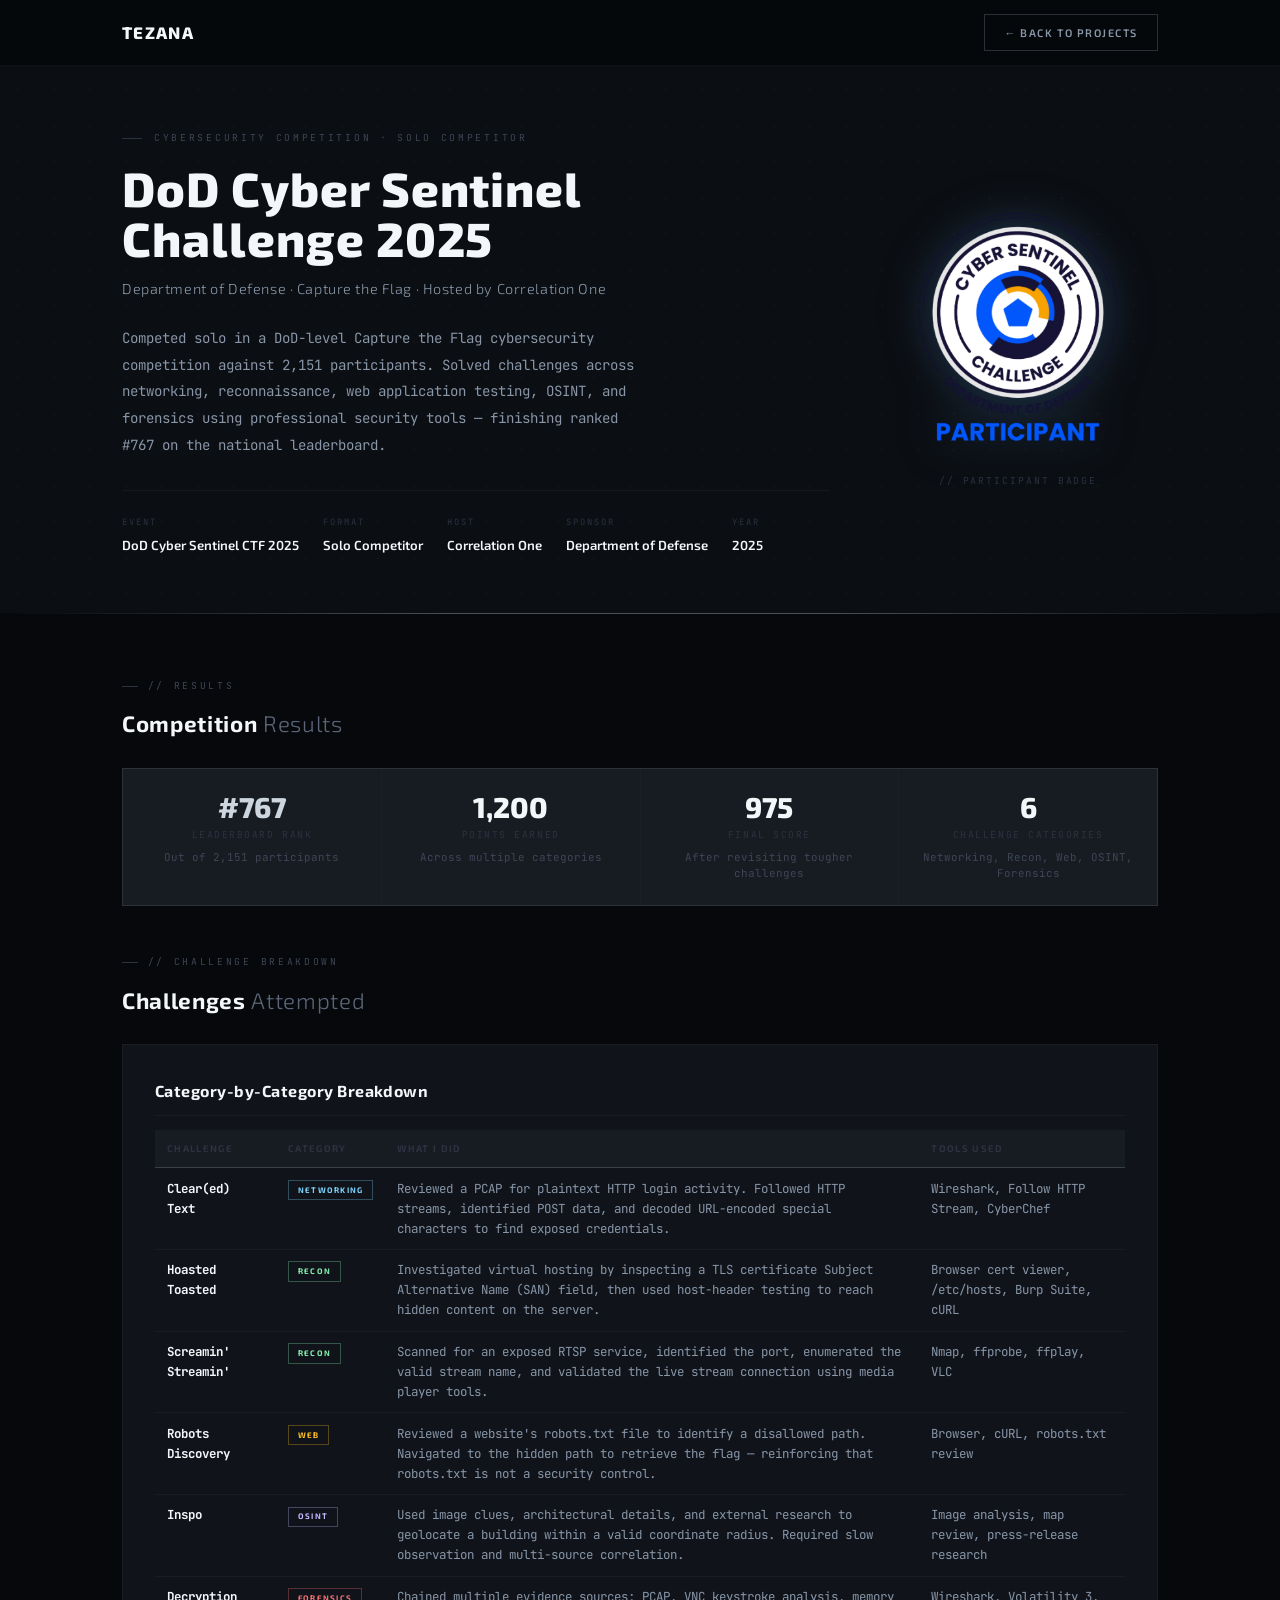
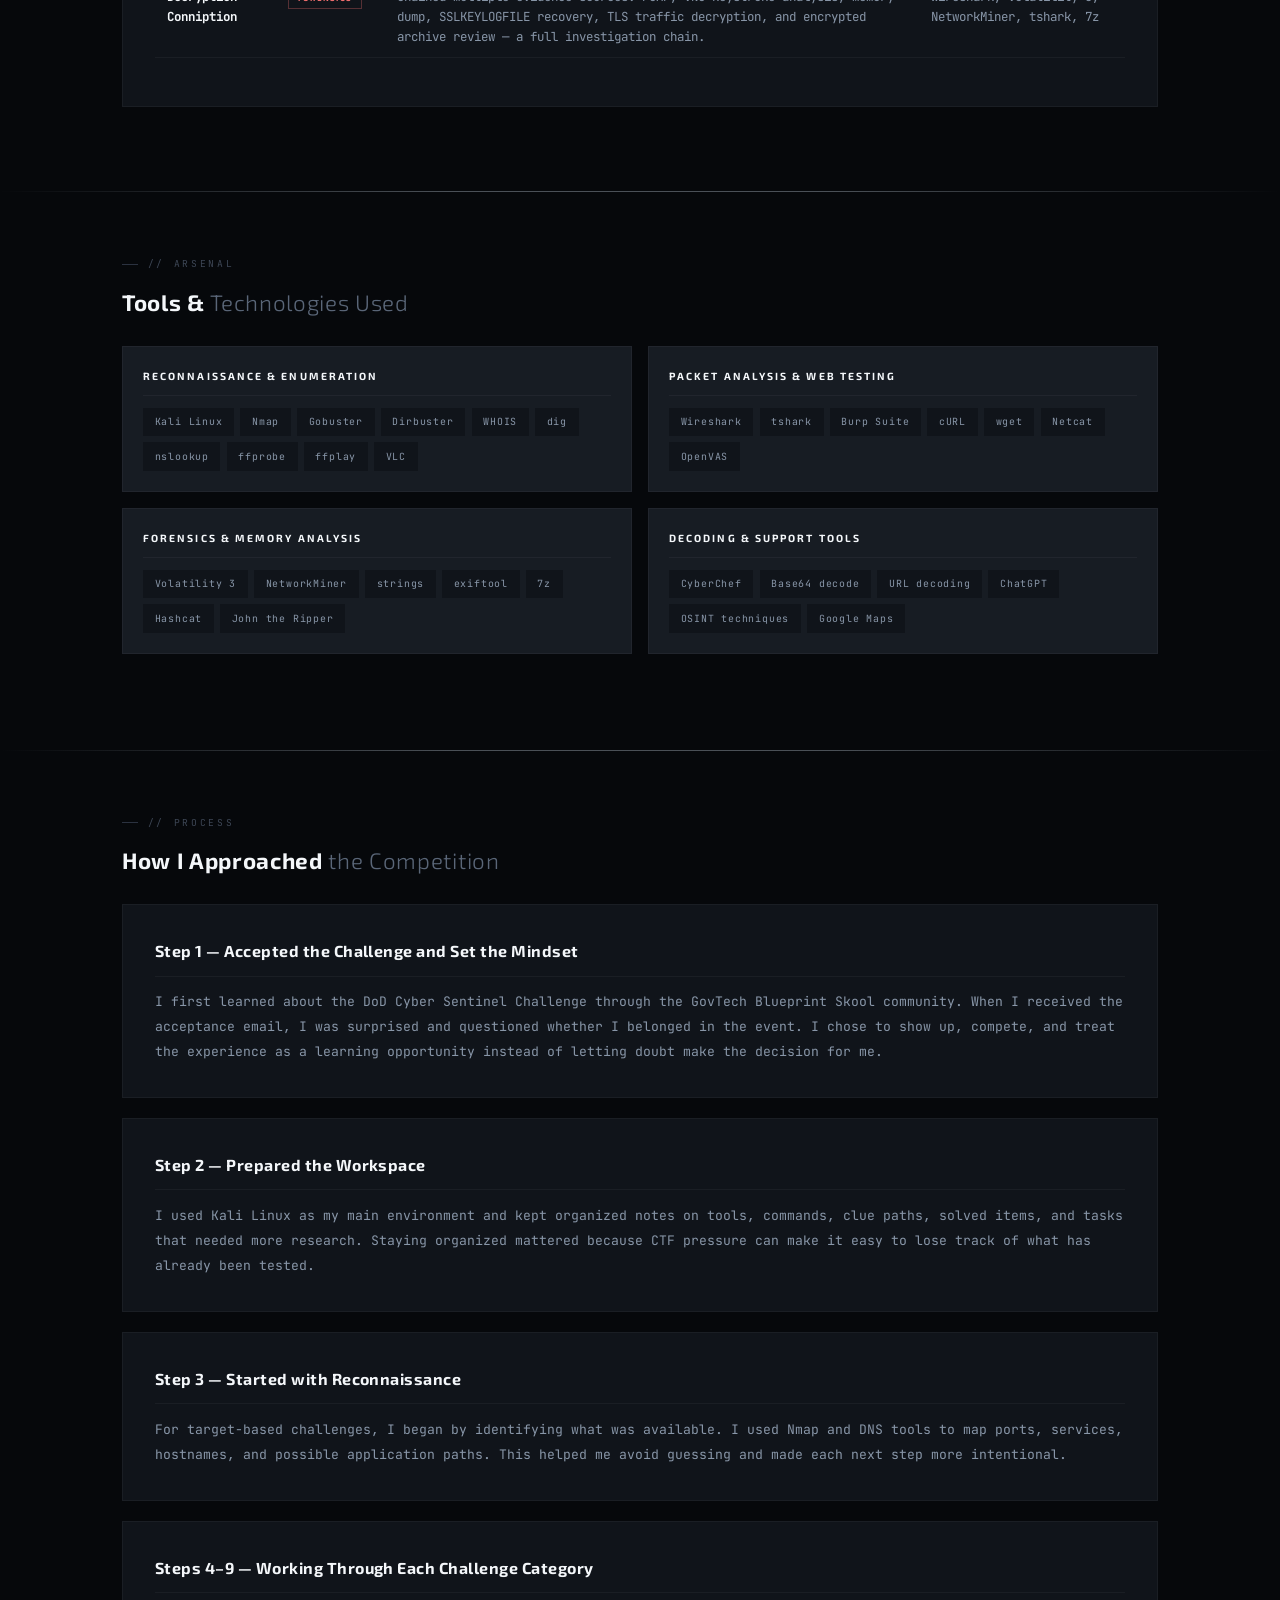
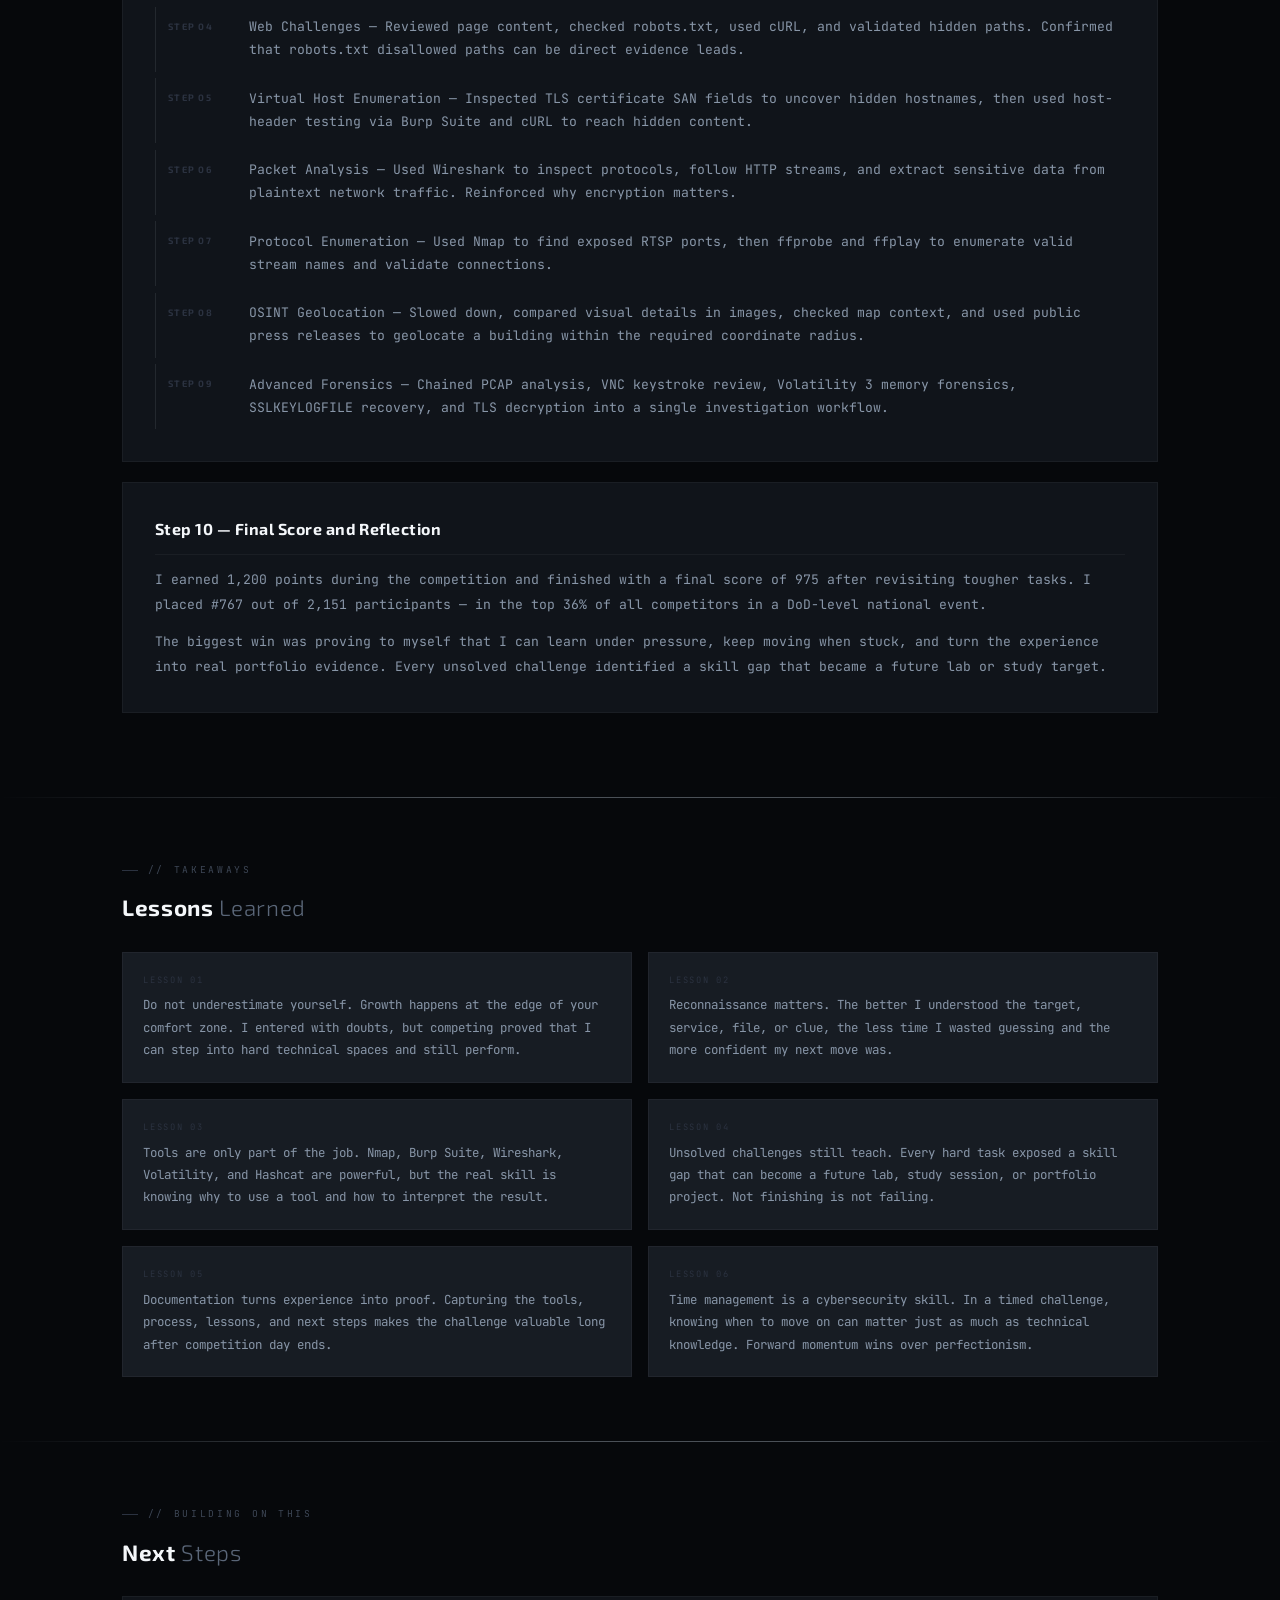
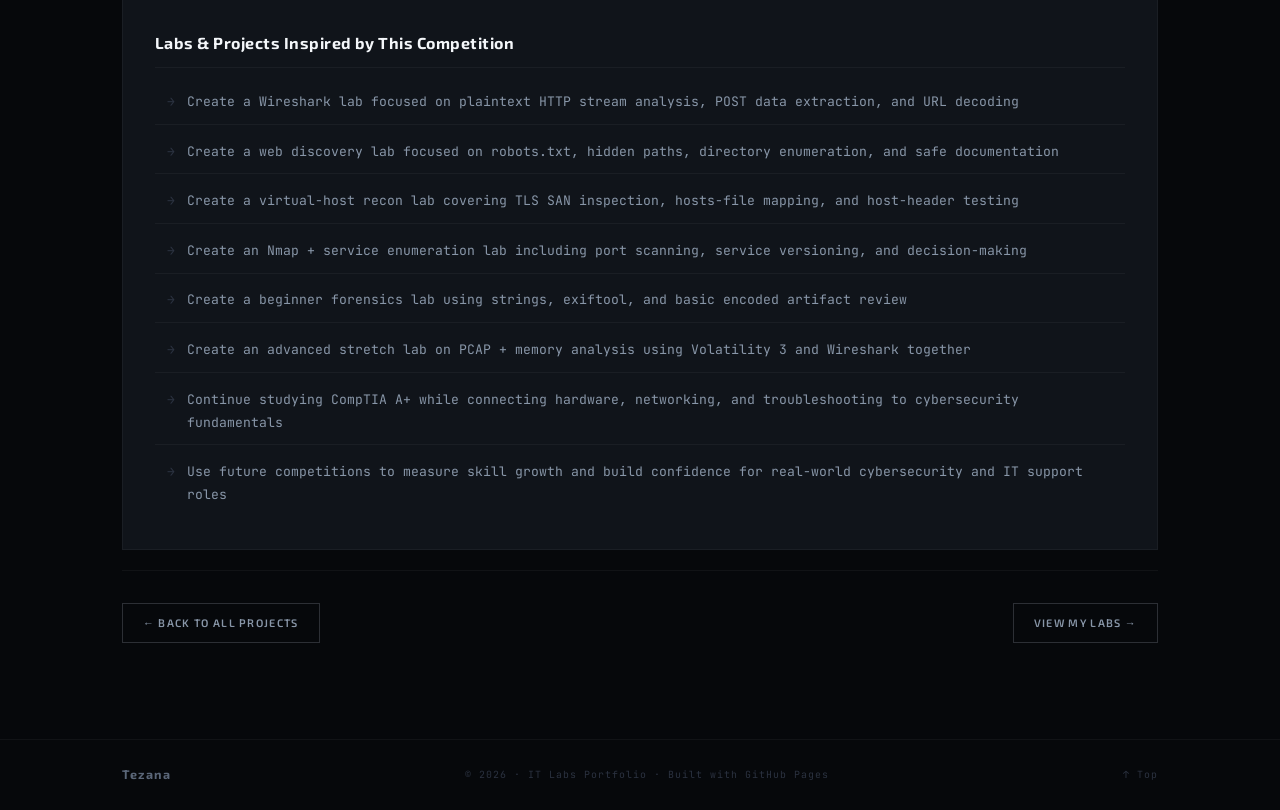
<file: dod-cyber-sentinel.html>
<!DOCTYPE html>
<html lang="en">
<head>
  <meta charset="UTF-8"/>
  <meta name="viewport" content="width=device-width, initial-scale=1.0"/>
  <title>DoD Cyber Sentinel Challenge 2025 | Tezana</title>
  <link rel="preconnect" href="https://fonts.googleapis.com">
  <link href="https://fonts.googleapis.com/css2?family=Exo+2:wght@300;400;600;700;800&family=JetBrains+Mono:wght@300;400;500&display=swap" rel="stylesheet">
<style>
*,*::before,*::after{box-sizing:border-box;margin:0;padding:0}
html{scroll-behavior:smooth}
:root{
  --void:#06080b;--abyss:#0b0e12;--deep:#10141a;--coal:#171c23;
  --gun:#1f252e;--steel:#2b3240;--dim:#3d4655;--mid:#5a6678;
  --silver:#8896a8;--mist:#b0bcc8;--fog:#cdd5de;--white:#f4f7fa;
  --b0:rgba(176,188,200,.06);--b1:rgba(176,188,200,.12);
  --b2:rgba(176,188,200,.22);--b3:rgba(176,188,200,.40);
  --glow-sm:0 0 16px rgba(176,188,200,.12);
  --glow-md:0 0 30px rgba(176,188,200,.18);
  --fh:'Exo 2',sans-serif;--fm:'JetBrains Mono',monospace;
  --nav:66px;--max:1100px;
}
body{background:var(--void);color:var(--mist);font-family:var(--fm);font-size:.875rem;line-height:1.75;overflow-x:hidden}
a{color:inherit;text-decoration:none}
img{display:block;max-width:100%}
::-webkit-scrollbar{width:4px}
::-webkit-scrollbar-track{background:var(--abyss)}
::-webkit-scrollbar-thumb{background:var(--steel);border-radius:2px}
.wrap{max-width:var(--max);margin:0 auto;padding:0 2rem}
.sec{padding:4rem 0}
.ruled{height:1px;background:linear-gradient(90deg,transparent,var(--b3) 35%,var(--b3) 65%,transparent)}

/* NAV */
#nav{position:fixed;top:0;left:0;right:0;z-index:600;height:var(--nav);background:rgba(6,8,11,.92);backdrop-filter:blur(24px);border-bottom:1px solid var(--b0);display:flex;align-items:center;transition:border-color .3s,box-shadow .3s}
#nav.scrolled{border-bottom-color:var(--b2);box-shadow:0 4px 32px rgba(0,0,0,.55)}
#nav .wrap{display:flex;align-items:center;justify-content:space-between;width:100%}
.nav-logo{font-family:var(--fh);font-size:1.05rem;font-weight:800;letter-spacing:.08em;color:var(--white)}
.back-btn{display:inline-flex;align-items:center;gap:.5rem;font-family:var(--fh);font-size:.68rem;font-weight:600;letter-spacing:.14em;text-transform:uppercase;padding:.5rem 1.2rem;border:1px solid var(--b2);color:var(--silver);background:transparent;transition:all .2s}
.back-btn:hover{border-color:var(--b3);color:var(--white);background:var(--gun)}

/* HERO */
#hero{padding-top:calc(var(--nav) + 4rem);padding-bottom:3.5rem;background:var(--abyss);position:relative;overflow:hidden}
#hero::before{content:'';position:absolute;inset:0;background-image:radial-gradient(circle,rgba(176,188,200,.04) 1px,transparent 1px);background-size:36px 36px;pointer-events:none}
.proj-eyebrow{display:flex;align-items:center;gap:.75rem;font-family:var(--fm);font-size:.6rem;letter-spacing:.28em;text-transform:uppercase;color:var(--dim);margin-bottom:1rem}
.proj-eyebrow::before{content:'';width:20px;height:1px;background:var(--steel)}
h1.proj-title{font-family:var(--fh);font-size:clamp(1.8rem,4vw,3rem);font-weight:800;color:var(--white);line-height:1.05;letter-spacing:.02em;margin-bottom:.75rem}
.proj-sub{font-family:var(--fh);font-size:.9rem;font-weight:300;color:var(--silver);margin-bottom:1.5rem;letter-spacing:.04em}
.proj-desc{font-size:.88rem;line-height:1.9;color:var(--silver);max-width:65ch;margin-bottom:2rem}
.meta-row{display:flex;flex-wrap:wrap;gap:1.5rem;padding-top:1.5rem;border-top:1px solid var(--b0)}
.meta-item{display:flex;flex-direction:column;gap:.2rem}
.meta-label{font-size:.55rem;letter-spacing:.22em;text-transform:uppercase;color:var(--steel)}
.meta-value{font-family:var(--fh);font-size:.82rem;font-weight:600;color:var(--white)}

/* SCORE CARDS */
.score-grid{display:grid;grid-template-columns:repeat(4,1fr);gap:1px;background:var(--b1);border:1px solid var(--b1);margin-bottom:3rem}
.score-card{background:var(--coal);padding:1.5rem 1.25rem;text-align:center;transition:background .2s}
.score-card:hover{background:var(--gun)}
.score-num{font-family:var(--fh);font-size:1.8rem;font-weight:800;color:var(--white);line-height:1;margin-bottom:.35rem}
.score-num.highlight{color:var(--fog)}
.score-label{font-size:.6rem;letter-spacing:.16em;text-transform:uppercase;color:var(--steel)}
.score-note{font-size:.68rem;color:var(--dim);margin-top:.3rem;line-height:1.5}

/* EYEBROW + TITLE */
.eyebrow{font-family:var(--fm);font-size:.6rem;letter-spacing:.28em;text-transform:uppercase;color:var(--dim);display:flex;align-items:center;gap:.6rem;margin-bottom:.6rem}
.eyebrow::before{content:'';width:16px;height:1px;background:var(--steel)}
.sec-title{font-family:var(--fh);font-size:1.4rem;font-weight:700;color:var(--white);letter-spacing:.03em;margin-bottom:1.5rem}
.sec-title span{color:var(--mid);font-weight:300}

/* CHALLENGE BREAKDOWN TABLE */
.challenge-table{width:100%;border-collapse:collapse;font-size:.78rem;margin-bottom:1rem}
.challenge-table th{font-family:var(--fh);font-size:.6rem;letter-spacing:.14em;text-transform:uppercase;color:var(--steel);padding:.65rem .75rem;border-bottom:1px solid var(--b2);text-align:left;background:var(--coal)}
.challenge-table td{padding:.65rem .75rem;border-bottom:1px solid var(--b0);color:var(--silver);vertical-align:top;line-height:1.6}
.challenge-table tr:hover td{background:var(--coal)}
.cat-badge{display:inline-block;font-family:var(--fh);font-size:.5rem;font-weight:700;letter-spacing:.16em;text-transform:uppercase;padding:.18rem .55rem;border:1px solid currentColor;white-space:nowrap}
.cat-net{color:#7dd3fc;border-color:rgba(125,211,252,.3)}
.cat-recon{color:#86efac;border-color:rgba(134,239,172,.3)}
.cat-web{color:#fbbf24;border-color:rgba(251,191,36,.3)}
.cat-osint{color:#c4b5fd;border-color:rgba(196,181,253,.3)}
.cat-forensics{color:#f87171;border-color:rgba(248,113,113,.3)}

/* TOOLS GRID */
.tools-grid{display:grid;grid-template-columns:repeat(2,1fr);gap:1rem;margin-bottom:2rem}
.tool-group{background:var(--coal);border:1px solid var(--b0);padding:1.25rem;transition:border-color .2s}
.tool-group:hover{border-color:var(--b1)}
.tool-group-title{font-family:var(--fh);font-size:.65rem;font-weight:700;letter-spacing:.2em;text-transform:uppercase;color:var(--white);padding-bottom:.6rem;margin-bottom:.75rem;border-bottom:1px solid var(--b0)}
.tool-tags{display:flex;flex-wrap:wrap;gap:.4rem}
.tool-tag{font-size:.62rem;letter-spacing:.08em;padding:.28rem .66rem;background:var(--deep);color:var(--silver);border:1px solid transparent;transition:all .2s}
.tool-tag:hover{border-color:var(--b2);background:var(--gun);color:var(--white)}

/* WRITE-UP BLOCKS */
.writeup-block{background:var(--deep);border:1px solid var(--b0);padding:2rem;margin-bottom:1.25rem;transition:border-color .2s}
.writeup-block:hover{border-color:var(--b1)}
.writeup-block h3{font-family:var(--fh);font-size:1rem;font-weight:700;color:var(--white);margin-bottom:.85rem;letter-spacing:.03em;padding-bottom:.65rem;border-bottom:1px solid var(--b0)}
.writeup-block p{font-size:.82rem;line-height:1.9;color:var(--silver);margin-bottom:.75rem}
.writeup-block p:last-child{margin-bottom:0}

/* STEP LIST */
.step-list{list-style:none;display:flex;flex-direction:column;gap:.4rem}
.step-list li{display:flex;gap:1rem;align-items:flex-start;font-size:.82rem;color:var(--silver);padding:.6rem .75rem;border-left:1px solid var(--b1);transition:background .2s,border-color .2s}
.step-list li:hover{background:var(--coal);border-color:var(--b2)}
.step-num{font-family:var(--fh);font-size:.58rem;font-weight:700;letter-spacing:.14em;color:var(--steel);white-space:nowrap;padding-top:.15rem;min-width:65px}

/* LESSONS */
.lessons-grid{display:grid;grid-template-columns:repeat(2,1fr);gap:1rem}
.lesson-card{background:var(--coal);border:1px solid var(--b0);padding:1.25rem;transition:border-color .2s}
.lesson-card:hover{border-color:var(--b1)}
.lesson-num{font-family:var(--fm);font-size:.55rem;letter-spacing:.2em;color:var(--steel);margin-bottom:.4rem}
.lesson-text{font-size:.78rem;line-height:1.8;color:var(--silver)}

/* NEXT STEPS */
.next-list{list-style:none;display:flex;flex-direction:column;gap:.4rem}
.next-list li{font-size:.82rem;color:var(--silver);padding:.6rem .75rem .6rem 2rem;border-bottom:1px solid var(--b0);position:relative;transition:background .2s}
.next-list li:last-child{border-bottom:none}
.next-list li:hover{background:var(--coal)}
.next-list li::before{content:'→';position:absolute;left:.75rem;color:var(--steel)}

/* PROJ NAV */
.proj-nav{display:flex;justify-content:space-between;align-items:center;padding:2rem 0;border-top:1px solid var(--b0)}
.proj-nav a{display:inline-flex;align-items:center;gap:.5rem;font-family:var(--fh);font-size:.68rem;font-weight:600;letter-spacing:.12em;text-transform:uppercase;padding:.6rem 1.25rem;border:1px solid var(--b2);color:var(--silver);transition:all .2s}
.proj-nav a:hover{border-color:var(--b3);color:var(--white);background:var(--gun)}

/* FOOTER */
footer{border-top:1px solid var(--b0);padding:1.5rem 0}
footer .wrap{display:flex;justify-content:space-between;align-items:center;font-size:.62rem;letter-spacing:.1em;color:var(--steel)}
footer a{transition:color .2s}
footer a:hover{color:var(--white)}
.f-brand{font-family:var(--fh);font-size:.78rem;font-weight:700;color:var(--mid)}

/* REVEAL */
.reveal{opacity:0;transform:translateY(20px);transition:opacity .65s ease,transform .65s ease}
.reveal.on{opacity:1;transform:none}

/* RESPONSIVE */
@media(max-width:900px){
  .score-grid{grid-template-columns:repeat(2,1fr)}
  .tools-grid{grid-template-columns:1fr}
  .lessons-grid{grid-template-columns:1fr}
  .proj-nav{flex-direction:column;gap:1rem;text-align:center}
}
@media(max-width:540px){
  .wrap{padding:0 1.2rem}
  .sec{padding:3rem 0}
  .challenge-table{font-size:.7rem}
}
</style>
</head>
<body>

<!-- NAV -->
<nav id="nav">
  <div class="wrap">
    <a href="index.html" class="nav-logo">TEZANA</a>
    <a href="index.html#projects" class="back-btn">← Back to Projects</a>
  </div>
</nav>

<!-- HERO -->
<section id="hero">
  <div class="wrap">
    <div style="display:grid;grid-template-columns:1fr 280px;gap:3rem;align-items:center">
      <div>
        <div class="proj-eyebrow">Cybersecurity Competition · Solo Competitor</div>
        <h1 class="proj-title">DoD Cyber Sentinel<br>Challenge 2025</h1>
        <p class="proj-sub">Department of Defense · Capture the Flag · Hosted by Correlation One</p>
        <p class="proj-desc">
          Competed solo in a DoD-level Capture the Flag cybersecurity competition against
          2,151 participants. Solved challenges across networking, reconnaissance, web application
          testing, OSINT, and forensics using professional security tools — finishing ranked
          #767 on the national leaderboard.
        </p>
        <div class="meta-row">
          <div class="meta-item">
            <span class="meta-label">Event</span>
            <span class="meta-value">DoD Cyber Sentinel CTF 2025</span>
          </div>
          <div class="meta-item">
            <span class="meta-label">Format</span>
            <span class="meta-value">Solo Competitor</span>
          </div>
          <div class="meta-item">
            <span class="meta-label">Host</span>
            <span class="meta-value">Correlation One</span>
          </div>
          <div class="meta-item">
            <span class="meta-label">Sponsor</span>
            <span class="meta-value">Department of Defense</span>
          </div>
          <div class="meta-item">
            <span class="meta-label">Year</span>
            <span class="meta-value">2025</span>
          </div>
        </div>
      </div>
      <div style="display:flex;flex-direction:column;align-items:center;gap:1rem">
        <img
          src="assets/images/dod-badge.png"
          alt="DoD Cyber Sentinel Challenge 2025 Participant Badge"
          style="width:100%;max-width:260px;filter:drop-shadow(0 0 24px rgba(88,166,255,.25))"
        />
        <div style="font-family:var(--fm);font-size:.6rem;letter-spacing:.2em;text-transform:uppercase;color:var(--steel);text-align:center">// Participant Badge</div>
      </div>
    </div>
  </div>
</section>

<div class="ruled"></div>

<!-- SCORE CARDS -->
<section class="sec">
  <div class="wrap">
    <div class="eyebrow">// Results</div>
    <h2 class="sec-title">Competition <span>Results</span></h2>

    <div class="score-grid reveal">
      <div class="score-card">
        <div class="score-num highlight">#767</div>
        <div class="score-label">Leaderboard Rank</div>
        <div class="score-note">Out of 2,151 participants</div>
      </div>
      <div class="score-card">
        <div class="score-num">1,200</div>
        <div class="score-label">Points Earned</div>
        <div class="score-note">Across multiple categories</div>
      </div>
      <div class="score-card">
        <div class="score-num">975</div>
        <div class="score-label">Final Score</div>
        <div class="score-note">After revisiting tougher challenges</div>
      </div>
      <div class="score-card">
        <div class="score-num">6</div>
        <div class="score-label">Challenge Categories</div>
        <div class="score-note">Networking, Recon, Web, OSINT, Forensics</div>
      </div>
    </div>

    <!-- CHALLENGE BREAKDOWN -->
    <div class="eyebrow">// Challenge Breakdown</div>
    <h2 class="sec-title">Challenges <span>Attempted</span></h2>

    <div class="writeup-block reveal">
      <h3>Category-by-Category Breakdown</h3>
      <table class="challenge-table">
        <thead>
          <tr>
            <th>Challenge</th>
            <th>Category</th>
            <th>What I Did</th>
            <th>Tools Used</th>
          </tr>
        </thead>
        <tbody>
          <tr>
            <td><strong style="color:var(--white)">Clear(ed) Text</strong></td>
            <td><span class="cat-badge cat-net">Networking</span></td>
            <td>Reviewed a PCAP for plaintext HTTP login activity. Followed HTTP streams, identified POST data, and decoded URL-encoded special characters to find exposed credentials.</td>
            <td>Wireshark, Follow HTTP Stream, CyberChef</td>
          </tr>
          <tr>
            <td><strong style="color:var(--white)">Hoasted Toasted</strong></td>
            <td><span class="cat-badge cat-recon">Recon</span></td>
            <td>Investigated virtual hosting by inspecting a TLS certificate Subject Alternative Name (SAN) field, then used host-header testing to reach hidden content on the server.</td>
            <td>Browser cert viewer, /etc/hosts, Burp Suite, cURL</td>
          </tr>
          <tr>
            <td><strong style="color:var(--white)">Screamin' Streamin'</strong></td>
            <td><span class="cat-badge cat-recon">Recon</span></td>
            <td>Scanned for an exposed RTSP service, identified the port, enumerated the valid stream name, and validated the live stream connection using media player tools.</td>
            <td>Nmap, ffprobe, ffplay, VLC</td>
          </tr>
          <tr>
            <td><strong style="color:var(--white)">Robots Discovery</strong></td>
            <td><span class="cat-badge cat-web">Web</span></td>
            <td>Reviewed a website's robots.txt file to identify a disallowed path. Navigated to the hidden path to retrieve the flag — reinforcing that robots.txt is not a security control.</td>
            <td>Browser, cURL, robots.txt review</td>
          </tr>
          <tr>
            <td><strong style="color:var(--white)">Inspo</strong></td>
            <td><span class="cat-badge cat-osint">OSINT</span></td>
            <td>Used image clues, architectural details, and external research to geolocate a building within a valid coordinate radius. Required slow observation and multi-source correlation.</td>
            <td>Image analysis, map review, press-release research</td>
          </tr>
          <tr>
            <td><strong style="color:var(--white)">Decryption Conniption</strong></td>
            <td><span class="cat-badge cat-forensics">Forensics</span></td>
            <td>Chained multiple evidence sources: PCAP, VNC keystroke analysis, memory dump, SSLKEYLOGFILE recovery, TLS traffic decryption, and encrypted archive review — a full investigation chain.</td>
            <td>Wireshark, Volatility 3, NetworkMiner, tshark, 7z</td>
          </tr>
        </tbody>
      </table>
    </div>
  </div>
</section>

<div class="ruled"></div>

<!-- TOOLS -->
<section class="sec">
  <div class="wrap">
    <div class="eyebrow">// Arsenal</div>
    <h2 class="sec-title">Tools &amp; <span>Technologies Used</span></h2>

    <div class="tools-grid reveal">

      <div class="tool-group">
        <div class="tool-group-title">Reconnaissance &amp; Enumeration</div>
        <div class="tool-tags">
          <span class="tool-tag">Kali Linux</span>
          <span class="tool-tag">Nmap</span>
          <span class="tool-tag">Gobuster</span>
          <span class="tool-tag">Dirbuster</span>
          <span class="tool-tag">WHOIS</span>
          <span class="tool-tag">dig</span>
          <span class="tool-tag">nslookup</span>
          <span class="tool-tag">ffprobe</span>
          <span class="tool-tag">ffplay</span>
          <span class="tool-tag">VLC</span>
        </div>
      </div>

      <div class="tool-group">
        <div class="tool-group-title">Packet Analysis &amp; Web Testing</div>
        <div class="tool-tags">
          <span class="tool-tag">Wireshark</span>
          <span class="tool-tag">tshark</span>
          <span class="tool-tag">Burp Suite</span>
          <span class="tool-tag">cURL</span>
          <span class="tool-tag">wget</span>
          <span class="tool-tag">Netcat</span>
          <span class="tool-tag">OpenVAS</span>
        </div>
      </div>

      <div class="tool-group">
        <div class="tool-group-title">Forensics &amp; Memory Analysis</div>
        <div class="tool-tags">
          <span class="tool-tag">Volatility 3</span>
          <span class="tool-tag">NetworkMiner</span>
          <span class="tool-tag">strings</span>
          <span class="tool-tag">exiftool</span>
          <span class="tool-tag">7z</span>
          <span class="tool-tag">Hashcat</span>
          <span class="tool-tag">John the Ripper</span>
        </div>
      </div>

      <div class="tool-group">
        <div class="tool-group-title">Decoding &amp; Support Tools</div>
        <div class="tool-tags">
          <span class="tool-tag">CyberChef</span>
          <span class="tool-tag">Base64 decode</span>
          <span class="tool-tag">URL decoding</span>
          <span class="tool-tag">ChatGPT</span>
          <span class="tool-tag">OSINT techniques</span>
          <span class="tool-tag">Google Maps</span>
        </div>
      </div>

    </div>
  </div>
</section>

<div class="ruled"></div>

<!-- WRITE-UP -->
<section class="sec">
  <div class="wrap">
    <div class="eyebrow">// Process</div>
    <h2 class="sec-title">How I Approached <span>the Competition</span></h2>

    <div class="writeup-block reveal">
      <h3>Step 1 — Accepted the Challenge and Set the Mindset</h3>
      <p>I first learned about the DoD Cyber Sentinel Challenge through the GovTech Blueprint Skool community. When I received the acceptance email, I was surprised and questioned whether I belonged in the event. I chose to show up, compete, and treat the experience as a learning opportunity instead of letting doubt make the decision for me.</p>
    </div>

    <div class="writeup-block reveal">
      <h3>Step 2 — Prepared the Workspace</h3>
      <p>I used Kali Linux as my main environment and kept organized notes on tools, commands, clue paths, solved items, and tasks that needed more research. Staying organized mattered because CTF pressure can make it easy to lose track of what has already been tested.</p>
    </div>

    <div class="writeup-block reveal">
      <h3>Step 3 — Started with Reconnaissance</h3>
      <p>For target-based challenges, I began by identifying what was available. I used Nmap and DNS tools to map ports, services, hostnames, and possible application paths. This helped me avoid guessing and made each next step more intentional.</p>
    </div>

    <div class="writeup-block reveal">
      <h3>Steps 4–9 — Working Through Each Challenge Category</h3>
      <ul class="step-list">
        <li><span class="step-num">STEP 04</span>Web Challenges — Reviewed page content, checked robots.txt, used cURL, and validated hidden paths. Confirmed that robots.txt disallowed paths can be direct evidence leads.</li>
        <li><span class="step-num">STEP 05</span>Virtual Host Enumeration — Inspected TLS certificate SAN fields to uncover hidden hostnames, then used host-header testing via Burp Suite and cURL to reach hidden content.</li>
        <li><span class="step-num">STEP 06</span>Packet Analysis — Used Wireshark to inspect protocols, follow HTTP streams, and extract sensitive data from plaintext network traffic. Reinforced why encryption matters.</li>
        <li><span class="step-num">STEP 07</span>Protocol Enumeration — Used Nmap to find exposed RTSP ports, then ffprobe and ffplay to enumerate valid stream names and validate connections.</li>
        <li><span class="step-num">STEP 08</span>OSINT Geolocation — Slowed down, compared visual details in images, checked map context, and used public press releases to geolocate a building within the required coordinate radius.</li>
        <li><span class="step-num">STEP 09</span>Advanced Forensics — Chained PCAP analysis, VNC keystroke review, Volatility 3 memory forensics, SSLKEYLOGFILE recovery, and TLS decryption into a single investigation workflow.</li>
      </ul>
    </div>

    <div class="writeup-block reveal">
      <h3>Step 10 — Final Score and Reflection</h3>
      <p>I earned 1,200 points during the competition and finished with a final score of 975 after revisiting tougher tasks. I placed #767 out of 2,151 participants — in the top 36% of all competitors in a DoD-level national event.</p>
      <p>The biggest win was proving to myself that I can learn under pressure, keep moving when stuck, and turn the experience into real portfolio evidence. Every unsolved challenge identified a skill gap that became a future lab or study target.</p>
    </div>

  </div>
</section>

<div class="ruled"></div>

<!-- LESSONS LEARNED -->
<section class="sec">
  <div class="wrap">
    <div class="eyebrow">// Takeaways</div>
    <h2 class="sec-title">Lessons <span>Learned</span></h2>

    <div class="lessons-grid reveal">

      <div class="lesson-card">
        <div class="lesson-num">LESSON 01</div>
        <div class="lesson-text">Do not underestimate yourself. Growth happens at the edge of your comfort zone. I entered with doubts, but competing proved that I can step into hard technical spaces and still perform.</div>
      </div>

      <div class="lesson-card">
        <div class="lesson-num">LESSON 02</div>
        <div class="lesson-text">Reconnaissance matters. The better I understood the target, service, file, or clue, the less time I wasted guessing and the more confident my next move was.</div>
      </div>

      <div class="lesson-card">
        <div class="lesson-num">LESSON 03</div>
        <div class="lesson-text">Tools are only part of the job. Nmap, Burp Suite, Wireshark, Volatility, and Hashcat are powerful, but the real skill is knowing why to use a tool and how to interpret the result.</div>
      </div>

      <div class="lesson-card">
        <div class="lesson-num">LESSON 04</div>
        <div class="lesson-text">Unsolved challenges still teach. Every hard task exposed a skill gap that can become a future lab, study session, or portfolio project. Not finishing is not failing.</div>
      </div>

      <div class="lesson-card">
        <div class="lesson-num">LESSON 05</div>
        <div class="lesson-text">Documentation turns experience into proof. Capturing the tools, process, lessons, and next steps makes the challenge valuable long after competition day ends.</div>
      </div>

      <div class="lesson-card">
        <div class="lesson-num">LESSON 06</div>
        <div class="lesson-text">Time management is a cybersecurity skill. In a timed challenge, knowing when to move on can matter just as much as technical knowledge. Forward momentum wins over perfectionism.</div>
      </div>

    </div>
  </div>
</section>

<div class="ruled"></div>

<!-- NEXT STEPS -->
<section class="sec">
  <div class="wrap">
    <div class="eyebrow">// Building On This</div>
    <h2 class="sec-title">Next <span>Steps</span></h2>

    <div class="writeup-block reveal">
      <h3>Labs &amp; Projects Inspired by This Competition</h3>
      <ul class="next-list">
        <li>Create a Wireshark lab focused on plaintext HTTP stream analysis, POST data extraction, and URL decoding</li>
        <li>Create a web discovery lab focused on robots.txt, hidden paths, directory enumeration, and safe documentation</li>
        <li>Create a virtual-host recon lab covering TLS SAN inspection, hosts-file mapping, and host-header testing</li>
        <li>Create an Nmap + service enumeration lab including port scanning, service versioning, and decision-making</li>
        <li>Create a beginner forensics lab using strings, exiftool, and basic encoded artifact review</li>
        <li>Create an advanced stretch lab on PCAP + memory analysis using Volatility 3 and Wireshark together</li>
        <li>Continue studying CompTIA A+ while connecting hardware, networking, and troubleshooting to cybersecurity fundamentals</li>
        <li>Use future competitions to measure skill growth and build confidence for real-world cybersecurity and IT support roles</li>
      </ul>
    </div>

    <div class="proj-nav">
      <a href="index.html#projects">← Back to All Projects</a>
      <a href="index.html#labs">View My Labs →</a>
    </div>

  </div>
</section>

<!-- FOOTER -->
<footer>
  <div class="wrap">
    <span class="f-brand">Tezana</span>
    <span>© 2026 · IT Labs Portfolio · Built with GitHub Pages</span>
    <a href="#hero">↑ Top</a>
  </div>
</footer>

<script>
const nav = document.getElementById('nav');
window.addEventListener('scroll', () => nav.classList.toggle('scrolled', scrollY > 40), {passive:true});
const ro = new IntersectionObserver(entries => {
  entries.forEach(e => {
    if (!e.isIntersecting) return;
    e.target.classList.add('on');
    ro.unobserve(e.target);
  });
}, {threshold:.08});
document.querySelectorAll('.reveal').forEach(el => ro.observe(el));
</script>
</body>
</html>
</file>
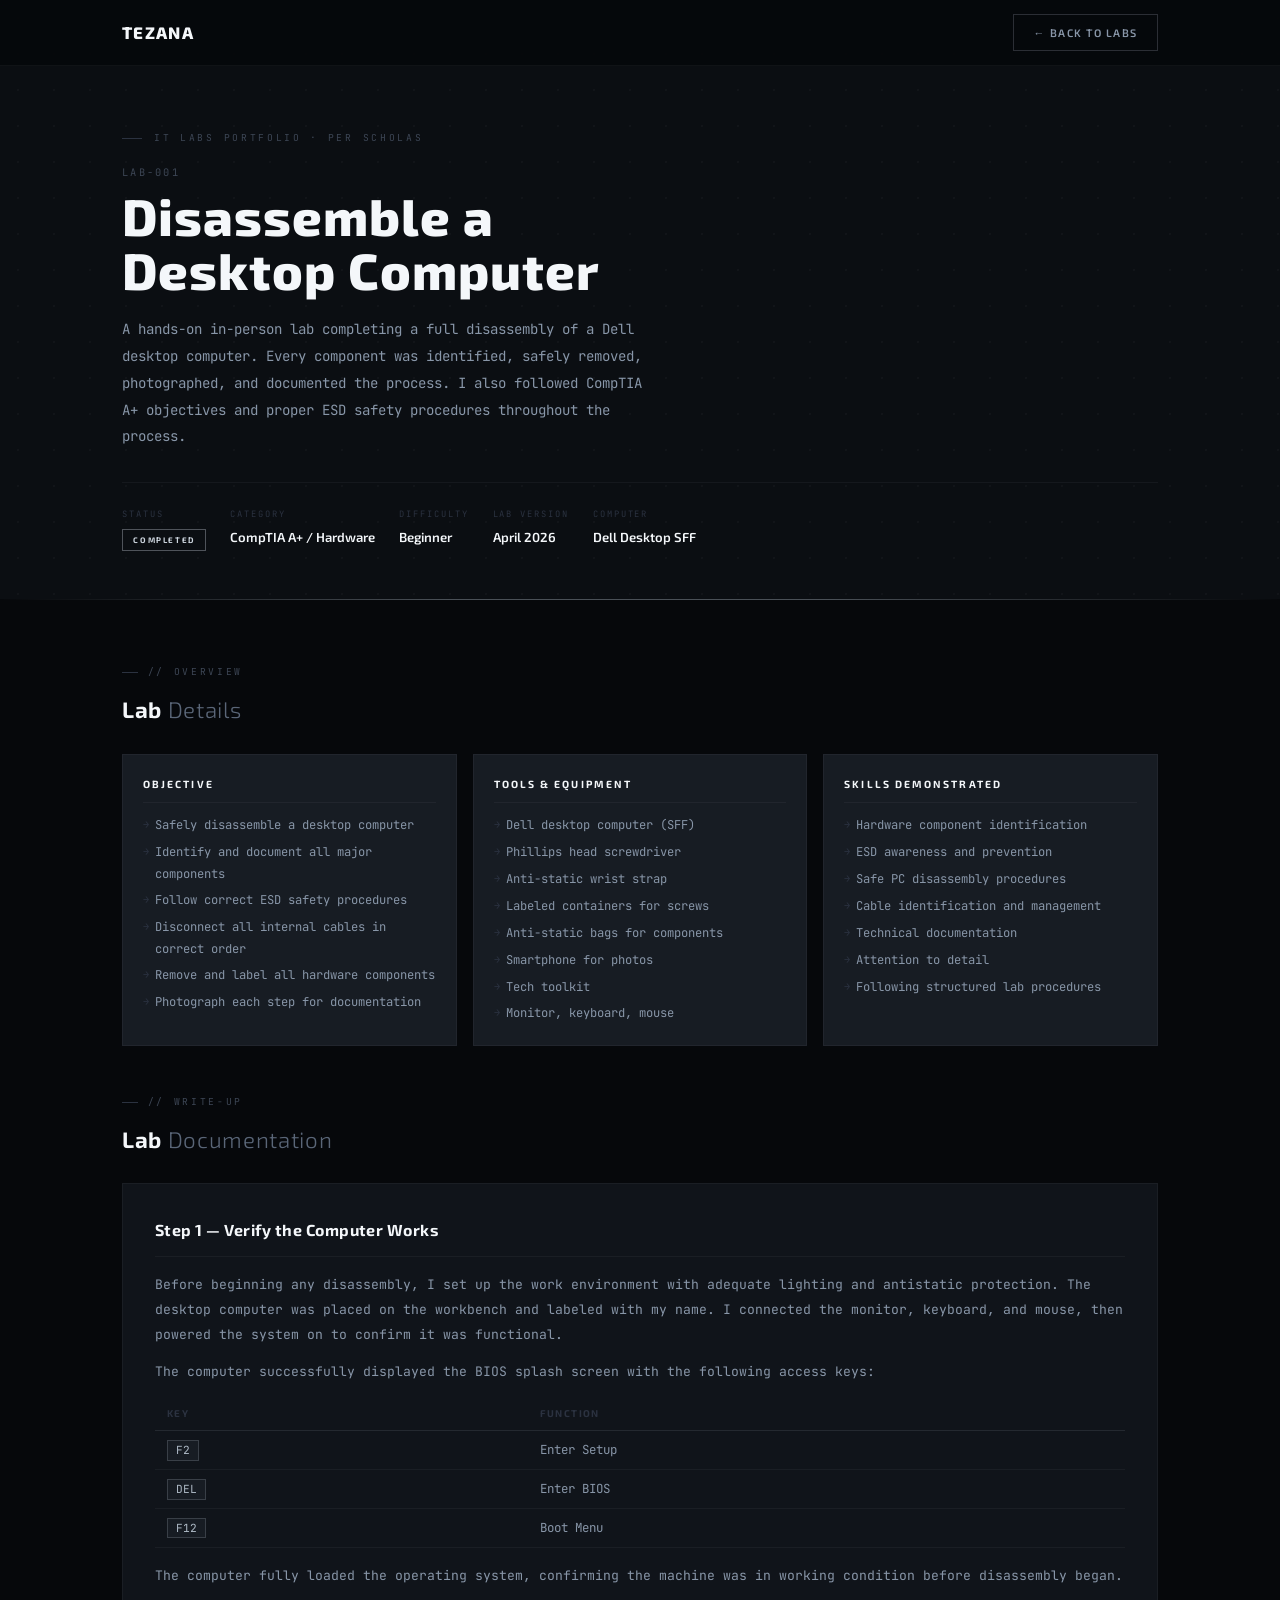
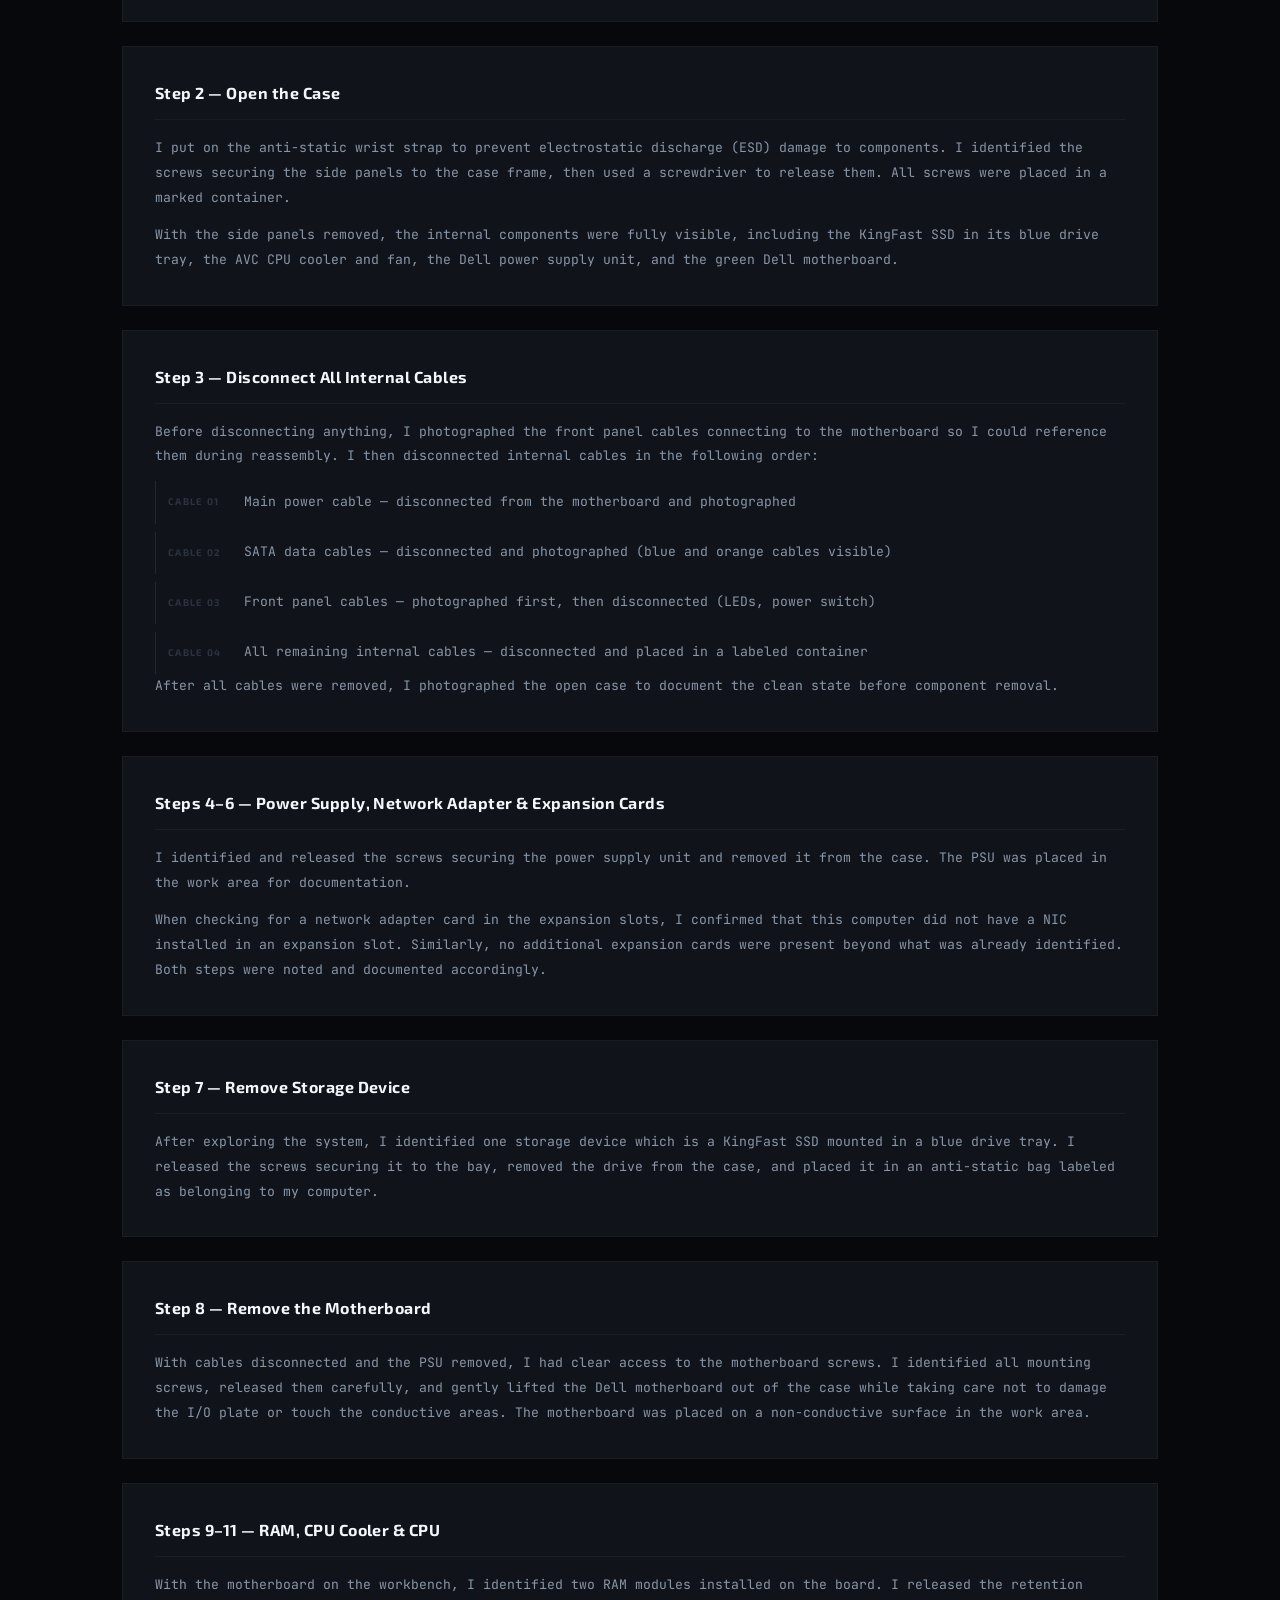
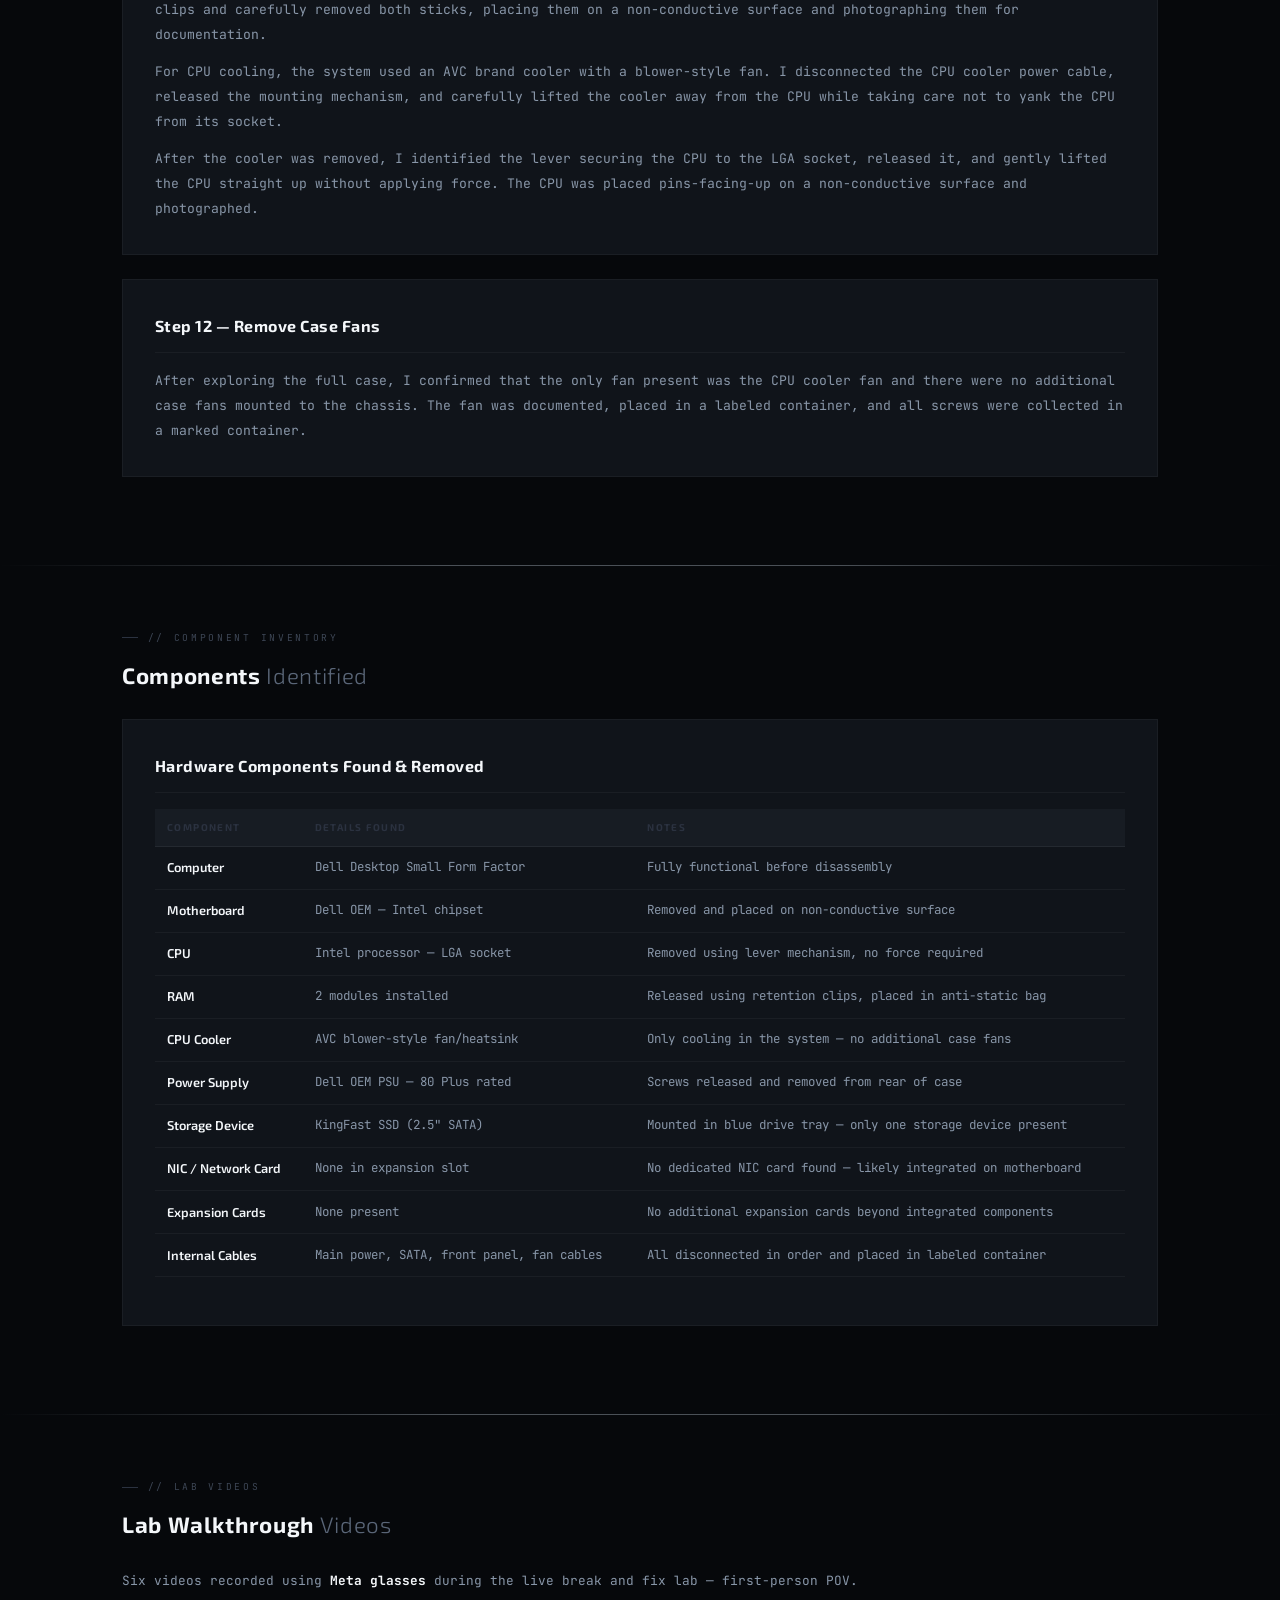
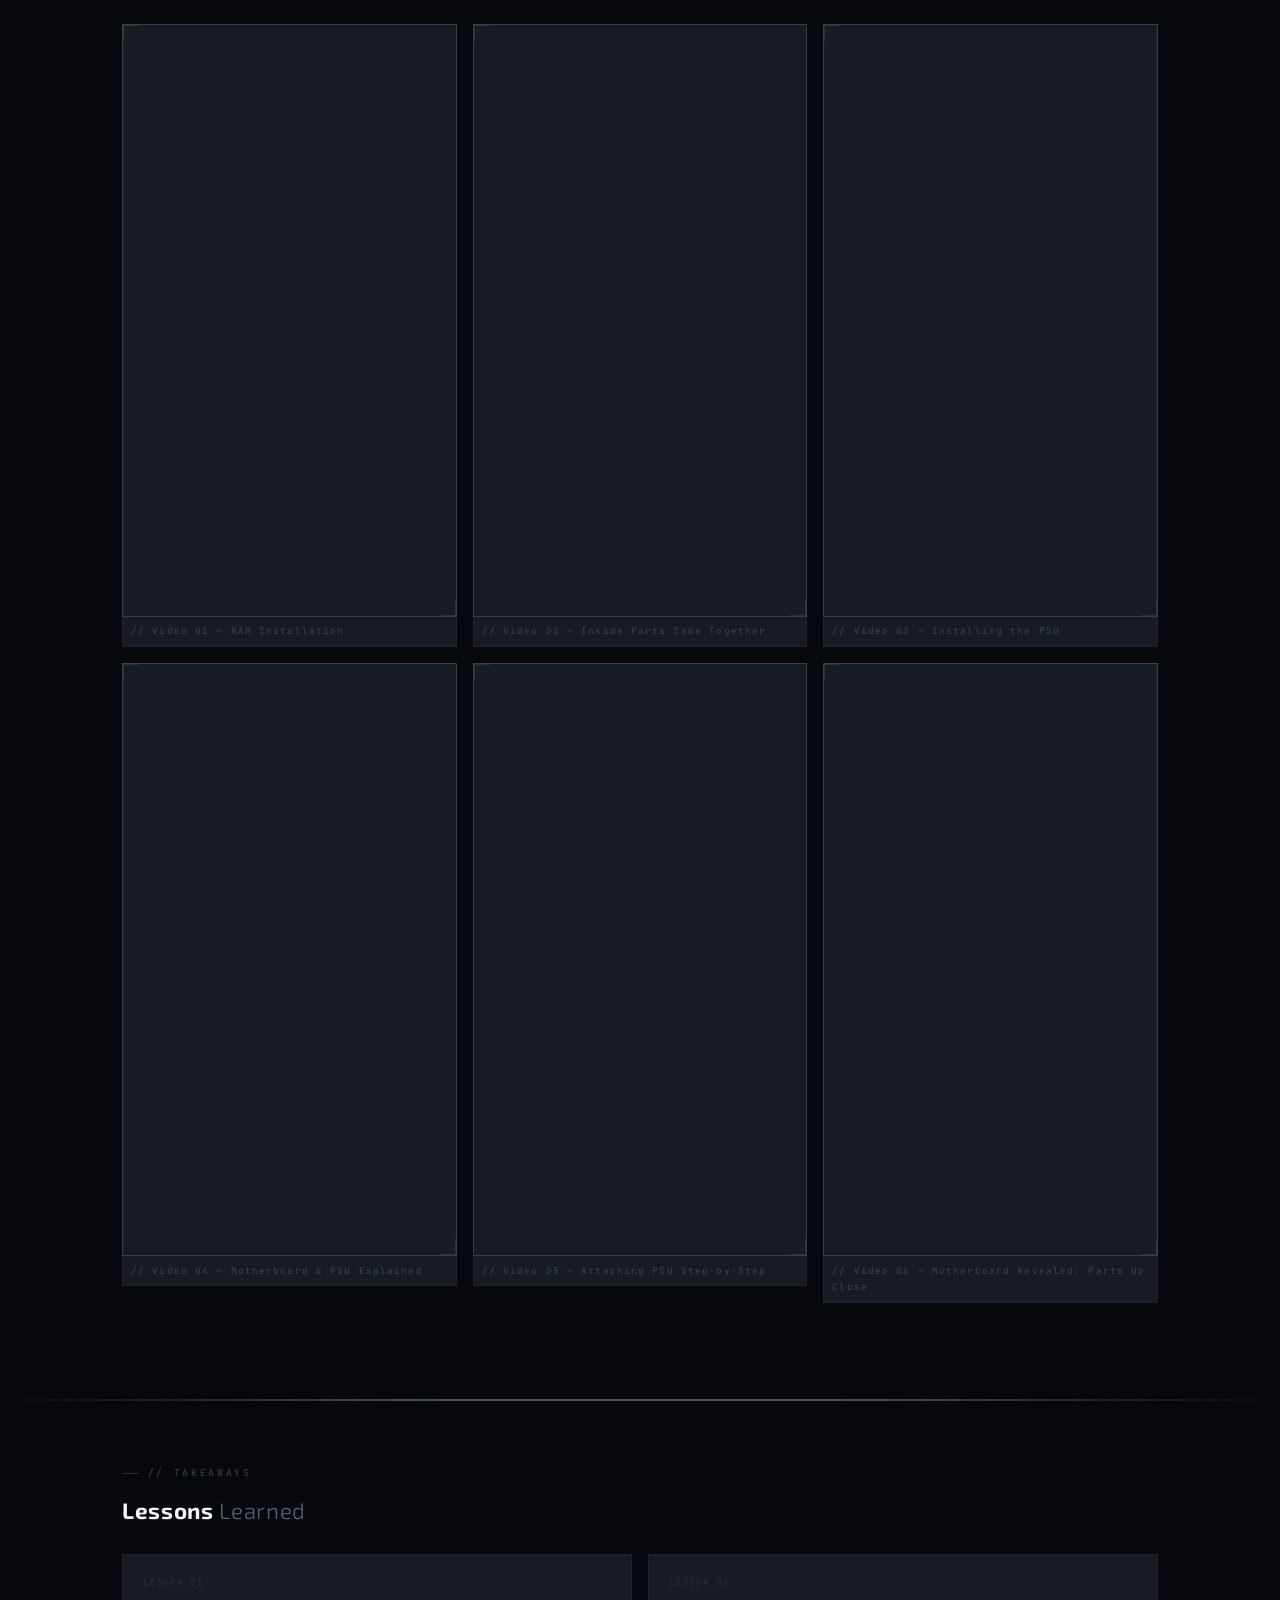
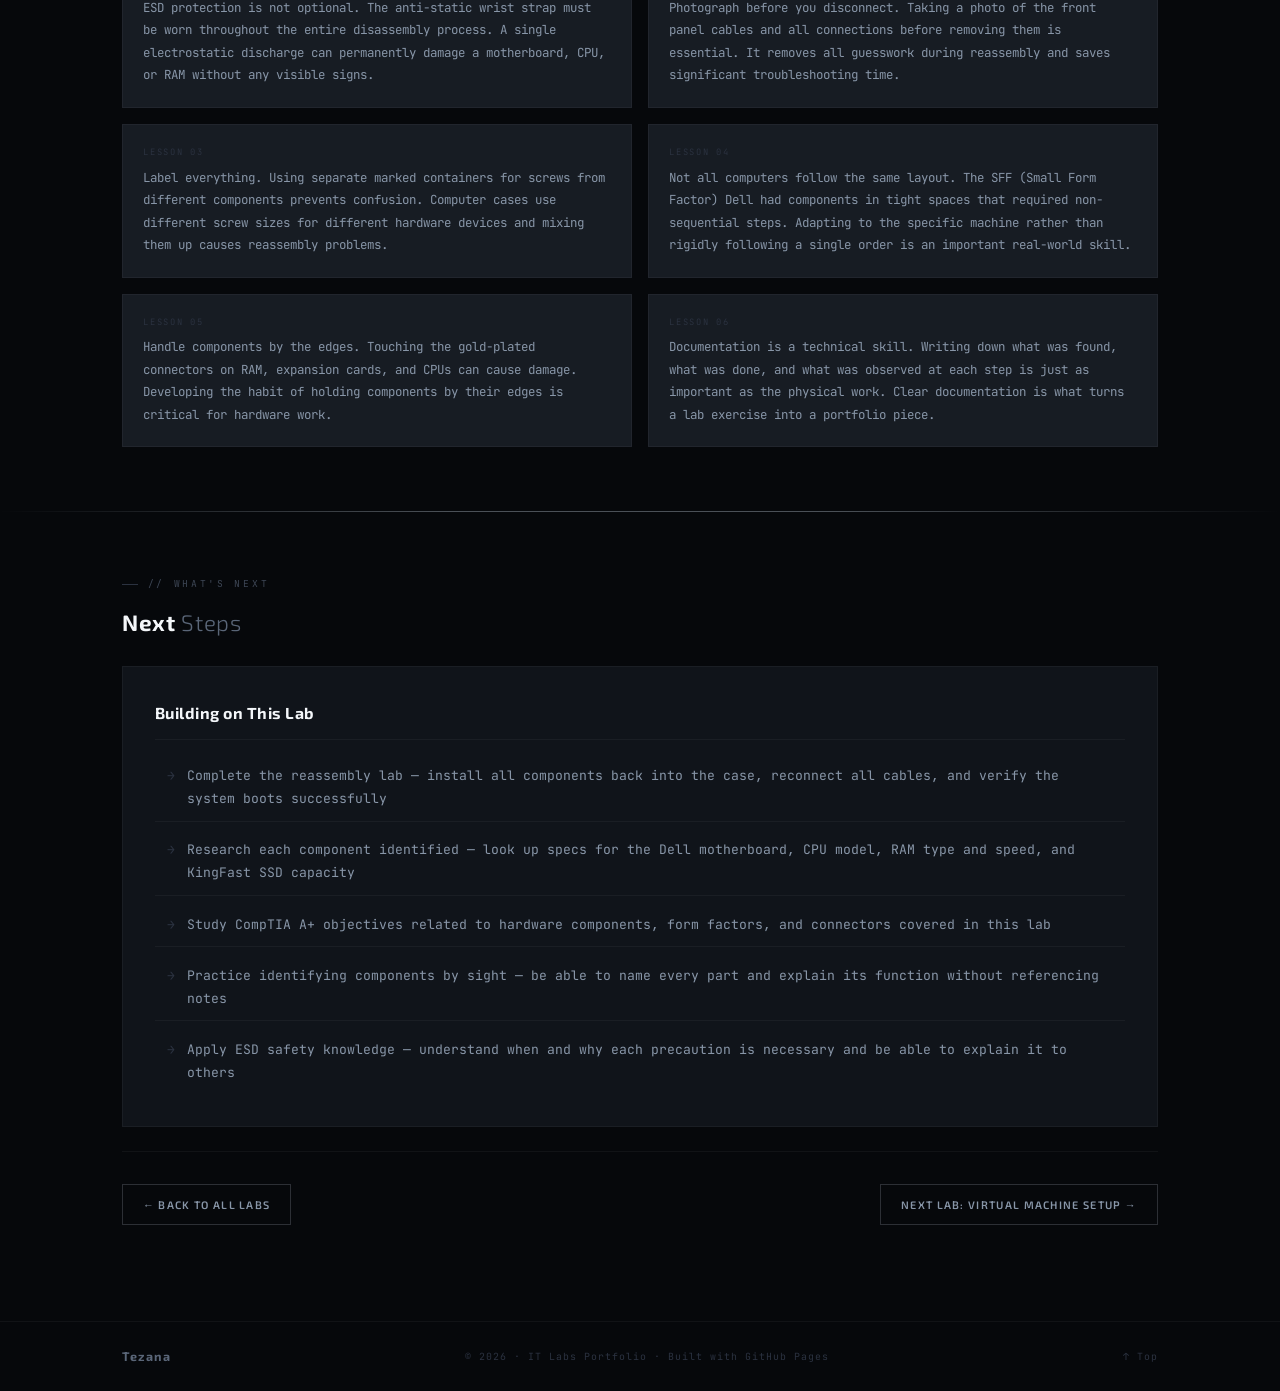
<file: lab-001.html>
<!DOCTYPE html>
<html lang="en">
<head>
  <meta charset="UTF-8"/>
  <meta name="viewport" content="width=device-width, initial-scale=1.0"/>
  <title>LAB-001 | Disassemble a Desktop Computer | Tezana</title>
  <link rel="preconnect" href="https://fonts.googleapis.com">
  <link href="https://fonts.googleapis.com/css2?family=Exo+2:wght@300;400;600;700;800&family=JetBrains+Mono:wght@300;400;500&display=swap" rel="stylesheet">
<style>
*,*::before,*::after{box-sizing:border-box;margin:0;padding:0}
html{scroll-behavior:smooth}
:root{
  --void:#06080b;--abyss:#0b0e12;--deep:#10141a;--coal:#171c23;
  --gun:#1f252e;--steel:#2b3240;--dim:#3d4655;--mid:#5a6678;
  --silver:#8896a8;--mist:#b0bcc8;--fog:#cdd5de;--white:#f4f7fa;
  --b0:rgba(176,188,200,.06);--b1:rgba(176,188,200,.12);
  --b2:rgba(176,188,200,.22);--b3:rgba(176,188,200,.40);
  --glow-sm:0 0 16px rgba(176,188,200,.12);
  --glow-md:0 0 30px rgba(176,188,200,.18);
  --fh:'Exo 2',sans-serif;--fm:'JetBrains Mono',monospace;
  --nav:66px;--max:1100px;
}
body{background:var(--void);color:var(--mist);font-family:var(--fm);font-size:.875rem;line-height:1.75;overflow-x:hidden}
a{color:inherit;text-decoration:none}
img{display:block;max-width:100%;border-radius:2px}
::-webkit-scrollbar{width:4px}
::-webkit-scrollbar-track{background:var(--abyss)}
::-webkit-scrollbar-thumb{background:var(--steel);border-radius:2px}
.wrap{max-width:var(--max);margin:0 auto;padding:0 2rem}
.sec{padding:4rem 0}
.ruled{height:1px;background:linear-gradient(90deg,transparent,var(--b3) 35%,var(--b3) 65%,transparent)}

/* NAV */
#nav{position:fixed;top:0;left:0;right:0;z-index:600;height:var(--nav);background:rgba(6,8,11,.92);backdrop-filter:blur(24px);border-bottom:1px solid var(--b0);display:flex;align-items:center;transition:border-color .3s,box-shadow .3s}
#nav.scrolled{border-bottom-color:var(--b2);box-shadow:0 4px 32px rgba(0,0,0,.55)}
#nav .wrap{display:flex;align-items:center;justify-content:space-between;width:100%}
.nav-logo{font-family:var(--fh);font-size:1.05rem;font-weight:800;letter-spacing:.08em;color:var(--white)}
.back-btn{display:inline-flex;align-items:center;gap:.5rem;font-family:var(--fh);font-size:.68rem;font-weight:600;letter-spacing:.14em;text-transform:uppercase;padding:.5rem 1.2rem;border:1px solid var(--b2);color:var(--silver);background:transparent;transition:all .2s}
.back-btn:hover{border-color:var(--b3);color:var(--white);background:var(--gun)}

/* HERO */
#hero{padding-top:calc(var(--nav) + 4rem);padding-bottom:3rem;background:var(--abyss);position:relative;overflow:hidden}
#hero::before{content:'';position:absolute;inset:0;background-image:radial-gradient(circle,rgba(176,188,200,.04) 1px,transparent 1px);background-size:36px 36px;pointer-events:none}
.lab-eyebrow{display:flex;align-items:center;gap:.75rem;font-family:var(--fm);font-size:.6rem;letter-spacing:.28em;text-transform:uppercase;color:var(--dim);margin-bottom:1rem}
.lab-eyebrow::before{content:'';width:20px;height:1px;background:var(--steel)}
.lab-num{font-family:var(--fm);font-size:.65rem;letter-spacing:.22em;color:var(--dim);margin-bottom:.5rem}
h1.lab-title{font-family:var(--fh);font-size:clamp(2rem,4vw,3.2rem);font-weight:800;color:var(--white);line-height:1.05;letter-spacing:.02em;margin-bottom:1.25rem}
.lab-desc{font-size:.88rem;line-height:1.9;color:var(--silver);max-width:65ch;margin-bottom:2rem}
.meta-row{display:flex;flex-wrap:wrap;gap:1.5rem;padding-top:1.5rem;border-top:1px solid var(--b0)}
.meta-item{display:flex;flex-direction:column;gap:.2rem}
.meta-label{font-size:.55rem;letter-spacing:.22em;text-transform:uppercase;color:var(--steel)}
.meta-value{font-family:var(--fh);font-size:.82rem;font-weight:600;color:var(--white)}
.badge{display:inline-block;font-family:var(--fh);font-size:.5rem;font-weight:700;letter-spacing:.2em;text-transform:uppercase;padding:.22rem .65rem;border:1px solid currentColor;line-height:1.6}
.b-wip{color:var(--silver);border-color:rgba(136,150,168,.28)}
.b-done{color:var(--fog);border-color:rgba(205,213,222,.35)}

/* SECTION HEADERS */
.eyebrow{font-family:var(--fm);font-size:.6rem;letter-spacing:.28em;text-transform:uppercase;color:var(--dim);display:flex;align-items:center;gap:.6rem;margin-bottom:.6rem}
.eyebrow::before{content:'';width:16px;height:1px;background:var(--steel)}
.sec-title{font-family:var(--fh);font-size:1.4rem;font-weight:700;color:var(--white);letter-spacing:.03em;margin-bottom:1.5rem}
.sec-title span{color:var(--mid);font-weight:300}

/* INFO CARDS */
.info-grid{display:grid;grid-template-columns:repeat(3,1fr);gap:1rem;margin-bottom:3rem}
.info-card{background:var(--coal);border:1px solid var(--b0);padding:1.25rem;transition:border-color .2s}
.info-card:hover{border-color:var(--b1)}
.info-card-title{font-family:var(--fh);font-size:.65rem;font-weight:700;letter-spacing:.2em;text-transform:uppercase;color:var(--white);padding-bottom:.6rem;margin-bottom:.75rem;border-bottom:1px solid var(--b0)}
.info-card ul{list-style:none;display:flex;flex-direction:column;gap:.35rem}
.info-card ul li{font-size:.76rem;color:var(--silver);padding-left:.75rem;position:relative}
.info-card ul li::before{content:'→';position:absolute;left:0;color:var(--steel);font-size:.65rem}

/* WRITE-UP */
.writeup-block{background:var(--deep);border:1px solid var(--b0);padding:2rem;margin-bottom:1.5rem;transition:border-color .2s}
.writeup-block:hover{border-color:var(--b1)}
.writeup-block h3{font-family:var(--fh);font-size:1rem;font-weight:700;color:var(--white);margin-bottom:1rem;letter-spacing:.03em;padding-bottom:.75rem;border-bottom:1px solid var(--b0)}
.writeup-block p{font-size:.82rem;line-height:1.9;color:var(--silver);margin-bottom:.75rem}
.writeup-block p:last-child{margin-bottom:0}

/* STEP LIST */
.step-list{list-style:none;display:flex;flex-direction:column;gap:.5rem}
.step-list li{display:flex;gap:1rem;align-items:flex-start;font-size:.82rem;color:var(--silver);padding:.6rem .75rem;border-left:1px solid var(--b1)}
.step-list li:hover{border-color:var(--b2);background:var(--coal)}
.step-num{font-family:var(--fh);font-size:.6rem;font-weight:700;letter-spacing:.14em;color:var(--steel);white-space:nowrap;padding-top:.15rem;min-width:60px}

/* BIOS TABLE */
.bios-table{width:100%;border-collapse:collapse;font-size:.78rem;margin-bottom:1rem}
.bios-table th{font-family:var(--fh);font-size:.62rem;letter-spacing:.14em;text-transform:uppercase;color:var(--steel);padding:.5rem .75rem;border-bottom:1px solid var(--b1);text-align:left}
.bios-table td{padding:.5rem .75rem;border-bottom:1px solid var(--b0);color:var(--silver)}
.bios-table tr:hover td{background:var(--coal)}
.key-badge{font-family:var(--fm);font-size:.7rem;background:var(--coal);border:1px solid var(--b2);padding:.15rem .5rem;color:var(--mist)}

/* VIDEO */
.video-wrap{position:relative;border:1px solid var(--b2);overflow:hidden;background:var(--coal);margin-bottom:.5rem}
.video-wrap video{width:100%;display:block}
.video-wrap::before,.video-wrap::after{content:'';position:absolute;width:20px;height:20px;z-index:3;pointer-events:none}
.video-wrap::before{top:0;left:0;border-top:1px solid var(--steel);border-left:1px solid var(--steel)}
.video-wrap::after{bottom:0;right:0;border-bottom:1px solid var(--steel);border-right:1px solid var(--steel)}
.video-label{font-family:var(--fm);font-size:.58rem;letter-spacing:.16em;text-transform:uppercase;color:var(--dim);padding:.5rem .75rem;background:var(--coal);border:1px solid var(--b0);border-top:0;margin-bottom:2rem}

/* PHOTO GRID */
.photo-section-title{font-family:var(--fh);font-size:.75rem;font-weight:700;letter-spacing:.18em;text-transform:uppercase;color:var(--white);padding:.5rem .75rem;background:var(--coal);border:1px solid var(--b1);margin-bottom:1px}
.photo-grid{display:grid;grid-template-columns:repeat(3,1fr);gap:1px;background:var(--b0);border:1px solid var(--b0);margin-bottom:2rem}
.photo-item{background:var(--deep);overflow:hidden;position:relative}
.photo-item img{width:100%;aspect-ratio:4/3;object-fit:cover;filter:grayscale(15%);transition:filter .3s,transform .3s;display:block}
.photo-item:hover img{filter:grayscale(0%);transform:scale(1.02)}
.photo-caption{padding:.5rem .65rem;font-size:.62rem;letter-spacing:.08em;color:var(--steel);border-top:1px solid var(--b0);line-height:1.5}
.photo-placeholder{width:100%;aspect-ratio:4/3;background:var(--coal);display:flex;flex-direction:column;align-items:center;justify-content:center;gap:.5rem;border:1px dashed var(--b1)}
.photo-placeholder .ph-num{font-family:var(--fh);font-size:1.5rem;font-weight:800;color:var(--steel)}
.photo-placeholder .ph-name{font-size:.6rem;letter-spacing:.14em;text-transform:uppercase;color:var(--dim)}

/* COMPONENT TABLE */
.comp-table{width:100%;border-collapse:collapse;font-size:.78rem;margin-bottom:1rem}
.comp-table th{font-family:var(--fh);font-size:.62rem;letter-spacing:.14em;text-transform:uppercase;color:var(--steel);padding:.6rem .75rem;border-bottom:1px solid var(--b1);text-align:left;background:var(--coal)}
.comp-table td{padding:.6rem .75rem;border-bottom:1px solid var(--b0);color:var(--silver);vertical-align:top}
.comp-table tr:hover td{background:var(--coal)}
.comp-name{color:var(--white);font-family:var(--fh);font-weight:600;font-size:.8rem}

/* LESSONS */
.lessons-grid{display:grid;grid-template-columns:1fr 1fr;gap:1rem}
.lesson-card{background:var(--coal);border:1px solid var(--b0);padding:1.25rem;transition:border-color .2s}
.lesson-card:hover{border-color:var(--b1)}
.lesson-num{font-family:var(--fm);font-size:.55rem;letter-spacing:.2em;color:var(--steel);margin-bottom:.4rem}
.lesson-text{font-size:.78rem;line-height:1.8;color:var(--silver)}

/* NEXT STEPS */
.next-list{list-style:none;display:flex;flex-direction:column;gap:.5rem}
.next-list li{font-size:.82rem;color:var(--silver);padding:.6rem .75rem .6rem 2rem;border-bottom:1px solid var(--b0);position:relative}
.next-list li:last-child{border-bottom:none}
.next-list li::before{content:'→';position:absolute;left:.75rem;color:var(--steel)}

/* LAB NAV */
.lab-nav{display:flex;justify-content:space-between;align-items:center;padding:2rem 0;border-top:1px solid var(--b0)}
.lab-nav a{display:inline-flex;align-items:center;gap:.5rem;font-family:var(--fh);font-size:.68rem;font-weight:600;letter-spacing:.12em;text-transform:uppercase;padding:.6rem 1.25rem;border:1px solid var(--b2);color:var(--silver);transition:all .2s}
.lab-nav a:hover{border-color:var(--b3);color:var(--white);background:var(--gun)}

/* FOOTER */
footer{border-top:1px solid var(--b0);padding:1.5rem 0}
footer .wrap{display:flex;justify-content:space-between;align-items:center;font-size:.62rem;letter-spacing:.1em;color:var(--steel)}
footer a{transition:color .2s}
footer a:hover{color:var(--white)}
.f-brand{font-family:var(--fh);font-size:.78rem;font-weight:700;color:var(--mid)}

/* REVEAL */
.reveal{opacity:0;transform:translateY(20px);transition:opacity .65s ease,transform .65s ease}
.reveal.on{opacity:1;transform:none}

/* RESPONSIVE */
@media(max-width:768px){
  .info-grid{grid-template-columns:1fr}
  .photo-grid{grid-template-columns:repeat(2,1fr)}
  .lessons-grid{grid-template-columns:1fr}
  .lab-nav{flex-direction:column;gap:1rem;text-align:center}
  footer .wrap{flex-direction:column;gap:.5rem;text-align:center}
}
@media(max-width:480px){
  .photo-grid{grid-template-columns:1fr}
  .wrap{padding:0 1.2rem}
}
</style>
</head>
<body>

<!-- NAV -->
<nav id="nav">
  <div class="wrap">
    <a href="index.html" class="nav-logo">TEZANA</a>
    <a href="index.html#labs" class="back-btn">← Back to Labs</a>
  </div>
</nav>

<!-- HERO -->
<section id="hero">
  <div class="wrap">
    <div class="lab-eyebrow">IT Labs Portfolio · Per Scholas</div>
    <div class="lab-num">LAB-001</div>
    <h1 class="lab-title">Disassemble a<br>Desktop Computer</h1>
    <p class="lab-desc">
      A hands-on in-person lab completing a full disassembly of a Dell desktop computer.
      Every component was identified, safely removed, photographed, and documented the process.
      I also followed CompTIA A+ objectives and
      proper ESD safety procedures throughout the process.
    </p>
    <div class="meta-row">
      <div class="meta-item">
        <span class="meta-label">Status</span>
        <span><span class="badge b-done">Completed</span></span>
      </div>
      <div class="meta-item">
        <span class="meta-label">Category</span>
        <span class="meta-value">CompTIA A+ / Hardware</span>
      </div>
      <div class="meta-item">
        <span class="meta-label">Difficulty</span>
        <span class="meta-value">Beginner</span>
      </div>
      <div class="meta-item">
        <span class="meta-label">Lab Version</span>
        <span class="meta-value">April 2026</span>
      </div>
      <div class="meta-item">
        <span class="meta-label">Computer</span>
        <span class="meta-value">Dell Desktop SFF</span>
      </div>
    </div>
  </div>
</section>

<div class="ruled"></div>

<!-- LAB DETAILS -->
<section class="sec">
  <div class="wrap">
    <div class="eyebrow">// Overview</div>
    <h2 class="sec-title">Lab <span>Details</span></h2>

    <div class="info-grid reveal">

      <div class="info-card">
        <div class="info-card-title">Objective</div>
        <ul>
          <li>Safely disassemble a desktop computer</li>
          <li>Identify and document all major components</li>
          <li>Follow correct ESD safety procedures</li>
          <li>Disconnect all internal cables in correct order</li>
          <li>Remove and label all hardware components</li>
          <li>Photograph each step for documentation</li>
        </ul>
      </div>

      <div class="info-card">
        <div class="info-card-title">Tools &amp; Equipment</div>
        <ul>
          <li>Dell desktop computer (SFF)</li>
          <li>Phillips head screwdriver</li>
          <li>Anti-static wrist strap</li>
          <li>Labeled containers for screws</li>
          <li>Anti-static bags for components</li>
          <li>Smartphone for photos</li>
          <li>Tech toolkit</li>
          <li>Monitor, keyboard, mouse</li>
        </ul>
      </div>

      <div class="info-card">
        <div class="info-card-title">Skills Demonstrated</div>
        <ul>
          <li>Hardware component identification</li>
          <li>ESD awareness and prevention</li>
          <li>Safe PC disassembly procedures</li>
          <li>Cable identification and management</li>
          <li>Technical documentation</li>
          <li>Attention to detail</li>
          <li>Following structured lab procedures</li>
        </ul>
      </div>

    </div>

    <!-- STEP 1: VERIFY COMPUTER WORKS -->
    <div class="eyebrow">// Write-Up</div>
    <h2 class="sec-title" style="margin-bottom:1.5rem">Lab <span>Documentation</span></h2>

    <div class="writeup-block reveal">
      <h3>Step 1 — Verify the Computer Works</h3>
      <p>Before beginning any disassembly, I set up the work environment with adequate lighting and antistatic protection. The desktop computer was placed on the workbench and labeled with my name. I connected the monitor, keyboard, and mouse, then powered the system on to confirm it was functional.</p>
      <p>The computer successfully displayed the BIOS splash screen with the following access keys:</p>
      <table class="bios-table">
        <thead>
          <tr><th>Key</th><th>Function</th></tr>
        </thead>
        <tbody>
          <tr><td><span class="key-badge">F2</span></td><td>Enter Setup</td></tr>
          <tr><td><span class="key-badge">DEL</span></td><td>Enter BIOS</td></tr>
          <tr><td><span class="key-badge">F12</span></td><td>Boot Menu</td></tr>
        </tbody>
      </table>
      <p>The computer fully loaded the operating system, confirming the machine was in working condition before disassembly began.</p>
    </div>

    <div class="writeup-block reveal">
      <h3>Step 2 — Open the Case</h3>
      <p>I put on the anti-static wrist strap to prevent electrostatic discharge (ESD) damage to components. I identified the screws securing the side panels to the case frame, then used a screwdriver to release them. All screws were placed in a marked container.</p>
      <p>With the side panels removed, the internal components were fully visible, including the KingFast SSD in its blue drive tray, the AVC CPU cooler and fan, the Dell power supply unit, and the green Dell motherboard.</p>
    </div>

    <div class="writeup-block reveal">
      <h3>Step 3 — Disconnect All Internal Cables</h3>
      <p>Before disconnecting anything, I photographed the front panel cables connecting to the motherboard so I could reference them during reassembly. I then disconnected internal cables in the following order:</p>
      <ul class="step-list">
        <li><span class="step-num">CABLE 01</span>Main power cable — disconnected from the motherboard and photographed</li>
        <li><span class="step-num">CABLE 02</span>SATA data cables — disconnected and photographed (blue and orange cables visible)</li>
        <li><span class="step-num">CABLE 03</span>Front panel cables — photographed first, then disconnected (LEDs, power switch)</li>
        <li><span class="step-num">CABLE 04</span>All remaining internal cables — disconnected and placed in a labeled container</li>
      </ul>
      <p>After all cables were removed, I photographed the open case to document the clean state before component removal.</p>
    </div>

    <div class="writeup-block reveal">
      <h3>Steps 4–6 — Power Supply, Network Adapter &amp; Expansion Cards</h3>
      <p>I identified and released the screws securing the power supply unit and removed it from the case. The PSU was placed in the work area for documentation.</p>
      <p>When checking for a network adapter card in the expansion slots, I confirmed that this computer did not have a NIC installed in an expansion slot. Similarly, no additional expansion cards were present beyond what was already identified. Both steps were noted and documented accordingly.</p>
    </div>

    <div class="writeup-block reveal">
      <h3>Step 7 — Remove Storage Device</h3>
      <p>After exploring the system, I identified one storage device which is a KingFast SSD mounted in a blue drive tray. I released the screws securing it to the bay, removed the drive from the case, and placed it in an anti-static bag labeled as belonging to my computer.</p>
    </div>

    <div class="writeup-block reveal">
      <h3>Step 8 — Remove the Motherboard</h3>
      <p>With cables disconnected and the PSU removed, I had clear access to the motherboard screws. I identified all mounting screws, released them carefully, and gently lifted the Dell motherboard out of the case while taking care not to damage the I/O plate or touch the conductive areas. The motherboard was placed on a non-conductive surface in the work area.</p>
    </div>

    <div class="writeup-block reveal">
      <h3>Steps 9–11 — RAM, CPU Cooler &amp; CPU</h3>
      <p>With the motherboard on the workbench, I identified two RAM modules installed on the board. I released the retention clips and carefully removed both sticks, placing them on a non-conductive surface and photographing them for documentation.</p>
      <p>For CPU cooling, the system used an AVC brand cooler with a blower-style fan. I disconnected the CPU cooler power cable, released the mounting mechanism, and carefully lifted the cooler away from the CPU while taking care not to yank the CPU from its socket.</p>
      <p>After the cooler was removed, I identified the lever securing the CPU to the LGA socket, released it, and gently lifted the CPU straight up without applying force. The CPU was placed pins-facing-up on a non-conductive surface and photographed.</p>
    </div>

    <div class="writeup-block reveal">
      <h3>Step 12 — Remove Case Fans</h3>
      <p>After exploring the full case, I confirmed that the only fan present was the CPU cooler fan and there were no additional case fans mounted to the chassis. The fan was documented, placed in a labeled container, and all screws were collected in a marked container.</p>
    </div>

  </div>
</section>

<div class="ruled"></div>

<!-- COMPONENT INVENTORY -->
<section class="sec">
  <div class="wrap">
    <div class="eyebrow">// Component Inventory</div>
    <h2 class="sec-title">Components <span>Identified</span></h2>

    <div class="writeup-block reveal">
      <h3>Hardware Components Found &amp; Removed</h3>
      <table class="comp-table">
        <thead>
          <tr>
            <th>Component</th>
            <th>Details Found</th>
            <th>Notes</th>
          </tr>
        </thead>
        <tbody>
          <tr>
            <td><span class="comp-name">Computer</span></td>
            <td>Dell Desktop Small Form Factor</td>
            <td>Fully functional before disassembly</td>
          </tr>
          <tr>
            <td><span class="comp-name">Motherboard</span></td>
            <td>Dell OEM — Intel chipset</td>
            <td>Removed and placed on non-conductive surface</td>
          </tr>
          <tr>
            <td><span class="comp-name">CPU</span></td>
            <td>Intel processor — LGA socket</td>
            <td>Removed using lever mechanism, no force required</td>
          </tr>
          <tr>
            <td><span class="comp-name">RAM</span></td>
            <td>2 modules installed</td>
            <td>Released using retention clips, placed in anti-static bag</td>
          </tr>
          <tr>
            <td><span class="comp-name">CPU Cooler</span></td>
            <td>AVC blower-style fan/heatsink</td>
            <td>Only cooling in the system — no additional case fans</td>
          </tr>
          <tr>
            <td><span class="comp-name">Power Supply</span></td>
            <td>Dell OEM PSU — 80 Plus rated</td>
            <td>Screws released and removed from rear of case</td>
          </tr>
          <tr>
            <td><span class="comp-name">Storage Device</span></td>
            <td>KingFast SSD (2.5" SATA)</td>
            <td>Mounted in blue drive tray — only one storage device present</td>
          </tr>
          <tr>
            <td><span class="comp-name">NIC / Network Card</span></td>
            <td>None in expansion slot</td>
            <td>No dedicated NIC card found — likely integrated on motherboard</td>
          </tr>
          <tr>
            <td><span class="comp-name">Expansion Cards</span></td>
            <td>None present</td>
            <td>No additional expansion cards beyond integrated components</td>
          </tr>
          <tr>
            <td><span class="comp-name">Internal Cables</span></td>
            <td>Main power, SATA, front panel, fan cables</td>
            <td>All disconnected in order and placed in labeled container</td>
          </tr>
        </tbody>
      </table>
    </div>
  </div>
</section>

<div class="ruled"></div>

<!-- VIDEO -->
<section class="sec">
  <div class="wrap">
    <div class="eyebrow">// Lab Videos</div>
    <h2 class="sec-title">Lab Walkthrough <span>Videos</span></h2>
    <p style="font-size:.8rem;color:var(--silver);margin-bottom:2rem;line-height:1.8">
      Six videos recorded using <strong style="color:var(--white)">Meta glasses</strong> during the live break and fix lab —
      first-person POV.
    </p>

    <div style="display:grid;grid-template-columns:repeat(3,1fr);gap:1rem;margin-bottom:2rem">

      <div>
        <div style="border:1px solid var(--b2);overflow:hidden;background:var(--coal);position:relative">
          <div style="position:absolute;top:0;left:0;width:16px;height:16px;border-top:1px solid var(--steel);border-left:1px solid var(--steel);z-index:3"></div>
          <div style="position:absolute;bottom:0;right:0;width:16px;height:16px;border-bottom:1px solid var(--steel);border-right:1px solid var(--steel);z-index:3"></div>
          <iframe src="https://www.youtube.com/embed/hBEcyN7HY7I?rel=0&modestbranding=1"
            title="Video 01" frameborder="0"
            allow="accelerometer; autoplay; clipboard-write; encrypted-media; gyroscope; picture-in-picture"
            allowfullscreen style="width:100%;aspect-ratio:9/16;display:block"></iframe>
        </div>
        <div style="font-family:var(--fm);font-size:.58rem;letter-spacing:.12em;color:var(--dim);padding:.4rem .5rem;background:var(--coal);border:1px solid var(--b0);border-top:0">// Video 01 — RAM Installation</div>
      </div>

      <div>
        <div style="border:1px solid var(--b2);overflow:hidden;background:var(--coal);position:relative">
          <div style="position:absolute;top:0;left:0;width:16px;height:16px;border-top:1px solid var(--steel);border-left:1px solid var(--steel);z-index:3"></div>
          <div style="position:absolute;bottom:0;right:0;width:16px;height:16px;border-bottom:1px solid var(--steel);border-right:1px solid var(--steel);z-index:3"></div>
          <iframe src="https://www.youtube.com/embed/rJYBstab_LI?rel=0&modestbranding=1"
            title="Video 02" frameborder="0"
            allow="accelerometer; autoplay; clipboard-write; encrypted-media; gyroscope; picture-in-picture"
            allowfullscreen style="width:100%;aspect-ratio:9/16;display:block"></iframe>
        </div>
        <div style="font-family:var(--fm);font-size:.58rem;letter-spacing:.12em;color:var(--dim);padding:.4rem .5rem;background:var(--coal);border:1px solid var(--b0);border-top:0">// Video 02 — Inside Parts Come Together</div>
      </div>

      <div>
        <div style="border:1px solid var(--b2);overflow:hidden;background:var(--coal);position:relative">
          <div style="position:absolute;top:0;left:0;width:16px;height:16px;border-top:1px solid var(--steel);border-left:1px solid var(--steel);z-index:3"></div>
          <div style="position:absolute;bottom:0;right:0;width:16px;height:16px;border-bottom:1px solid var(--steel);border-right:1px solid var(--steel);z-index:3"></div>
          <iframe src="https://www.youtube.com/embed/YXrMJ-ZekjI?rel=0&modestbranding=1"
            title="Video 03" frameborder="0"
            allow="accelerometer; autoplay; clipboard-write; encrypted-media; gyroscope; picture-in-picture"
            allowfullscreen style="width:100%;aspect-ratio:9/16;display:block"></iframe>
        </div>
        <div style="font-family:var(--fm);font-size:.58rem;letter-spacing:.12em;color:var(--dim);padding:.4rem .5rem;background:var(--coal);border:1px solid var(--b0);border-top:0">// Video 03 — Installing the PSU</div>
      </div>

      <div>
        <div style="border:1px solid var(--b2);overflow:hidden;background:var(--coal);position:relative">
          <div style="position:absolute;top:0;left:0;width:16px;height:16px;border-top:1px solid var(--steel);border-left:1px solid var(--steel);z-index:3"></div>
          <div style="position:absolute;bottom:0;right:0;width:16px;height:16px;border-bottom:1px solid var(--steel);border-right:1px solid var(--steel);z-index:3"></div>
          <iframe src="https://www.youtube.com/embed/U6XpQvFZS4g?rel=0&modestbranding=1"
            title="Video 04" frameborder="0"
            allow="accelerometer; autoplay; clipboard-write; encrypted-media; gyroscope; picture-in-picture"
            allowfullscreen style="width:100%;aspect-ratio:9/16;display:block"></iframe>
        </div>
        <div style="font-family:var(--fm);font-size:.58rem;letter-spacing:.12em;color:var(--dim);padding:.4rem .5rem;background:var(--coal);border:1px solid var(--b0);border-top:0">// Video 04 — Motherboard &amp; PSU Explained</div>
      </div>

      <div>
        <div style="border:1px solid var(--b2);overflow:hidden;background:var(--coal);position:relative">
          <div style="position:absolute;top:0;left:0;width:16px;height:16px;border-top:1px solid var(--steel);border-left:1px solid var(--steel);z-index:3"></div>
          <div style="position:absolute;bottom:0;right:0;width:16px;height:16px;border-bottom:1px solid var(--steel);border-right:1px solid var(--steel);z-index:3"></div>
          <iframe src="https://www.youtube.com/embed/aoNNHf0RRy8?rel=0&modestbranding=1"
            title="Video 05" frameborder="0"
            allow="accelerometer; autoplay; clipboard-write; encrypted-media; gyroscope; picture-in-picture"
            allowfullscreen style="width:100%;aspect-ratio:9/16;display:block"></iframe>
        </div>
        <div style="font-family:var(--fm);font-size:.58rem;letter-spacing:.12em;color:var(--dim);padding:.4rem .5rem;background:var(--coal);border:1px solid var(--b0);border-top:0">// Video 05 — Attaching PSU Step-by-Step</div>
      </div>

      <div>
        <div style="border:1px solid var(--b2);overflow:hidden;background:var(--coal);position:relative">
          <div style="position:absolute;top:0;left:0;width:16px;height:16px;border-top:1px solid var(--steel);border-left:1px solid var(--steel);z-index:3"></div>
          <div style="position:absolute;bottom:0;right:0;width:16px;height:16px;border-bottom:1px solid var(--steel);border-right:1px solid var(--steel);z-index:3"></div>
          <iframe src="https://www.youtube.com/embed/3CXTKNaOLec?rel=0&modestbranding=1"
            title="Video 06" frameborder="0"
            allow="accelerometer; autoplay; clipboard-write; encrypted-media; gyroscope; picture-in-picture"
            allowfullscreen style="width:100%;aspect-ratio:9/16;display:block"></iframe>
        </div>
        <div style="font-family:var(--fm);font-size:.58rem;letter-spacing:.12em;color:var(--dim);padding:.4rem .5rem;background:var(--coal);border:1px solid var(--b0);border-top:0">// Video 06 — Motherboard Revealed: Parts Up Close</div>
      </div>

    </div>

  </div>
</section>

<div class="ruled"></div>


<div class="ruled"></div>

<!-- LESSONS LEARNED -->
<section class="sec">
  <div class="wrap">
    <div class="eyebrow">// Takeaways</div>
    <h2 class="sec-title">Lessons <span>Learned</span></h2>

    <div class="lessons-grid reveal">

      <div class="lesson-card">
        <div class="lesson-num">LESSON 01</div>
        <div class="lesson-text">ESD protection is not optional. The anti-static wrist strap must be worn throughout the entire disassembly process. A single electrostatic discharge can permanently damage a motherboard, CPU, or RAM without any visible signs.</div>
      </div>

      <div class="lesson-card">
        <div class="lesson-num">LESSON 02</div>
        <div class="lesson-text">Photograph before you disconnect. Taking a photo of the front panel cables and all connections before removing them is essential. It removes all guesswork during reassembly and saves significant troubleshooting time.</div>
      </div>

      <div class="lesson-card">
        <div class="lesson-num">LESSON 03</div>
        <div class="lesson-text">Label everything. Using separate marked containers for screws from different components prevents confusion. Computer cases use different screw sizes for different hardware devices and mixing them up causes reassembly problems.</div>
      </div>

      <div class="lesson-card">
        <div class="lesson-num">LESSON 04</div>
        <div class="lesson-text">Not all computers follow the same layout. The SFF (Small Form Factor) Dell had components in tight spaces that required non-sequential steps. Adapting to the specific machine rather than rigidly following a single order is an important real-world skill.</div>
      </div>

      <div class="lesson-card">
        <div class="lesson-num">LESSON 05</div>
        <div class="lesson-text">Handle components by the edges. Touching the gold-plated connectors on RAM, expansion cards, and CPUs can cause damage. Developing the habit of holding components by their edges is critical for hardware work.</div>
      </div>

      <div class="lesson-card">
        <div class="lesson-num">LESSON 06</div>
        <div class="lesson-text">Documentation is a technical skill. Writing down what was found, what was done, and what was observed at each step is just as important as the physical work. Clear documentation is what turns a lab exercise into a portfolio piece.</div>
      </div>

    </div>
  </div>
</section>

<div class="ruled"></div>

<!-- NEXT STEPS -->
<section class="sec">
  <div class="wrap">
    <div class="eyebrow">// What's Next</div>
    <h2 class="sec-title">Next <span>Steps</span></h2>

    <div class="writeup-block reveal">
      <h3>Building on This Lab</h3>
      <ul class="next-list">
        <li>Complete the reassembly lab — install all components back into the case, reconnect all cables, and verify the system boots successfully</li>
        <li>Research each component identified — look up specs for the Dell motherboard, CPU model, RAM type and speed, and KingFast SSD capacity</li>
        <li>Study CompTIA A+ objectives related to hardware components, form factors, and connectors covered in this lab</li>
        <li>Practice identifying components by sight — be able to name every part and explain its function without referencing notes</li>
        <li>Apply ESD safety knowledge — understand when and why each precaution is necessary and be able to explain it to others</li>
      </ul>
    </div>

    <div class="lab-nav">
      <a href="index.html#labs">← Back to All Labs</a>
      <a href="lab-002.html">Next Lab: Virtual Machine Setup →</a>
    </div>

  </div>
</section>

<!-- FOOTER -->
<footer>
  <div class="wrap">
    <span class="f-brand">Tezana</span>
    <span>© 2026 · IT Labs Portfolio · Built with GitHub Pages</span>
    <a href="#hero">↑ Top</a>
  </div>
</footer>

<script>
const nav = document.getElementById('nav');
window.addEventListener('scroll', () => nav.classList.toggle('scrolled', scrollY > 40), {passive:true});
const ro = new IntersectionObserver(entries => {
  entries.forEach(e => {
    if (!e.isIntersecting) return;
    e.target.classList.add('on');
    ro.unobserve(e.target);
  });
}, {threshold:.08});
document.querySelectorAll('.reveal').forEach(el => ro.observe(el));
</script>
</body>
</html>
</file>
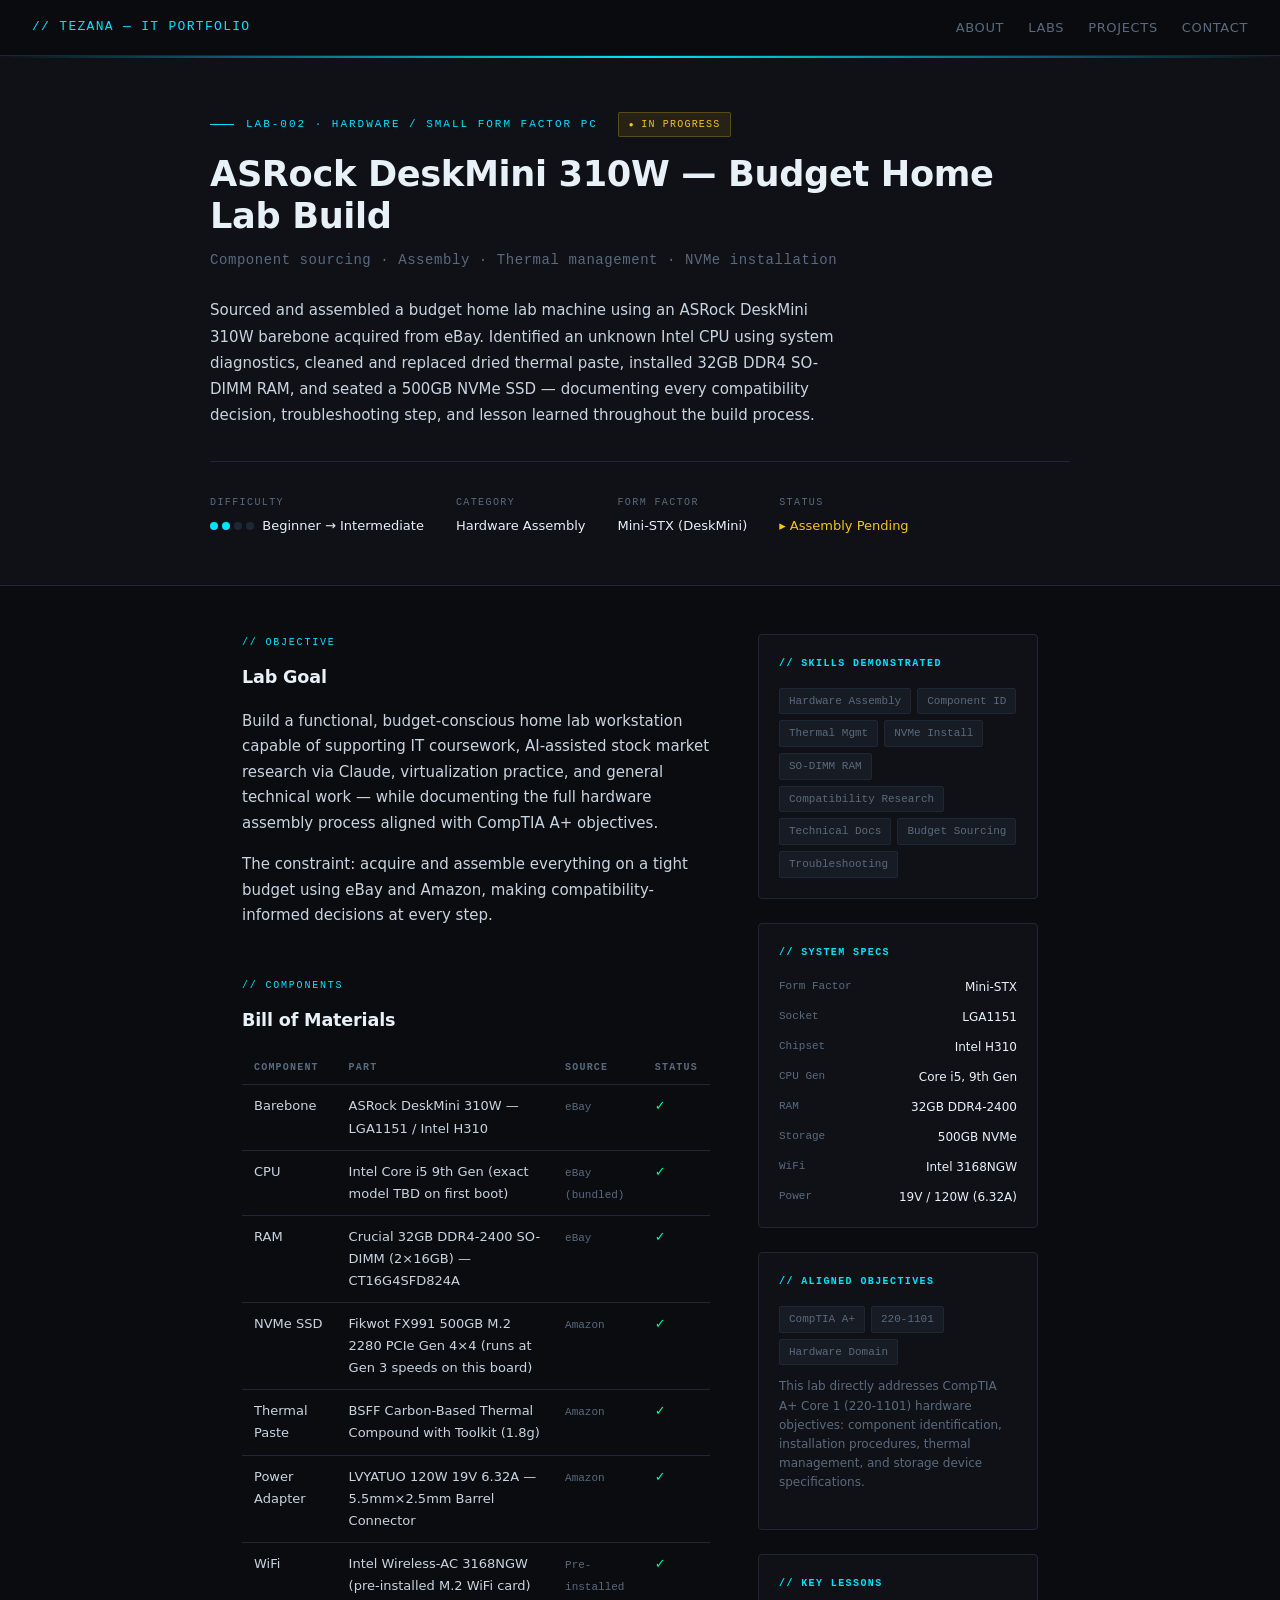
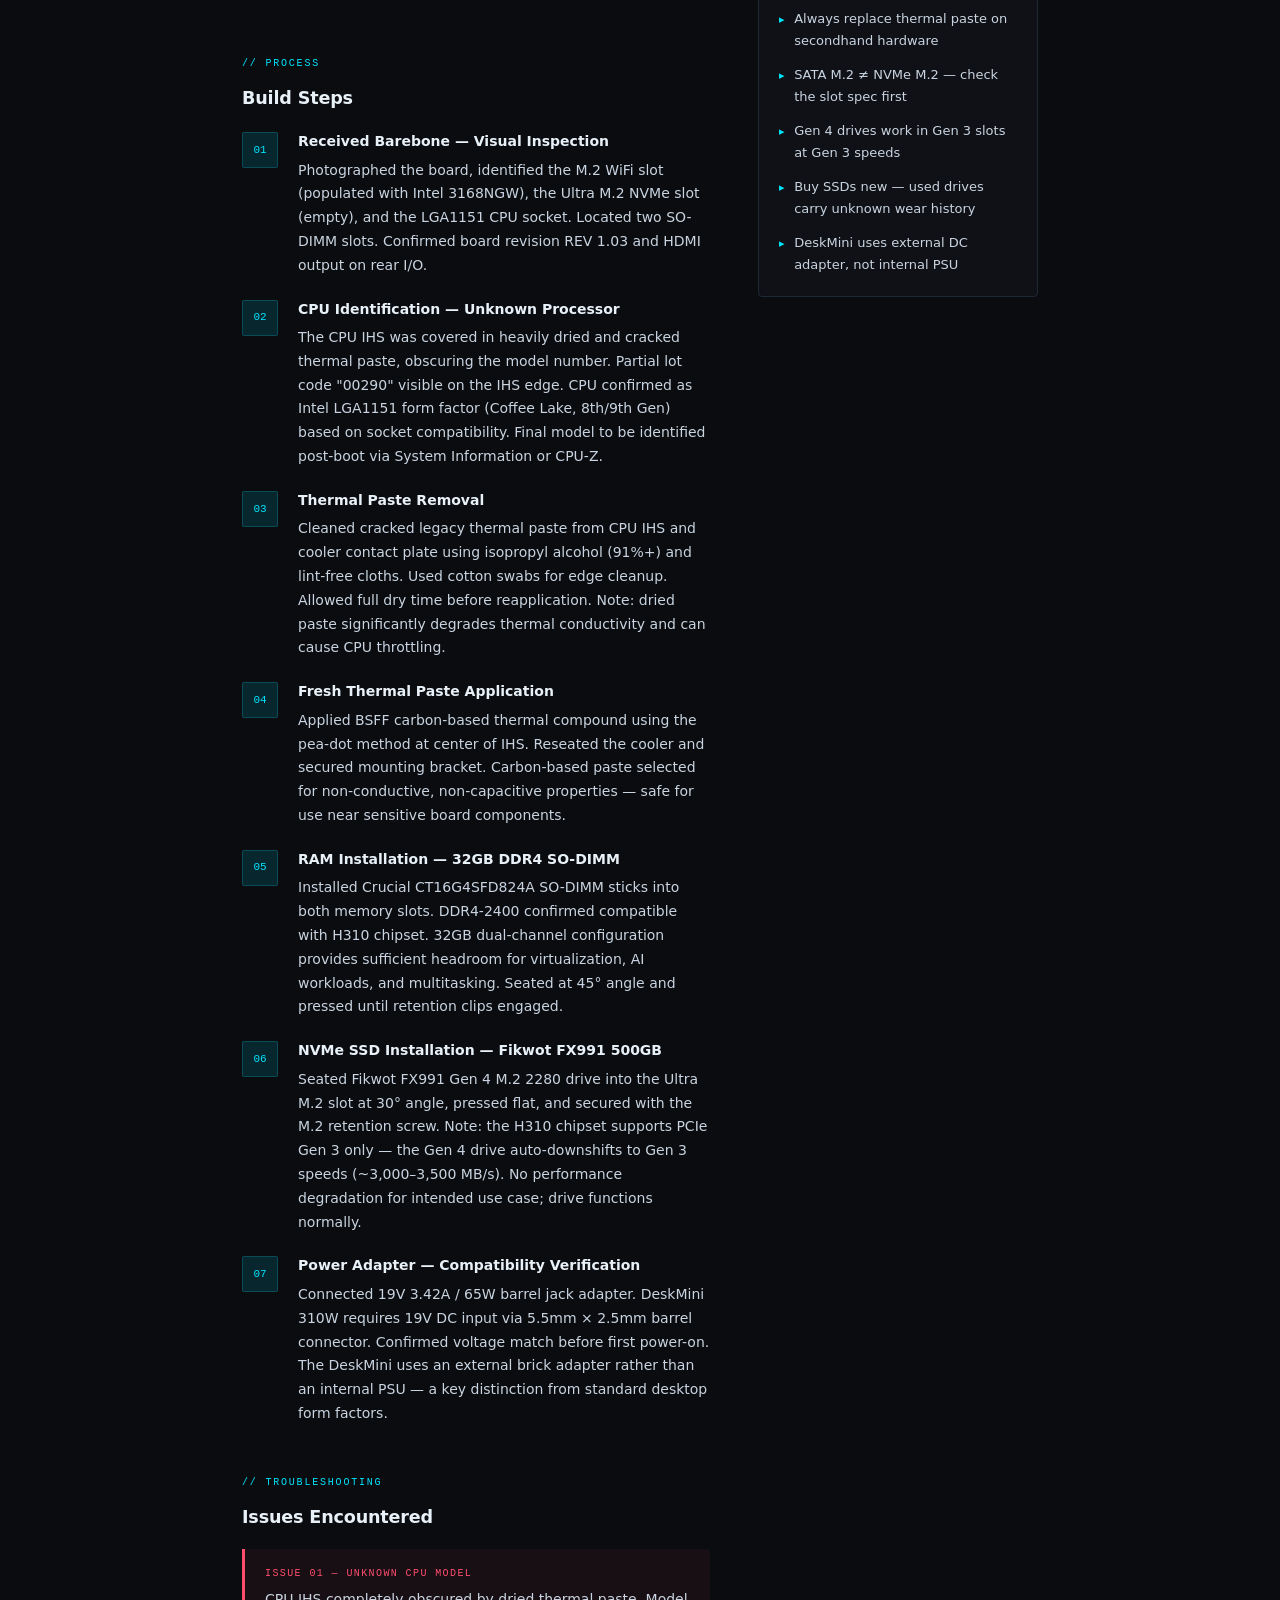
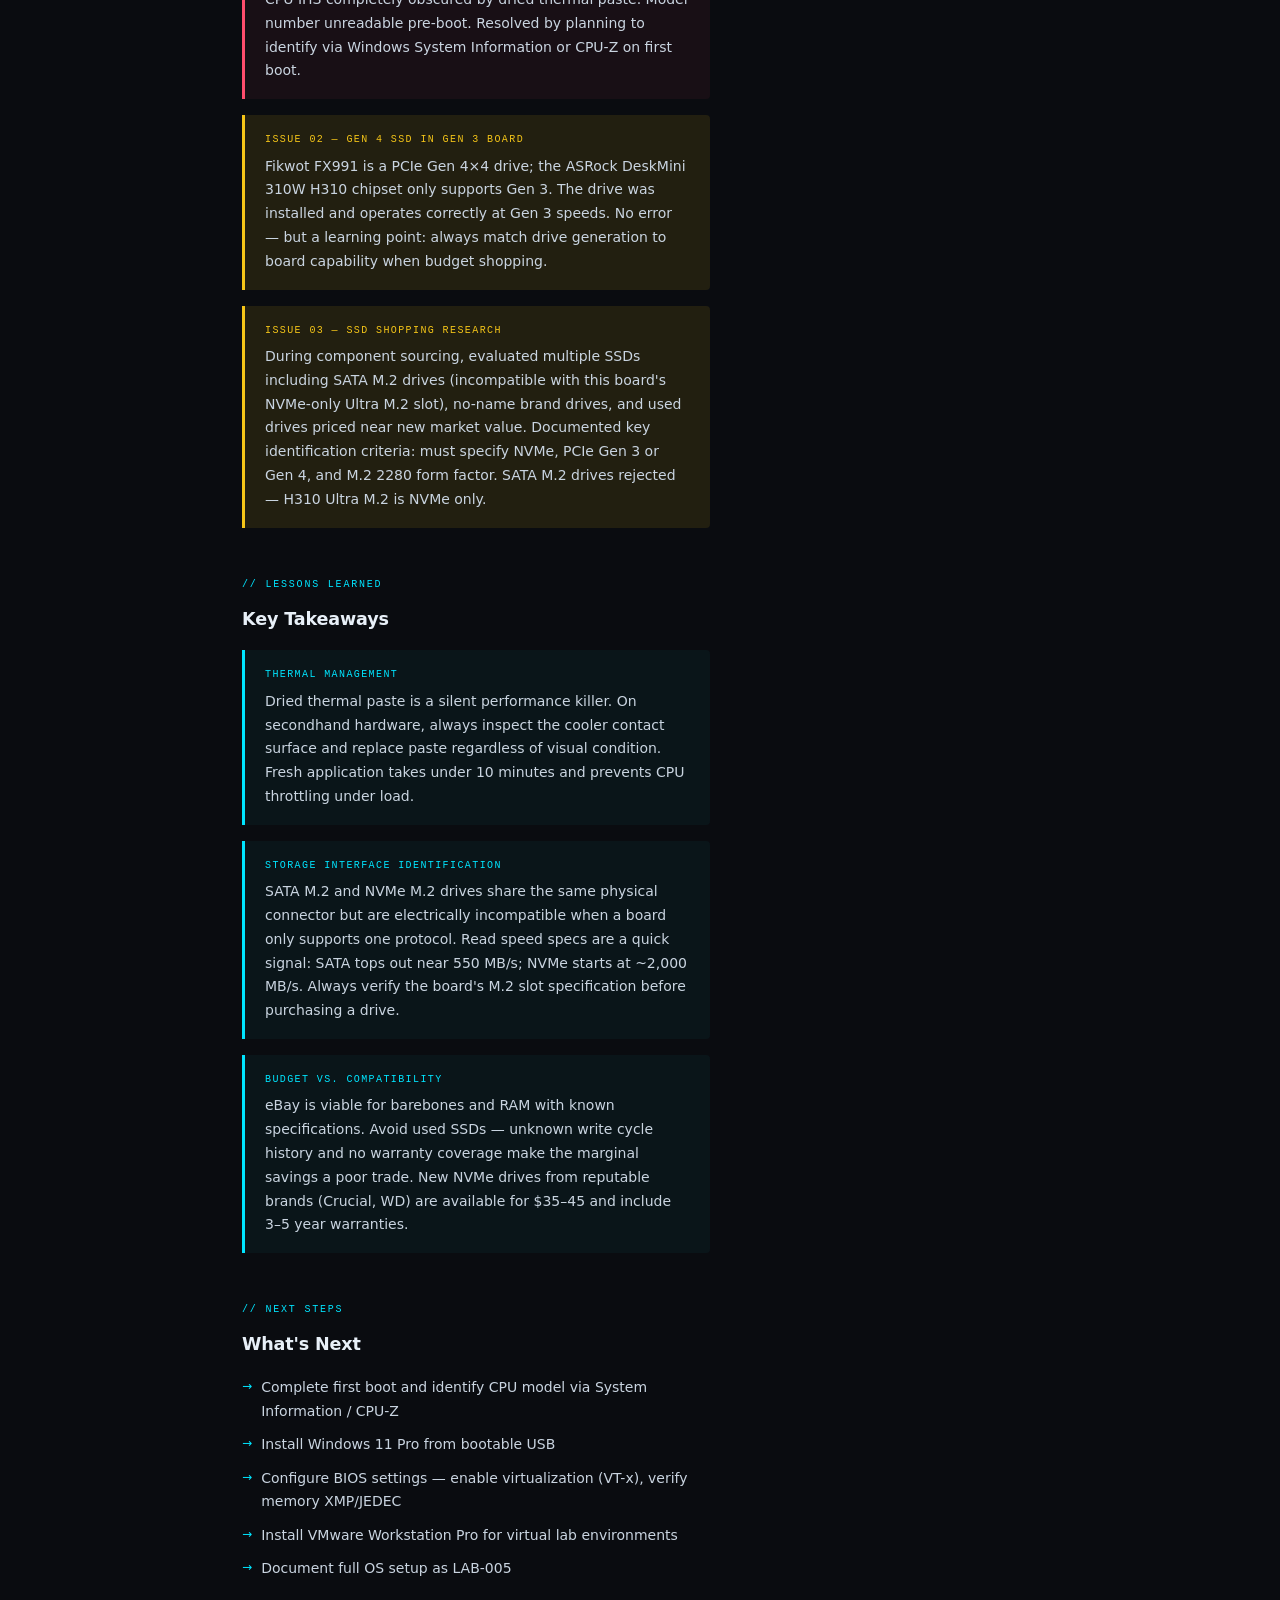
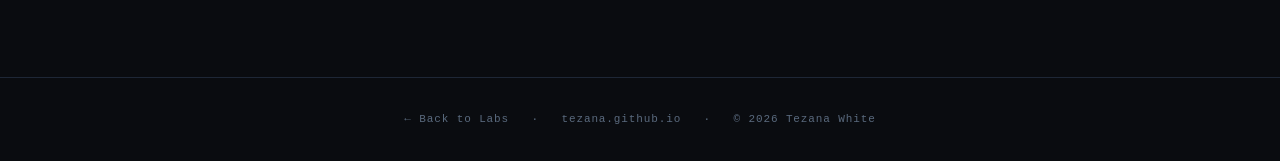
<file: lab-002.html>
<!DOCTYPE html>
<html lang="en">
<head>
  <meta charset="UTF-8" />
  <meta name="viewport" content="width=device-width, initial-scale=1.0" />
  <meta name="description" content="LAB-002 — ASRock DeskMini 310W Budget Home Lab Build. Hardware assembly, component identification, thermal management, and NVMe installation." />
  <title>LAB-002 — DeskMini 310W Build | Tezana</title>
  <style>
    :root {
      --bg: #0a0c10;
      --surface: #0f1117;
      --surface-2: #161b24;
      --border: #1e2736;
      --accent: #00e5ff;
      --accent-dim: rgba(0, 229, 255, 0.12);
      --accent-glow: rgba(0, 229, 255, 0.04);
      --text: #c9d4e0;
      --text-dim: #5a6a7e;
      --text-bright: #e8f0f8;
      --green: #00ff9d;
      --green-dim: rgba(0, 255, 157, 0.1);
      --yellow: #f5c518;
      --yellow-dim: rgba(245, 197, 24, 0.1);
      --red: #ff4d6d;
      --font-mono: 'Courier New', Courier, monospace;
      --font-body: 'Segoe UI', system-ui, -apple-system, sans-serif;
    }

    * { box-sizing: border-box; margin: 0; padding: 0; }

    body {
      background: var(--bg);
      color: var(--text);
      font-family: var(--font-body);
      font-size: 15px;
      line-height: 1.7;
    }

    a { color: var(--accent); text-decoration: none; }
    a:hover { text-decoration: underline; }

    /* NAV */
    nav {
      position: sticky;
      top: 0;
      z-index: 100;
      background: rgba(10, 12, 16, 0.92);
      backdrop-filter: blur(12px);
      border-bottom: 1px solid var(--border);
      padding: 0 2rem;
      display: flex;
      align-items: center;
      justify-content: space-between;
      height: 56px;
    }
    .nav-brand {
      font-family: var(--font-mono);
      font-size: 13px;
      color: var(--accent);
      letter-spacing: 0.1em;
      text-transform: uppercase;
    }
    .nav-links {
      display: flex;
      gap: 1.5rem;
      list-style: none;
    }
    .nav-links a {
      font-size: 13px;
      color: var(--text-dim);
      letter-spacing: 0.05em;
      text-transform: uppercase;
      transition: color 0.2s;
    }
    .nav-links a:hover { color: var(--accent); text-decoration: none; }

    /* HERO */
    .hero {
      background: var(--surface);
      border-bottom: 1px solid var(--border);
      padding: 3.5rem 2rem 3rem;
      position: relative;
      overflow: hidden;
    }
    .hero::before {
      content: '';
      position: absolute;
      top: 0; left: 0; right: 0;
      height: 2px;
      background: linear-gradient(90deg, transparent, var(--accent), transparent);
    }
    .hero-inner {
      max-width: 860px;
      margin: 0 auto;
    }
    .lab-eyebrow {
      font-family: var(--font-mono);
      font-size: 11px;
      letter-spacing: 0.18em;
      text-transform: uppercase;
      color: var(--accent);
      margin-bottom: 1rem;
      display: flex;
      align-items: center;
      gap: 0.75rem;
    }
    .lab-eyebrow::before {
      content: '';
      display: inline-block;
      width: 24px;
      height: 1px;
      background: var(--accent);
    }
    .status-badge {
      display: inline-flex;
      align-items: center;
      gap: 0.4rem;
      background: var(--green-dim);
      border: 1px solid rgba(0, 255, 157, 0.25);
      color: var(--green);
      font-family: var(--font-mono);
      font-size: 10px;
      letter-spacing: 0.12em;
      text-transform: uppercase;
      padding: 3px 10px;
      border-radius: 2px;
      margin-left: 0.5rem;
    }
    .status-badge::before {
      content: '●';
      font-size: 8px;
    }
    h1 {
      font-size: clamp(1.5rem, 4vw, 2.2rem);
      font-weight: 700;
      color: var(--text-bright);
      line-height: 1.2;
      margin-bottom: 0.75rem;
      letter-spacing: -0.01em;
    }
    .hero-sub {
      color: var(--text-dim);
      font-size: 14px;
      font-family: var(--font-mono);
      margin-bottom: 1.5rem;
      letter-spacing: 0.04em;
    }
    .hero-desc {
      font-size: 15px;
      color: var(--text);
      max-width: 640px;
      line-height: 1.75;
    }
    .meta-row {
      display: flex;
      flex-wrap: wrap;
      gap: 2rem;
      margin-top: 2rem;
      padding-top: 2rem;
      border-top: 1px solid var(--border);
    }
    .meta-item { display: flex; flex-direction: column; gap: 4px; }
    .meta-label {
      font-family: var(--font-mono);
      font-size: 10px;
      letter-spacing: 0.14em;
      text-transform: uppercase;
      color: var(--text-dim);
    }
    .meta-value {
      font-size: 13px;
      color: var(--text-bright);
      font-weight: 500;
    }
    .difficulty-pip {
      display: inline-flex;
      gap: 4px;
      align-items: center;
    }
    .pip {
      width: 8px; height: 8px;
      border-radius: 50%;
      background: var(--border);
    }
    .pip.active { background: var(--accent); }

    /* MAIN LAYOUT */
    .container {
      max-width: 860px;
      margin: 0 auto;
      padding: 3rem 2rem;
      display: grid;
      grid-template-columns: 1fr 280px;
      gap: 3rem;
      align-items: start;
    }
    @media (max-width: 700px) {
      .container { grid-template-columns: 1fr; }
    }

    /* SECTIONS */
    section { margin-bottom: 3rem; }
    .section-label {
      font-family: var(--font-mono);
      font-size: 10px;
      letter-spacing: 0.18em;
      text-transform: uppercase;
      color: var(--accent);
      margin-bottom: 0.75rem;
    }
    h2 {
      font-size: 1.1rem;
      font-weight: 600;
      color: var(--text-bright);
      margin-bottom: 1rem;
      letter-spacing: -0.01em;
    }
    p { margin-bottom: 1rem; color: var(--text); }

    /* STEPS */
    .steps { display: flex; flex-direction: column; gap: 1.25rem; }
    .step {
      display: grid;
      grid-template-columns: 40px 1fr;
      gap: 1rem;
      align-items: start;
    }
    .step-num {
      font-family: var(--font-mono);
      font-size: 11px;
      color: var(--accent);
      background: var(--accent-dim);
      border: 1px solid rgba(0, 229, 255, 0.2);
      width: 36px;
      height: 36px;
      display: flex;
      align-items: center;
      justify-content: center;
      border-radius: 2px;
      flex-shrink: 0;
      margin-top: 2px;
    }
    .step-content h3 {
      font-size: 14px;
      font-weight: 600;
      color: var(--text-bright);
      margin-bottom: 0.3rem;
    }
    .step-content p {
      font-size: 14px;
      margin-bottom: 0;
      color: var(--text);
    }

    /* CALLOUT BOXES */
    .callout {
      border-left: 3px solid var(--accent);
      background: var(--accent-glow);
      padding: 1rem 1.25rem;
      border-radius: 0 4px 4px 0;
      margin-bottom: 1rem;
    }
    .callout.warn {
      border-color: var(--yellow);
      background: var(--yellow-dim);
    }
    .callout.warn .callout-label { color: var(--yellow); }
    .callout.issue {
      border-color: var(--red);
      background: rgba(255, 77, 109, 0.06);
    }
    .callout.issue .callout-label { color: var(--red); }
    .callout-label {
      font-family: var(--font-mono);
      font-size: 10px;
      letter-spacing: 0.14em;
      text-transform: uppercase;
      color: var(--accent);
      margin-bottom: 0.4rem;
    }
    .callout p { font-size: 14px; margin-bottom: 0; }

    /* PARTS TABLE */
    .parts-table {
      width: 100%;
      border-collapse: collapse;
      font-size: 13px;
    }
    .parts-table th {
      text-align: left;
      font-family: var(--font-mono);
      font-size: 10px;
      letter-spacing: 0.12em;
      text-transform: uppercase;
      color: var(--text-dim);
      padding: 8px 12px;
      border-bottom: 1px solid var(--border);
    }
    .parts-table td {
      padding: 10px 12px;
      border-bottom: 1px solid var(--border);
      vertical-align: top;
      color: var(--text);
    }
    .parts-table tr:last-child td { border-bottom: none; }
    .parts-table tr:hover td { background: var(--surface-2); }
    .part-name { color: var(--text-bright); font-weight: 500; }
    .part-source {
      font-family: var(--font-mono);
      font-size: 11px;
      color: var(--text-dim);
    }
    .check { color: var(--green); }
    .warn-icon { color: var(--yellow); }

    /* SIDEBAR */
    .sidebar { display: flex; flex-direction: column; gap: 1.5rem; }
    .sidebar-card {
      background: var(--surface);
      border: 1px solid var(--border);
      border-radius: 4px;
      padding: 1.25rem;
    }
    .sidebar-card h3 {
      font-family: var(--font-mono);
      font-size: 10px;
      letter-spacing: 0.14em;
      text-transform: uppercase;
      color: var(--accent);
      margin-bottom: 1rem;
    }
    .tag-list { display: flex; flex-wrap: wrap; gap: 6px; }
    .tag {
      background: var(--surface-2);
      border: 1px solid var(--border);
      color: var(--text-dim);
      font-family: var(--font-mono);
      font-size: 11px;
      padding: 3px 9px;
      border-radius: 2px;
    }
    .spec-list { display: flex; flex-direction: column; gap: 0.6rem; }
    .spec-row { display: flex; justify-content: space-between; gap: 1rem; font-size: 13px; }
    .spec-key { color: var(--text-dim); font-family: var(--font-mono); font-size: 11px; }
    .spec-val { color: var(--text-bright); text-align: right; font-size: 12px; }
    .lessons { display: flex; flex-direction: column; gap: 0.75rem; }
    .lesson {
      display: flex;
      gap: 0.6rem;
      font-size: 13px;
      align-items: flex-start;
    }
    .lesson::before {
      content: '▸';
      color: var(--accent);
      font-size: 11px;
      margin-top: 3px;
      flex-shrink: 0;
    }

    /* FOOTER */
    footer {
      border-top: 1px solid var(--border);
      padding: 2rem;
      text-align: center;
      font-family: var(--font-mono);
      font-size: 11px;
      color: var(--text-dim);
      letter-spacing: 0.08em;
    }
    footer a { color: var(--text-dim); }
    footer a:hover { color: var(--accent); }

    /* NEXT STEPS LIST */
    .next-list { display: flex; flex-direction: column; gap: 0.6rem; padding-left: 0; list-style: none; }
    .next-list li {
      font-size: 14px;
      padding-left: 1.2rem;
      position: relative;
      color: var(--text);
    }
    .next-list li::before {
      content: '→';
      position: absolute;
      left: 0;
      color: var(--accent);
      font-size: 12px;
    }
  </style>
</head>
<body>

  <!-- NAV -->
  <nav>
    <span class="nav-brand">// Tezana — IT Portfolio</span>
    <ul class="nav-links">
      <li><a href="https://tezana.github.io/#about">About</a></li>
      <li><a href="https://tezana.github.io/#labs">Labs</a></li>
      <li><a href="https://tezana.github.io/#projects">Projects</a></li>
      <li><a href="https://tezana.github.io/#contact">Contact</a></li>
    </ul>
  </nav>

  <!-- HERO -->
  <header class="hero">
    <div class="hero-inner">
      <div class="lab-eyebrow">
        LAB-002 · Hardware / Small Form Factor PC
        <span class="status-badge" style="background: rgba(245,197,24,0.1); border-color: rgba(245,197,24,0.25); color: #f5c518;">In Progress</span>
      </div>
      <h1>ASRock DeskMini 310W — Budget Home Lab Build</h1>
      <p class="hero-sub">Component sourcing · Assembly · Thermal management · NVMe installation</p>
      <p class="hero-desc">
        Sourced and assembled a budget home lab machine using an ASRock DeskMini 310W barebone acquired from eBay. 
        Identified an unknown Intel CPU using system diagnostics, cleaned and replaced dried thermal paste, installed 
        32GB DDR4 SO-DIMM RAM, and seated a 500GB NVMe SSD — documenting every compatibility decision, troubleshooting 
        step, and lesson learned throughout the build process.
      </p>
      <div class="meta-row">
        <div class="meta-item">
          <span class="meta-label">Difficulty</span>
          <span class="meta-value">
            <span class="difficulty-pip">
              <span class="pip active"></span>
              <span class="pip active"></span>
              <span class="pip"></span>
              <span class="pip"></span>
            </span>
            &nbsp;Beginner → Intermediate
          </span>
        </div>
        <div class="meta-item">
          <span class="meta-label">Category</span>
          <span class="meta-value">Hardware Assembly</span>
        </div>
        <div class="meta-item">
          <span class="meta-label">Form Factor</span>
          <span class="meta-value">Mini-STX (DeskMini)</span>
        </div>
        <div class="meta-item">
          <span class="meta-label">Status</span>
          <span class="meta-value" style="color: var(--yellow);">▸ Assembly Pending</span>
        </div>
      </div>
    </div>
  </header>

  <!-- MAIN -->
  <main>
    <div class="container">

      <!-- LEFT: MAIN CONTENT -->
      <div class="main-col">

        <!-- OBJECTIVE -->
        <section>
          <div class="section-label">// Objective</div>
          <h2>Lab Goal</h2>
          <p>
            Build a functional, budget-conscious home lab workstation capable of supporting IT coursework, 
            AI-assisted stock market research via Claude, virtualization practice, and general technical work — 
            while documenting the full hardware assembly process aligned with CompTIA A+ objectives.
          </p>
          <p>
            The constraint: acquire and assemble everything on a tight budget using eBay and Amazon, 
            making compatibility-informed decisions at every step.
          </p>
        </section>

        <!-- PARTS LIST -->
        <section>
          <div class="section-label">// Components</div>
          <h2>Bill of Materials</h2>
          <table class="parts-table">
            <thead>
              <tr>
                <th>Component</th>
                <th>Part</th>
                <th>Source</th>
                <th>Status</th>
              </tr>
            </thead>
            <tbody>
              <tr>
                <td class="part-name">Barebone</td>
                <td>ASRock DeskMini 310W — LGA1151 / Intel H310</td>
                <td><span class="part-source">eBay</span></td>
                <td><span class="check">✓</span></td>
              </tr>
              <tr>
                <td class="part-name">CPU</td>
                <td>Intel Core i5 9th Gen (exact model TBD on first boot)</td>
                <td><span class="part-source">eBay (bundled)</span></td>
                <td><span class="check">✓</span></td>
              </tr>
              <tr>
                <td class="part-name">RAM</td>
                <td>Crucial 32GB DDR4-2400 SO-DIMM (2×16GB) — CT16G4SFD824A</td>
                <td><span class="part-source">eBay</span></td>
                <td><span class="check">✓</span></td>
              </tr>
              <tr>
                <td class="part-name">NVMe SSD</td>
                <td>Fikwot FX991 500GB M.2 2280 PCIe Gen 4×4 (runs at Gen 3 speeds on this board)</td>
                <td><span class="part-source">Amazon</span></td>
                <td><span class="check">✓</span></td>
              </tr>
              <tr>
                <td class="part-name">Thermal Paste</td>
                <td>BSFF Carbon-Based Thermal Compound with Toolkit (1.8g)</td>
                <td><span class="part-source">Amazon</span></td>
                <td><span class="check">✓</span></td>
              </tr>
              <tr>
                <td class="part-name">Power Adapter</td>
                <td>LVYATUO 120W 19V 6.32A — 5.5mm×2.5mm Barrel Connector</td>
                <td><span class="part-source">Amazon</span></td>
                <td><span class="check">✓</span></td>
              </tr>
              <tr>
                <td class="part-name">WiFi</td>
                <td>Intel Wireless-AC 3168NGW (pre-installed M.2 WiFi card)</td>
                <td><span class="part-source">Pre-installed</span></td>
                <td><span class="check">✓</span></td>
              </tr>
            </tbody>
          </table>
        </section>

        <!-- BUILD STEPS -->
        <section>
          <div class="section-label">// Process</div>
          <h2>Build Steps</h2>
          <div class="steps">
            <div class="step">
              <div class="step-num">01</div>
              <div class="step-content">
                <h3>Received Barebone — Visual Inspection</h3>
                <p>Photographed the board, identified the M.2 WiFi slot (populated with Intel 3168NGW), 
                the Ultra M.2 NVMe slot (empty), and the LGA1151 CPU socket. Located two SO-DIMM slots. 
                Confirmed board revision REV 1.03 and HDMI output on rear I/O.</p>
              </div>
            </div>
            <div class="step">
              <div class="step-num">02</div>
              <div class="step-content">
                <h3>CPU Identification — Unknown Processor</h3>
                <p>The CPU IHS was covered in heavily dried and cracked thermal paste, obscuring the model 
                number. Partial lot code "00290" visible on the IHS edge. CPU confirmed as Intel LGA1151 
                form factor (Coffee Lake, 8th/9th Gen) based on socket compatibility. Final model to be 
                identified post-boot via System Information or CPU-Z.</p>
              </div>
            </div>
            <div class="step">
              <div class="step-num">03</div>
              <div class="step-content">
                <h3>Thermal Paste Removal</h3>
                <p>Cleaned cracked legacy thermal paste from CPU IHS and cooler contact plate using 
                isopropyl alcohol (91%+) and lint-free cloths. Used cotton swabs for edge cleanup. 
                Allowed full dry time before reapplication. Note: dried paste significantly degrades 
                thermal conductivity and can cause CPU throttling.</p>
              </div>
            </div>
            <div class="step">
              <div class="step-num">04</div>
              <div class="step-content">
                <h3>Fresh Thermal Paste Application</h3>
                <p>Applied BSFF carbon-based thermal compound using the pea-dot method at center of IHS. 
                Reseated the cooler and secured mounting bracket. Carbon-based paste selected for 
                non-conductive, non-capacitive properties — safe for use near sensitive board components.</p>
              </div>
            </div>
            <div class="step">
              <div class="step-num">05</div>
              <div class="step-content">
                <h3>RAM Installation — 32GB DDR4 SO-DIMM</h3>
                <p>Installed Crucial CT16G4SFD824A SO-DIMM sticks into both memory slots. DDR4-2400 
                confirmed compatible with H310 chipset. 32GB dual-channel configuration provides sufficient 
                headroom for virtualization, AI workloads, and multitasking. Seated at 45° angle and 
                pressed until retention clips engaged.</p>
              </div>
            </div>
            <div class="step">
              <div class="step-num">06</div>
              <div class="step-content">
                <h3>NVMe SSD Installation — Fikwot FX991 500GB</h3>
                <p>Seated Fikwot FX991 Gen 4 M.2 2280 drive into the Ultra M.2 slot at 30° angle, 
                pressed flat, and secured with the M.2 retention screw. Note: the H310 chipset supports 
                PCIe Gen 3 only — the Gen 4 drive auto-downshifts to Gen 3 speeds (~3,000–3,500 MB/s). 
                No performance degradation for intended use case; drive functions normally.</p>
              </div>
            </div>
            <div class="step">
              <div class="step-num">07</div>
              <div class="step-content">
                <h3>Power Adapter — Compatibility Verification</h3>
                <p>Connected 19V 3.42A / 65W barrel jack adapter. DeskMini 310W requires 19V DC input 
                via 5.5mm × 2.5mm barrel connector. Confirmed voltage match before first power-on. 
                The DeskMini uses an external brick adapter rather than an internal PSU — a key 
                distinction from standard desktop form factors.</p>
              </div>
            </div>
          </div>
        </section>

        <!-- ISSUES ENCOUNTERED -->
        <section>
          <div class="section-label">// Troubleshooting</div>
          <h2>Issues Encountered</h2>

          <div class="callout issue">
            <div class="callout-label">Issue 01 — Unknown CPU Model</div>
            <p>CPU IHS completely obscured by dried thermal paste. Model number unreadable pre-boot. 
            Resolved by planning to identify via Windows System Information or CPU-Z on first boot.</p>
          </div>

          <div class="callout warn">
            <div class="callout-label">Issue 02 — Gen 4 SSD in Gen 3 Board</div>
            <p>Fikwot FX991 is a PCIe Gen 4×4 drive; the ASRock DeskMini 310W H310 chipset only supports 
            Gen 3. The drive was installed and operates correctly at Gen 3 speeds. No error — but a 
            learning point: always match drive generation to board capability when budget shopping.</p>
          </div>

          <div class="callout warn">
            <div class="callout-label">Issue 03 — SSD Shopping Research</div>
            <p>During component sourcing, evaluated multiple SSDs including SATA M.2 drives (incompatible 
            with this board's NVMe-only Ultra M.2 slot), no-name brand drives, and used drives priced 
            near new market value. Documented key identification criteria: must specify NVMe, PCIe Gen 3 
            or Gen 4, and M.2 2280 form factor. SATA M.2 drives rejected — H310 Ultra M.2 is NVMe only.</p>
          </div>
        </section>

        <!-- LESSONS LEARNED -->
        <section>
          <div class="section-label">// Lessons Learned</div>
          <h2>Key Takeaways</h2>
          <div class="callout">
            <div class="callout-label">Thermal Management</div>
            <p>Dried thermal paste is a silent performance killer. On secondhand hardware, always inspect 
            the cooler contact surface and replace paste regardless of visual condition. Fresh application 
            takes under 10 minutes and prevents CPU throttling under load.</p>
          </div>
          <div class="callout">
            <div class="callout-label">Storage Interface Identification</div>
            <p>SATA M.2 and NVMe M.2 drives share the same physical connector but are electrically 
            incompatible when a board only supports one protocol. Read speed specs are a quick signal: 
            SATA tops out near 550 MB/s; NVMe starts at ~2,000 MB/s. Always verify the board's M.2 
            slot specification before purchasing a drive.</p>
          </div>
          <div class="callout">
            <div class="callout-label">Budget vs. Compatibility</div>
            <p>eBay is viable for barebones and RAM with known specifications. Avoid used SSDs — 
            unknown write cycle history and no warranty coverage make the marginal savings a poor trade. 
            New NVMe drives from reputable brands (Crucial, WD) are available for $35–45 and include 
            3–5 year warranties.</p>
          </div>
        </section>

        <!-- NEXT STEPS -->
        <section>
          <div class="section-label">// Next Steps</div>
          <h2>What's Next</h2>
          <ul class="next-list">
            <li>Complete first boot and identify CPU model via System Information / CPU-Z</li>
            <li>Install Windows 11 Pro from bootable USB</li>
            <li>Configure BIOS settings — enable virtualization (VT-x), verify memory XMP/JEDEC</li>
            <li>Install VMware Workstation Pro for virtual lab environments</li>
            <li>Document full OS setup as LAB-005</li>
          </ul>
        </section>

      </div><!-- end main-col -->

      <!-- RIGHT: SIDEBAR -->
      <aside class="sidebar">

        <div class="sidebar-card">
          <h3>// Skills Demonstrated</h3>
          <div class="tag-list">
            <span class="tag">Hardware Assembly</span>
            <span class="tag">Component ID</span>
            <span class="tag">Thermal Mgmt</span>
            <span class="tag">NVMe Install</span>
            <span class="tag">SO-DIMM RAM</span>
            <span class="tag">Compatibility Research</span>
            <span class="tag">Technical Docs</span>
            <span class="tag">Budget Sourcing</span>
            <span class="tag">Troubleshooting</span>
          </div>
        </div>

        <div class="sidebar-card">
          <h3>// System Specs</h3>
          <div class="spec-list">
            <div class="spec-row">
              <span class="spec-key">Form Factor</span>
              <span class="spec-val">Mini-STX</span>
            </div>
            <div class="spec-row">
              <span class="spec-key">Socket</span>
              <span class="spec-val">LGA1151</span>
            </div>
            <div class="spec-row">
              <span class="spec-key">Chipset</span>
              <span class="spec-val">Intel H310</span>
            </div>
            <div class="spec-row">
              <span class="spec-key">CPU Gen</span>
              <span class="spec-val">Core i5, 9th Gen</span>
            </div>
            <div class="spec-row">
              <span class="spec-key">RAM</span>
              <span class="spec-val">32GB DDR4-2400</span>
            </div>
            <div class="spec-row">
              <span class="spec-key">Storage</span>
              <span class="spec-val">500GB NVMe</span>
            </div>
            <div class="spec-row">
              <span class="spec-key">WiFi</span>
              <span class="spec-val">Intel 3168NGW</span>
            </div>
            <div class="spec-row">
              <span class="spec-key">Power</span>
              <span class="spec-val">19V / 120W (6.32A)</span>
            </div>
          </div>
        </div>

        <div class="sidebar-card">
          <h3>// Aligned Objectives</h3>
          <div class="tag-list">
            <span class="tag">CompTIA A+</span>
            <span class="tag">220-1101</span>
            <span class="tag">Hardware Domain</span>
          </div>
          <p style="font-size:12px; color:var(--text-dim); margin-top:0.75rem; line-height:1.6;">
            This lab directly addresses CompTIA A+ Core 1 (220-1101) hardware objectives: 
            component identification, installation procedures, thermal management, and 
            storage device specifications.
          </p>
        </div>

        <div class="sidebar-card">
          <h3>// Key Lessons</h3>
          <div class="lessons">
            <div class="lesson">Always replace thermal paste on secondhand hardware</div>
            <div class="lesson">SATA M.2 ≠ NVMe M.2 — check the slot spec first</div>
            <div class="lesson">Gen 4 drives work in Gen 3 slots at Gen 3 speeds</div>
            <div class="lesson">Buy SSDs new — used drives carry unknown wear history</div>
            <div class="lesson">DeskMini uses external DC adapter, not internal PSU</div>
          </div>
        </div>

      </aside>

    </div><!-- end container -->
  </main>

  <footer>
    <a href="https://tezana.github.io/#labs">← Back to Labs</a>
    &nbsp;&nbsp;·&nbsp;&nbsp;
    <a href="https://tezana.github.io">tezana.github.io</a>
    &nbsp;&nbsp;·&nbsp;&nbsp;
    © 2026 Tezana White
  </footer>

</body>
</html>
</file>
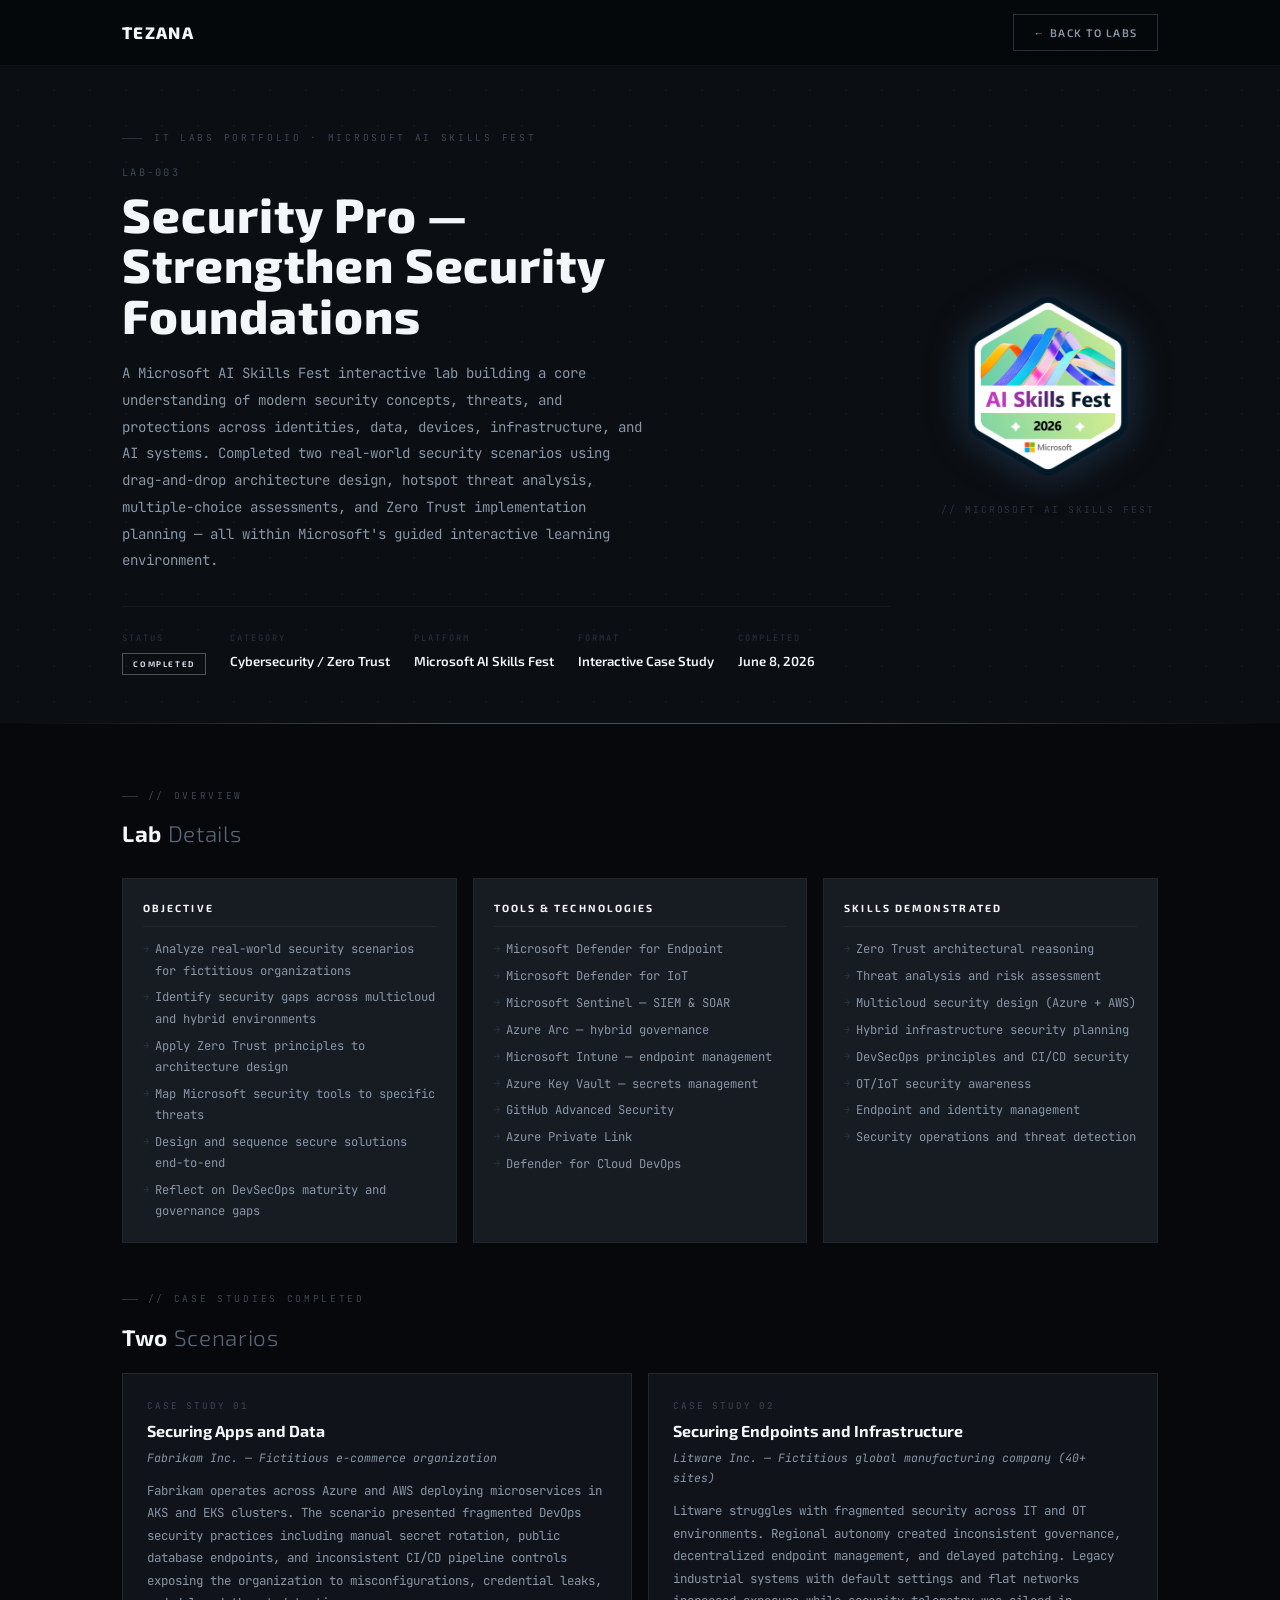
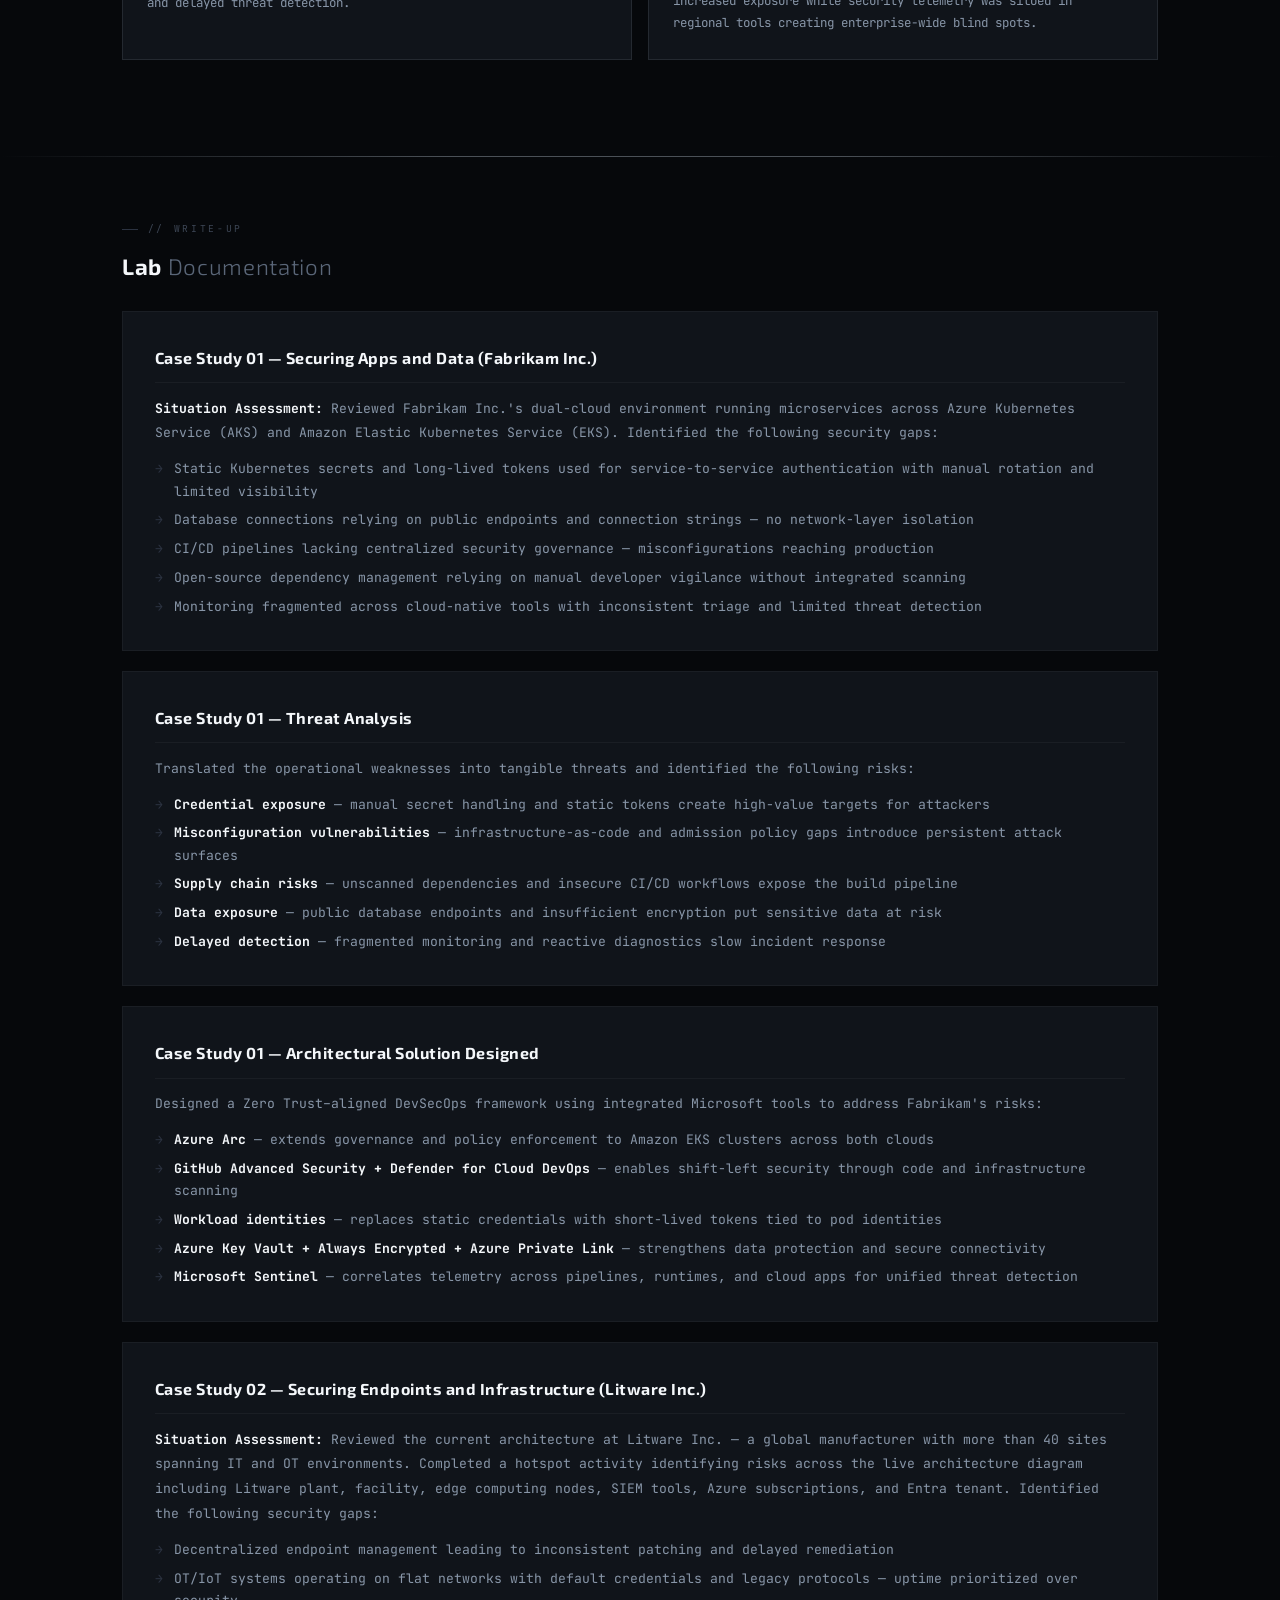
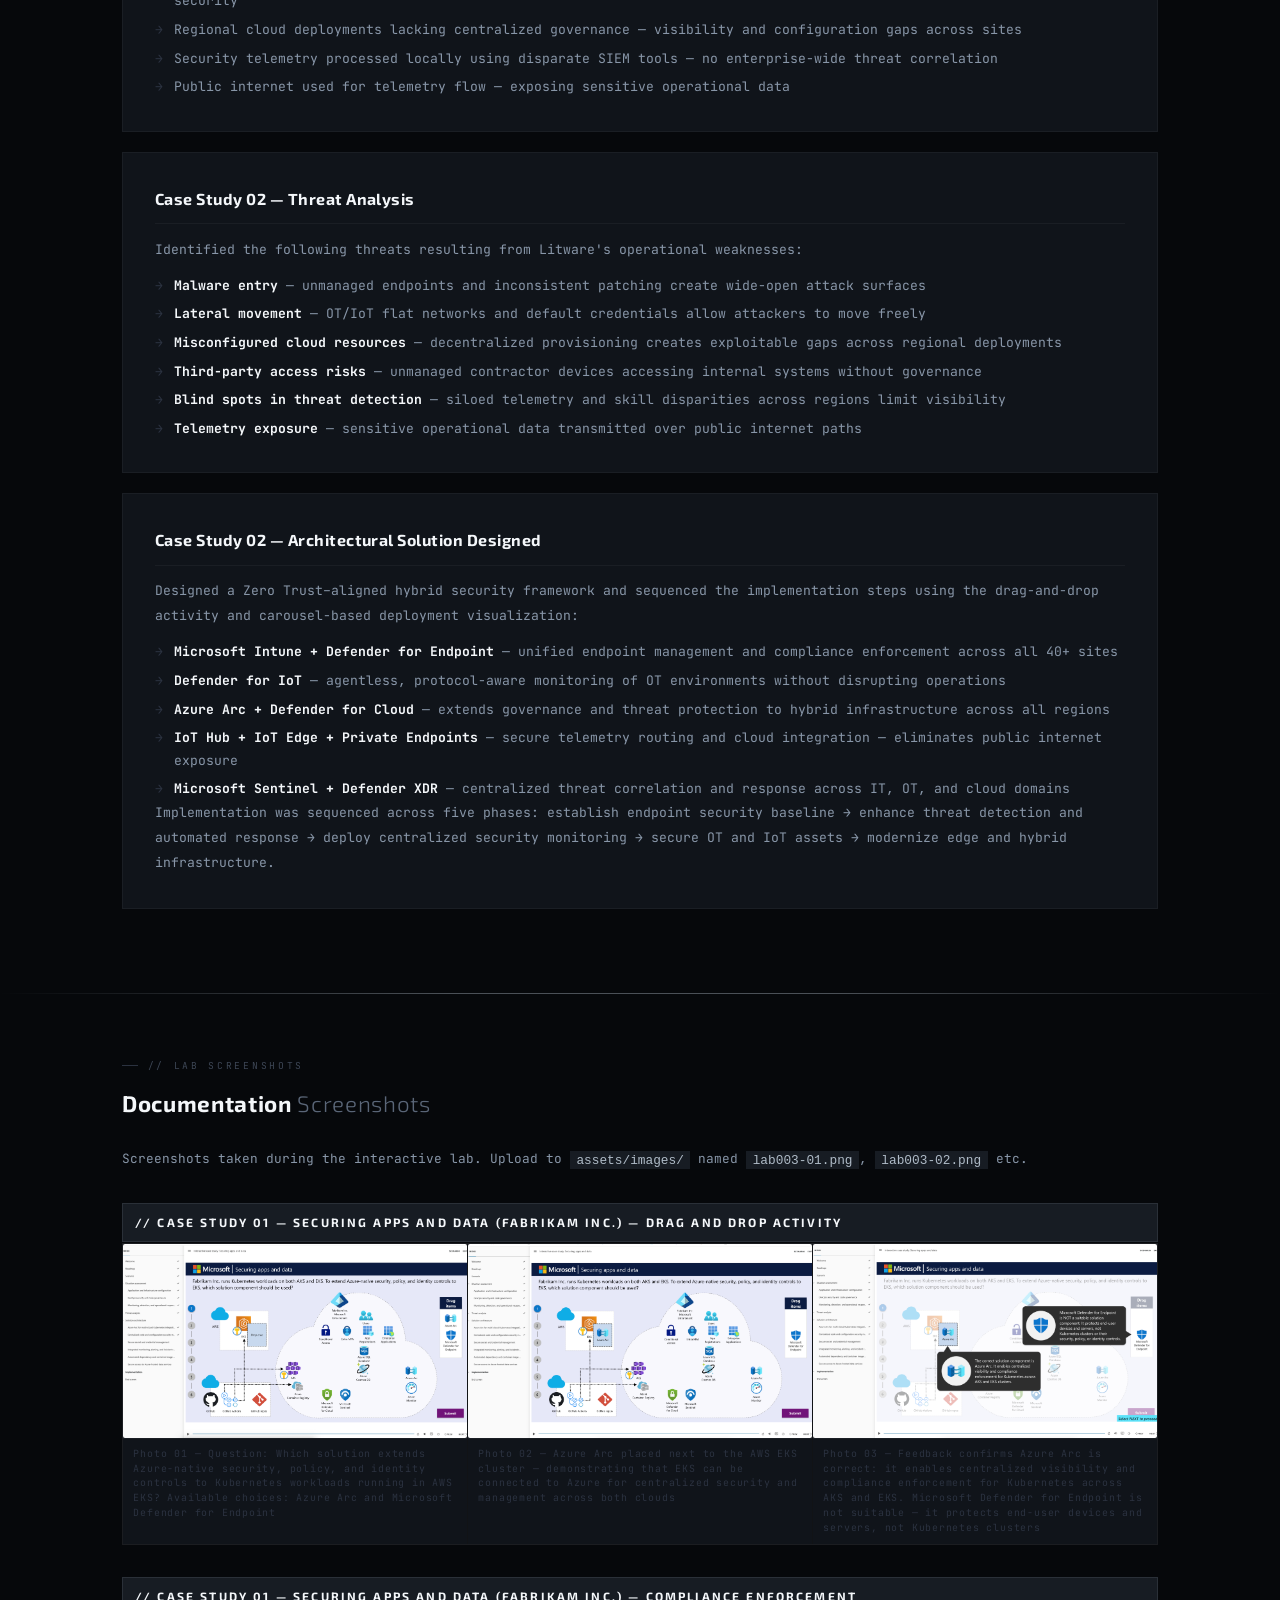
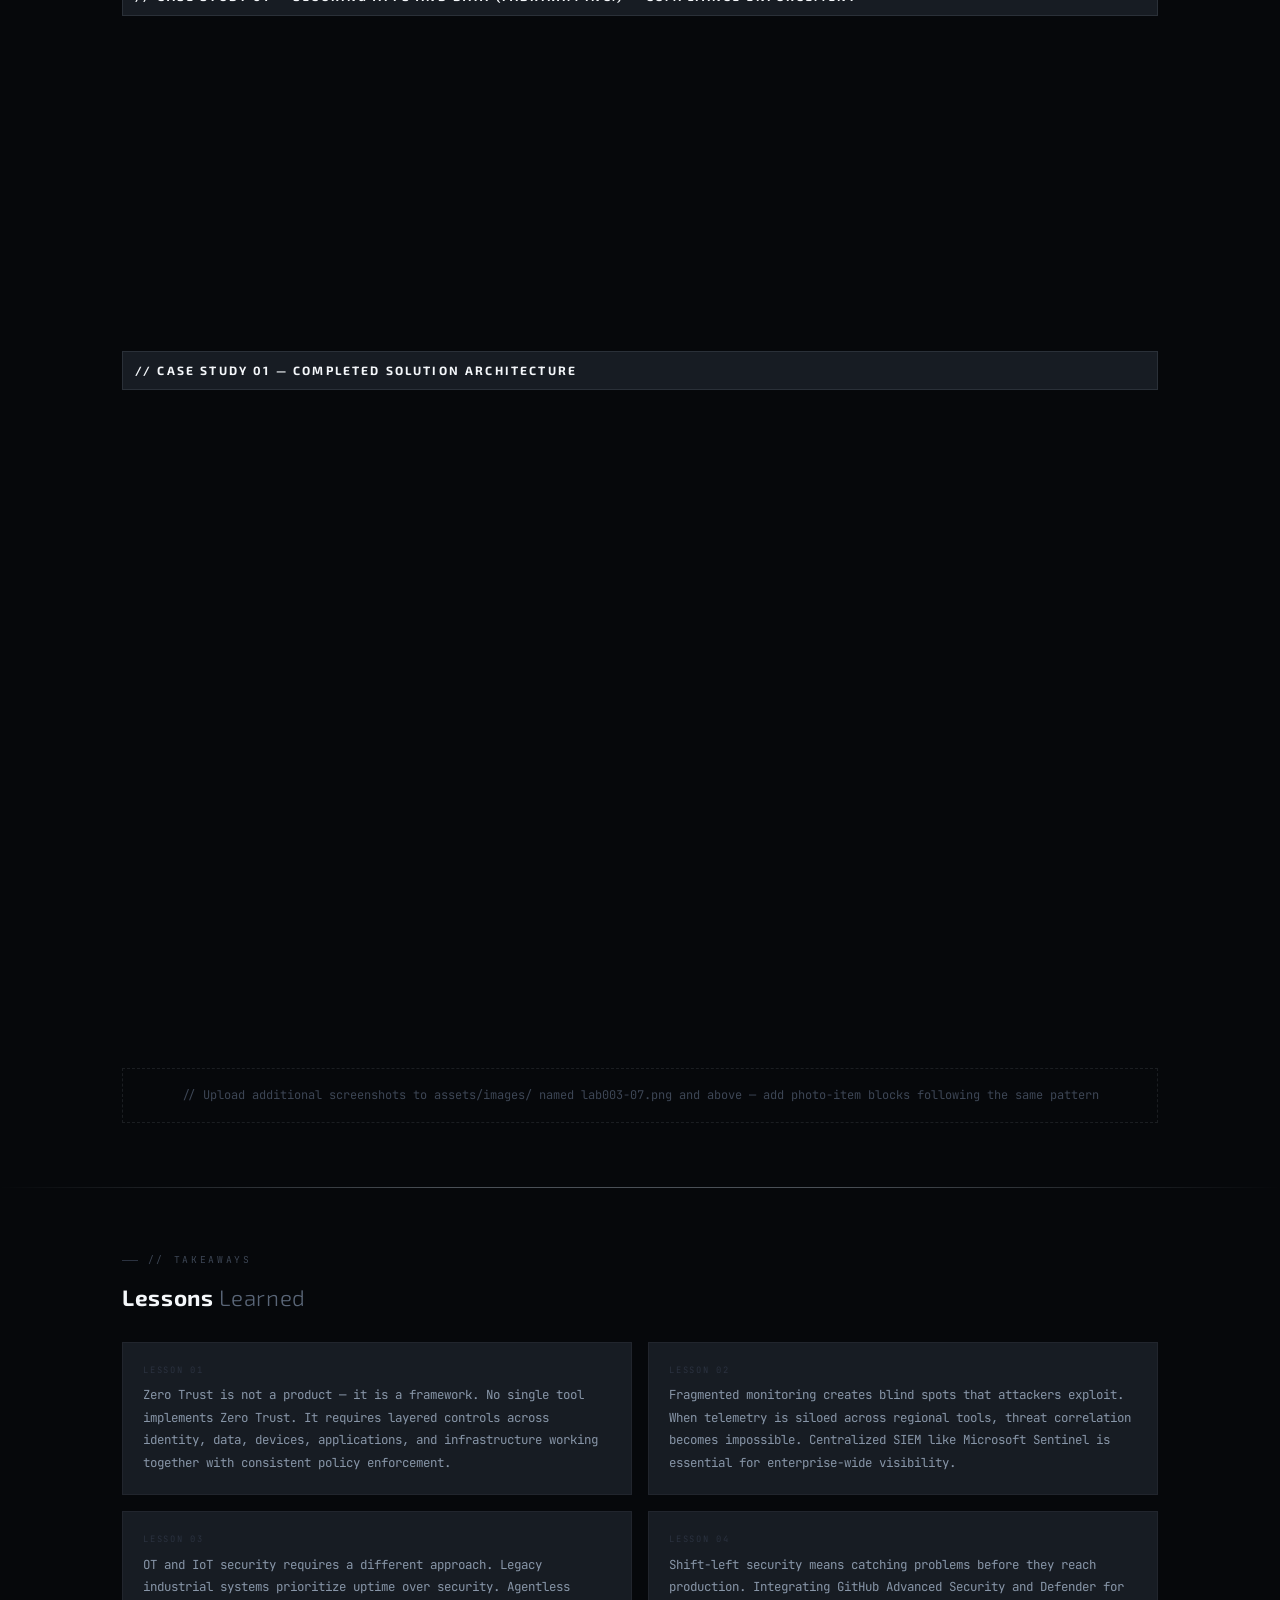
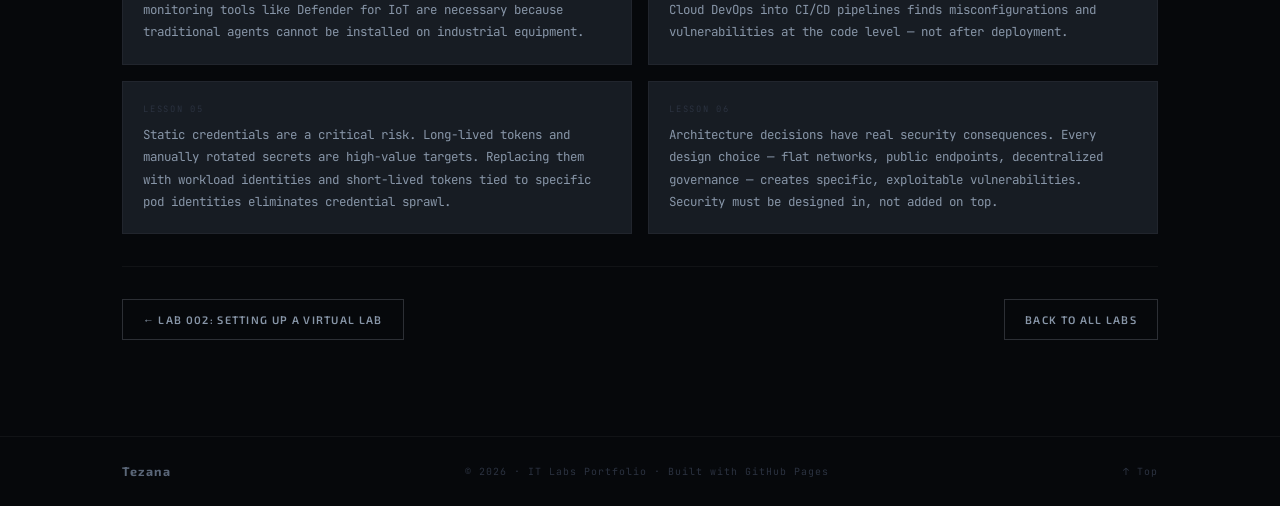
<file: lab-003.html>
<!DOCTYPE html>
<html lang="en">
<head>
  <meta charset="UTF-8"/>
  <meta name="viewport" content="width=device-width, initial-scale=1.0"/>
  <title>LAB-003 | Security Pro — Strengthen Security Foundations | Tezana</title>
  <link rel="preconnect" href="https://fonts.googleapis.com">
  <link href="https://fonts.googleapis.com/css2?family=Exo+2:wght@300;400;600;700;800&family=JetBrains+Mono:wght@300;400;500&display=swap" rel="stylesheet">
<style>
*,*::before,*::after{box-sizing:border-box;margin:0;padding:0}
html{scroll-behavior:smooth}
:root{
  --void:#06080b;--abyss:#0b0e12;--deep:#10141a;--coal:#171c23;
  --gun:#1f252e;--steel:#2b3240;--dim:#3d4655;--mid:#5a6678;
  --silver:#8896a8;--mist:#b0bcc8;--fog:#cdd5de;--white:#f4f7fa;
  --b0:rgba(176,188,200,.06);--b1:rgba(176,188,200,.12);
  --b2:rgba(176,188,200,.22);--b3:rgba(176,188,200,.40);
  --fh:'Exo 2',sans-serif;--fm:'JetBrains Mono',monospace;
  --nav:66px;--max:1100px;
}
body{background:var(--void);color:var(--mist);font-family:var(--fm);font-size:.875rem;line-height:1.75;overflow-x:hidden}
a{color:inherit;text-decoration:none}
img{display:block;max-width:100%;border-radius:2px}
::-webkit-scrollbar{width:4px}
::-webkit-scrollbar-track{background:var(--abyss)}
::-webkit-scrollbar-thumb{background:var(--steel);border-radius:2px}
.wrap{max-width:var(--max);margin:0 auto;padding:0 2rem}
.sec{padding:4rem 0}
.ruled{height:1px;background:linear-gradient(90deg,transparent,var(--b3) 35%,var(--b3) 65%,transparent)}

/* NAV */
#nav{position:fixed;top:0;left:0;right:0;z-index:600;height:var(--nav);background:rgba(6,8,11,.92);backdrop-filter:blur(24px);border-bottom:1px solid var(--b0);display:flex;align-items:center;transition:border-color .3s,box-shadow .3s}
#nav.scrolled{border-bottom-color:var(--b2);box-shadow:0 4px 32px rgba(0,0,0,.55)}
#nav .wrap{display:flex;align-items:center;justify-content:space-between;width:100%}
.nav-logo{font-family:var(--fh);font-size:1.05rem;font-weight:800;letter-spacing:.08em;color:var(--white)}
.back-btn{display:inline-flex;align-items:center;gap:.5rem;font-family:var(--fh);font-size:.68rem;font-weight:600;letter-spacing:.14em;text-transform:uppercase;padding:.5rem 1.2rem;border:1px solid var(--b2);color:var(--silver);background:transparent;transition:all .2s}
.back-btn:hover{border-color:var(--b3);color:var(--white);background:var(--gun)}

/* HERO */
#hero{padding-top:calc(var(--nav) + 4rem);padding-bottom:3rem;background:var(--abyss);position:relative;overflow:hidden}
#hero::before{content:'';position:absolute;inset:0;background-image:radial-gradient(circle,rgba(176,188,200,.04) 1px,transparent 1px);background-size:36px 36px;pointer-events:none}
.lab-eyebrow{display:flex;align-items:center;gap:.75rem;font-family:var(--fm);font-size:.6rem;letter-spacing:.28em;text-transform:uppercase;color:var(--dim);margin-bottom:1rem}
.lab-eyebrow::before{content:'';width:20px;height:1px;background:var(--steel)}
.lab-num{font-family:var(--fm);font-size:.65rem;letter-spacing:.22em;color:var(--dim);margin-bottom:.5rem}
h1.lab-title{font-family:var(--fh);font-size:clamp(1.8rem,4vw,3rem);font-weight:800;color:var(--white);line-height:1.05;letter-spacing:.02em;margin-bottom:1.25rem}
.lab-desc{font-size:.88rem;line-height:1.9;color:var(--silver);max-width:65ch;margin-bottom:2rem}
.meta-row{display:flex;flex-wrap:wrap;gap:1.5rem;padding-top:1.5rem;border-top:1px solid var(--b0)}
.meta-item{display:flex;flex-direction:column;gap:.2rem}
.meta-label{font-size:.55rem;letter-spacing:.22em;text-transform:uppercase;color:var(--steel)}
.meta-value{font-family:var(--fh);font-size:.82rem;font-weight:600;color:var(--white)}
.badge{display:inline-block;font-family:var(--fh);font-size:.5rem;font-weight:700;letter-spacing:.2em;text-transform:uppercase;padding:.22rem .65rem;border:1px solid currentColor;line-height:1.6}
.b-done{color:var(--fog);border-color:rgba(205,213,222,.35)}
.b-wip{color:var(--silver);border-color:rgba(136,150,168,.28)}

/* EYEBROW + TITLE */
.eyebrow{font-family:var(--fm);font-size:.6rem;letter-spacing:.28em;text-transform:uppercase;color:var(--dim);display:flex;align-items:center;gap:.6rem;margin-bottom:.6rem}
.eyebrow::before{content:'';width:16px;height:1px;background:var(--steel)}
.sec-title{font-family:var(--fh);font-size:1.4rem;font-weight:700;color:var(--white);letter-spacing:.03em;margin-bottom:1.5rem}
.sec-title span{color:var(--mid);font-weight:300}

/* INFO CARDS */
.info-grid{display:grid;grid-template-columns:repeat(3,1fr);gap:1rem;margin-bottom:3rem}
.info-card{background:var(--coal);border:1px solid var(--b0);padding:1.25rem;transition:border-color .2s}
.info-card:hover{border-color:var(--b1)}
.info-card-title{font-family:var(--fh);font-size:.65rem;font-weight:700;letter-spacing:.2em;text-transform:uppercase;color:var(--white);padding-bottom:.6rem;margin-bottom:.75rem;border-bottom:1px solid var(--b0)}
.info-card ul{list-style:none;display:flex;flex-direction:column;gap:.35rem}
.info-card ul li{font-size:.76rem;color:var(--silver);padding-left:.75rem;position:relative}
.info-card ul li::before{content:'→';position:absolute;left:0;color:var(--steel);font-size:.65rem}

/* CASE STUDY CARDS */
.case-grid{display:grid;grid-template-columns:repeat(2,1fr);gap:1rem;margin-bottom:2rem}
.case-card{background:var(--deep);border:1px solid var(--b1);padding:1.5rem;transition:border-color .2s}
.case-card:hover{border-color:var(--b2)}
.case-num{font-family:var(--fm);font-size:.58rem;letter-spacing:.2em;text-transform:uppercase;color:var(--dim);margin-bottom:.4rem}
.case-title{font-family:var(--fh);font-size:1rem;font-weight:700;color:var(--white);margin-bottom:.4rem;line-height:1.3}
.case-org{font-size:.72rem;color:var(--silver);margin-bottom:.75rem;font-style:italic}
.case-body{font-size:.78rem;line-height:1.8;color:var(--silver)}

/* WRITE-UP BLOCKS */
.writeup-block{background:var(--deep);border:1px solid var(--b0);padding:2rem;margin-bottom:1.25rem;transition:border-color .2s}
.writeup-block:hover{border-color:var(--b1)}
.writeup-block h3{font-family:var(--fh);font-size:1rem;font-weight:700;color:var(--white);margin-bottom:.85rem;letter-spacing:.03em;padding-bottom:.65rem;border-bottom:1px solid var(--b0)}
.writeup-block p{font-size:.82rem;line-height:1.9;color:var(--silver);margin-bottom:.75rem}
.writeup-block p:last-child{margin-bottom:0}
.writeup-block ul{list-style:none;display:flex;flex-direction:column;gap:.4rem;margin-top:.5rem}
.writeup-block ul li{font-size:.82rem;color:var(--silver);padding-left:1.2rem;position:relative;line-height:1.7}
.writeup-block ul li::before{content:'→';position:absolute;left:0;color:var(--steel)}

/* STEP LIST */
.step-list{list-style:none;display:flex;flex-direction:column;gap:.4rem}
.step-list li{display:flex;gap:1rem;align-items:flex-start;font-size:.82rem;color:var(--silver);padding:.6rem .75rem;border-left:1px solid var(--b1);transition:background .2s}
.step-list li:hover{background:var(--coal);border-color:var(--b2)}
.step-num{font-family:var(--fh);font-size:.58rem;font-weight:700;letter-spacing:.14em;color:var(--steel);white-space:nowrap;padding-top:.15rem;min-width:65px}

/* PHOTO GRID */
.photo-section-title{font-family:var(--fh);font-size:.75rem;font-weight:700;letter-spacing:.18em;text-transform:uppercase;color:var(--white);padding:.5rem .75rem;background:var(--coal);border:1px solid var(--b1);margin-bottom:1px}
.photo-grid{display:grid;grid-template-columns:repeat(2,1fr);gap:1px;background:var(--b0);border:1px solid var(--b0);margin-bottom:2rem}
.photo-grid-3{display:grid;grid-template-columns:repeat(3,1fr);gap:1px;background:var(--b0);border:1px solid var(--b0);margin-bottom:2rem}
.photo-item{background:var(--deep);overflow:hidden;position:relative}
.photo-item img{width:100%;aspect-ratio:16/9;object-fit:cover;filter:grayscale(10%);transition:filter .3s,transform .3s;display:block}
.photo-item:hover img{filter:grayscale(0%);transform:scale(1.02)}
.photo-caption{padding:.5rem .65rem;font-size:.62rem;letter-spacing:.08em;color:var(--steel);border-top:1px solid var(--b0);line-height:1.5}
.photo-placeholder{width:100%;aspect-ratio:16/9;background:var(--coal);display:flex;flex-direction:column;align-items:center;justify-content:center;gap:.5rem}
.photo-placeholder .ph-num{font-family:var(--fh);font-size:1.5rem;font-weight:800;color:var(--steel)}
.photo-placeholder .ph-name{font-size:.6rem;letter-spacing:.14em;text-transform:uppercase;color:var(--dim)}

/* LESSONS */
.lessons-grid{display:grid;grid-template-columns:repeat(2,1fr);gap:1rem}
.lesson-card{background:var(--coal);border:1px solid var(--b0);padding:1.25rem;transition:border-color .2s}
.lesson-card:hover{border-color:var(--b1)}
.lesson-num{font-family:var(--fm);font-size:.55rem;letter-spacing:.2em;color:var(--steel);margin-bottom:.4rem}
.lesson-text{font-size:.78rem;line-height:1.8;color:var(--silver)}

/* NEXT STEPS */
.next-list{list-style:none;display:flex;flex-direction:column;gap:.4rem}
.next-list li{font-size:.82rem;color:var(--silver);padding:.6rem .75rem .6rem 2rem;border-bottom:1px solid var(--b0);position:relative;transition:background .2s}
.next-list li:last-child{border-bottom:none}
.next-list li:hover{background:var(--coal)}
.next-list li::before{content:'→';position:absolute;left:.75rem;color:var(--steel)}

/* LAB NAV */
.lab-nav{display:flex;justify-content:space-between;align-items:center;padding:2rem 0;border-top:1px solid var(--b0)}
.lab-nav a{display:inline-flex;align-items:center;gap:.5rem;font-family:var(--fh);font-size:.68rem;font-weight:600;letter-spacing:.12em;text-transform:uppercase;padding:.6rem 1.25rem;border:1px solid var(--b2);color:var(--silver);transition:all .2s}
.lab-nav a:hover{border-color:var(--b3);color:var(--white);background:var(--gun)}

/* FOOTER */
footer{border-top:1px solid var(--b0);padding:1.5rem 0}
footer .wrap{display:flex;justify-content:space-between;align-items:center;font-size:.62rem;letter-spacing:.1em;color:var(--steel)}
footer a{transition:color .2s}
footer a:hover{color:var(--white)}
.f-brand{font-family:var(--fh);font-size:.78rem;font-weight:700;color:var(--mid)}

/* REVEAL */
.reveal{opacity:0;transform:translateY(20px);transition:opacity .65s ease,transform .65s ease}
.reveal.on{opacity:1;transform:none}

/* RESPONSIVE */
@media(max-width:768px){
  .info-grid{grid-template-columns:1fr}
  .case-grid{grid-template-columns:1fr}
  .photo-grid{grid-template-columns:1fr}
  .photo-grid-3{grid-template-columns:repeat(2,1fr)}
  .lessons-grid{grid-template-columns:1fr}
  .lab-nav{flex-direction:column;gap:1rem;text-align:center}
  footer .wrap{flex-direction:column;gap:.5rem;text-align:center}
}
@media(max-width:480px){
  .photo-grid-3{grid-template-columns:1fr}
  .wrap{padding:0 1.2rem}
  .sec{padding:3rem 0}
}
</style>
</head>
<body>

<!-- NAV -->
<nav id="nav">
  <div class="wrap">
    <a href="index.html" class="nav-logo">TEZANA</a>
    <a href="index.html#labs" class="back-btn">← Back to Labs</a>
  </div>
</nav>

<!-- HERO -->
<section id="hero">
  <div class="wrap">
    <div style="display:grid;grid-template-columns:1fr 220px;gap:3rem;align-items:center">
      <div>
        <div class="lab-eyebrow">IT Labs Portfolio · Microsoft AI Skills Fest</div>
        <div class="lab-num">LAB-003</div>
        <h1 class="lab-title">Security Pro —<br>Strengthen Security Foundations</h1>
        <p class="lab-desc">
          A Microsoft AI Skills Fest interactive lab building a core understanding of modern security
          concepts, threats, and protections across identities, data, devices, infrastructure,
          and AI systems. Completed two real-world security scenarios using drag-and-drop
          architecture design, hotspot threat analysis, multiple-choice assessments, and
          Zero Trust implementation planning — all within Microsoft's guided interactive learning environment.
        </p>
        <div class="meta-row">
          <div class="meta-item">
            <span class="meta-label">Status</span>
            <span><span class="badge b-done">Completed</span></span>
          </div>
          <div class="meta-item">
            <span class="meta-label">Category</span>
            <span class="meta-value">Cybersecurity / Zero Trust</span>
          </div>
          <div class="meta-item">
            <span class="meta-label">Platform</span>
            <span class="meta-value">Microsoft AI Skills Fest</span>
          </div>
          <div class="meta-item">
            <span class="meta-label">Format</span>
            <span class="meta-value">Interactive Case Study</span>
          </div>
          <div class="meta-item">
            <span class="meta-label">Completed</span>
            <span class="meta-value">June 8, 2026</span>
          </div>
        </div>
      </div>
      <div style="display:flex;flex-direction:column;align-items:center;gap:1rem">
        <img
          src="assets/images/microsoft-aiskillsfest-badge.png"
          alt="Microsoft AI Skills Fest Badge"
          style="width:100%;max-width:200px;filter:drop-shadow(0 0 20px rgba(88,166,255,.25))"
        />
        <div style="font-family:var(--fm);font-size:.6rem;letter-spacing:.2em;text-transform:uppercase;color:var(--steel);text-align:center">// Microsoft AI Skills Fest</div>
      </div>
    </div>
  </div>
</section>

<div class="ruled"></div>

<!-- LAB DETAILS -->
<section class="sec">
  <div class="wrap">
    <div class="eyebrow">// Overview</div>
    <h2 class="sec-title">Lab <span>Details</span></h2>

    <div class="info-grid reveal">
      <div class="info-card">
        <div class="info-card-title">Objective</div>
        <ul>
          <li>Analyze real-world security scenarios for fictitious organizations</li>
          <li>Identify security gaps across multicloud and hybrid environments</li>
          <li>Apply Zero Trust principles to architecture design</li>
          <li>Map Microsoft security tools to specific threats</li>
          <li>Design and sequence secure solutions end-to-end</li>
          <li>Reflect on DevSecOps maturity and governance gaps</li>
        </ul>
      </div>
      <div class="info-card">
        <div class="info-card-title">Tools & Technologies</div>
        <ul>
          <li>Microsoft Defender for Endpoint</li>
          <li>Microsoft Defender for IoT</li>
          <li>Microsoft Sentinel — SIEM & SOAR</li>
          <li>Azure Arc — hybrid governance</li>
          <li>Microsoft Intune — endpoint management</li>
          <li>Azure Key Vault — secrets management</li>
          <li>GitHub Advanced Security</li>
          <li>Azure Private Link</li>
          <li>Defender for Cloud DevOps</li>
        </ul>
      </div>
      <div class="info-card">
        <div class="info-card-title">Skills Demonstrated</div>
        <ul>
          <li>Zero Trust architectural reasoning</li>
          <li>Threat analysis and risk assessment</li>
          <li>Multicloud security design (Azure + AWS)</li>
          <li>Hybrid infrastructure security planning</li>
          <li>DevSecOps principles and CI/CD security</li>
          <li>OT/IoT security awareness</li>
          <li>Endpoint and identity management</li>
          <li>Security operations and threat detection</li>
        </ul>
      </div>
    </div>

    <!-- CASE STUDY OVERVIEW -->
    <div class="eyebrow">// Case Studies Completed</div>
    <h2 class="sec-title" style="margin-bottom:1rem">Two <span>Scenarios</span></h2>

    <div class="case-grid reveal">
      <div class="case-card">
        <div class="case-num">CASE STUDY 01</div>
        <div class="case-title">Securing Apps and Data</div>
        <div class="case-org">Fabrikam Inc. — Fictitious e-commerce organization</div>
        <div class="case-body">
          Fabrikam operates across Azure and AWS deploying microservices in AKS and EKS clusters.
          The scenario presented fragmented DevOps security practices including manual secret
          rotation, public database endpoints, and inconsistent CI/CD pipeline controls exposing
          the organization to misconfigurations, credential leaks, and delayed threat detection.
        </div>
      </div>
      <div class="case-card">
        <div class="case-num">CASE STUDY 02</div>
        <div class="case-title">Securing Endpoints and Infrastructure</div>
        <div class="case-org">Litware Inc. — Fictitious global manufacturing company (40+ sites)</div>
        <div class="case-body">
          Litware struggles with fragmented security across IT and OT environments. Regional
          autonomy created inconsistent governance, decentralized endpoint management, and
          delayed patching. Legacy industrial systems with default settings and flat networks
          increased exposure while security telemetry was siloed in regional tools creating
          enterprise-wide blind spots.
        </div>
      </div>
    </div>
  </div>
</section>

<div class="ruled"></div>

<!-- WRITE-UP -->
<section class="sec">
  <div class="wrap">
    <div class="eyebrow">// Write-Up</div>
    <h2 class="sec-title">Lab <span>Documentation</span></h2>

    <!-- CASE STUDY 01 -->
    <div class="writeup-block reveal">
      <h3>Case Study 01 — Securing Apps and Data (Fabrikam Inc.)</h3>
      <p><strong style="color:var(--white)">Situation Assessment:</strong> Reviewed Fabrikam Inc.'s dual-cloud environment running microservices across Azure Kubernetes Service (AKS) and Amazon Elastic Kubernetes Service (EKS). Identified the following security gaps:</p>
      <ul>
        <li>Static Kubernetes secrets and long-lived tokens used for service-to-service authentication with manual rotation and limited visibility</li>
        <li>Database connections relying on public endpoints and connection strings — no network-layer isolation</li>
        <li>CI/CD pipelines lacking centralized security governance — misconfigurations reaching production</li>
        <li>Open-source dependency management relying on manual developer vigilance without integrated scanning</li>
        <li>Monitoring fragmented across cloud-native tools with inconsistent triage and limited threat detection</li>
      </ul>
    </div>

    <div class="writeup-block reveal">
      <h3>Case Study 01 — Threat Analysis</h3>
      <p>Translated the operational weaknesses into tangible threats and identified the following risks:</p>
      <ul>
        <li><strong style="color:var(--white)">Credential exposure</strong> — manual secret handling and static tokens create high-value targets for attackers</li>
        <li><strong style="color:var(--white)">Misconfiguration vulnerabilities</strong> — infrastructure-as-code and admission policy gaps introduce persistent attack surfaces</li>
        <li><strong style="color:var(--white)">Supply chain risks</strong> — unscanned dependencies and insecure CI/CD workflows expose the build pipeline</li>
        <li><strong style="color:var(--white)">Data exposure</strong> — public database endpoints and insufficient encryption put sensitive data at risk</li>
        <li><strong style="color:var(--white)">Delayed detection</strong> — fragmented monitoring and reactive diagnostics slow incident response</li>
      </ul>
    </div>

    <div class="writeup-block reveal">
      <h3>Case Study 01 — Architectural Solution Designed</h3>
      <p>Designed a Zero Trust–aligned DevSecOps framework using integrated Microsoft tools to address Fabrikam's risks:</p>
      <ul>
        <li><strong style="color:var(--white)">Azure Arc</strong> — extends governance and policy enforcement to Amazon EKS clusters across both clouds</li>
        <li><strong style="color:var(--white)">GitHub Advanced Security + Defender for Cloud DevOps</strong> — enables shift-left security through code and infrastructure scanning</li>
        <li><strong style="color:var(--white)">Workload identities</strong> — replaces static credentials with short-lived tokens tied to pod identities</li>
        <li><strong style="color:var(--white)">Azure Key Vault + Always Encrypted + Azure Private Link</strong> — strengthens data protection and secure connectivity</li>
        <li><strong style="color:var(--white)">Microsoft Sentinel</strong> — correlates telemetry across pipelines, runtimes, and cloud apps for unified threat detection</li>
      </ul>
    </div>

    <!-- CASE STUDY 02 -->
    <div class="writeup-block reveal">
      <h3>Case Study 02 — Securing Endpoints and Infrastructure (Litware Inc.)</h3>
      <p><strong style="color:var(--white)">Situation Assessment:</strong> Reviewed the current architecture at Litware Inc. — a global manufacturer with more than 40 sites spanning IT and OT environments. Completed a hotspot activity identifying risks across the live architecture diagram including Litware plant, facility, edge computing nodes, SIEM tools, Azure subscriptions, and Entra tenant. Identified the following security gaps:</p>
      <ul>
        <li>Decentralized endpoint management leading to inconsistent patching and delayed remediation</li>
        <li>OT/IoT systems operating on flat networks with default credentials and legacy protocols — uptime prioritized over security</li>
        <li>Regional cloud deployments lacking centralized governance — visibility and configuration gaps across sites</li>
        <li>Security telemetry processed locally using disparate SIEM tools — no enterprise-wide threat correlation</li>
        <li>Public internet used for telemetry flow — exposing sensitive operational data</li>
      </ul>
    </div>

    <div class="writeup-block reveal">
      <h3>Case Study 02 — Threat Analysis</h3>
      <p>Identified the following threats resulting from Litware's operational weaknesses:</p>
      <ul>
        <li><strong style="color:var(--white)">Malware entry</strong> — unmanaged endpoints and inconsistent patching create wide-open attack surfaces</li>
        <li><strong style="color:var(--white)">Lateral movement</strong> — OT/IoT flat networks and default credentials allow attackers to move freely</li>
        <li><strong style="color:var(--white)">Misconfigured cloud resources</strong> — decentralized provisioning creates exploitable gaps across regional deployments</li>
        <li><strong style="color:var(--white)">Third-party access risks</strong> — unmanaged contractor devices accessing internal systems without governance</li>
        <li><strong style="color:var(--white)">Blind spots in threat detection</strong> — siloed telemetry and skill disparities across regions limit visibility</li>
        <li><strong style="color:var(--white)">Telemetry exposure</strong> — sensitive operational data transmitted over public internet paths</li>
      </ul>
    </div>

    <div class="writeup-block reveal">
      <h3>Case Study 02 — Architectural Solution Designed</h3>
      <p>Designed a Zero Trust–aligned hybrid security framework and sequenced the implementation steps using the drag-and-drop activity and carousel-based deployment visualization:</p>
      <ul>
        <li><strong style="color:var(--white)">Microsoft Intune + Defender for Endpoint</strong> — unified endpoint management and compliance enforcement across all 40+ sites</li>
        <li><strong style="color:var(--white)">Defender for IoT</strong> — agentless, protocol-aware monitoring of OT environments without disrupting operations</li>
        <li><strong style="color:var(--white)">Azure Arc + Defender for Cloud</strong> — extends governance and threat protection to hybrid infrastructure across all regions</li>
        <li><strong style="color:var(--white)">IoT Hub + IoT Edge + Private Endpoints</strong> — secure telemetry routing and cloud integration — eliminates public internet exposure</li>
        <li><strong style="color:var(--white)">Microsoft Sentinel + Defender XDR</strong> — centralized threat correlation and response across IT, OT, and cloud domains</li>
      </ul>
      <p>Implementation was sequenced across five phases: establish endpoint security baseline → enhance threat detection and automated response → deploy centralized security monitoring → secure OT and IoT assets → modernize edge and hybrid infrastructure.</p>
    </div>

  </div>
</section>

<div class="ruled"></div>

<!-- PHOTOS -->
<section class="sec">
  <div class="wrap">
    <div class="eyebrow">// Lab Screenshots</div>
    <h2 class="sec-title">Documentation <span>Screenshots</span></h2>
    <p style="font-size:.8rem;color:var(--silver);margin-bottom:2rem;line-height:1.8">
      Screenshots taken during the interactive lab. Upload to
      <code style="color:var(--mist);background:var(--coal);padding:.1rem .4rem">assets/images/</code>
      named <code style="color:var(--mist);background:var(--coal);padding:.1rem .4rem">lab003-01.png</code>,
      <code style="color:var(--mist);background:var(--coal);padding:.1rem .4rem">lab003-02.png</code> etc.
    </p>

    <!-- GROUP 1 — Case Study 01 Drag and Drop Activity -->
    <div class="photo-section-title">// Case Study 01 — Securing Apps and Data (Fabrikam Inc.) — Drag and Drop Activity</div>
    <div class="photo-grid-3 reveal">
      <div class="photo-item">
        <img src="assets/images/lab003-01.png" alt="Fabrikam drag and drop question"
          onerror="this.style.display='none';this.nextElementSibling.style.display='flex'"/>
        <div class="photo-placeholder" style="display:none">
          <div class="ph-num">01</div><div class="ph-name">lab003-01.png</div>
        </div>
        <div class="photo-caption">Photo 01 — Question: Which solution extends Azure-native security, policy, and identity controls to Kubernetes workloads running in AWS EKS? Available choices: Azure Arc and Microsoft Defender for Endpoint</div>
      </div>
      <div class="photo-item">
        <img src="assets/images/lab003-02.png" alt="Azure Arc placed on EKS"
          onerror="this.style.display='none';this.nextElementSibling.style.display='flex'"/>
        <div class="photo-placeholder" style="display:none">
          <div class="ph-num">02</div><div class="ph-name">lab003-02.png</div>
        </div>
        <div class="photo-caption">Photo 02 — Azure Arc placed next to the AWS EKS cluster — demonstrating that EKS can be connected to Azure for centralized security and management across both clouds</div>
      </div>
      <div class="photo-item">
        <img src="assets/images/lab003-03.png" alt="Feedback confirming Azure Arc"
          onerror="this.style.display='none';this.nextElementSibling.style.display='flex'"/>
        <div class="photo-placeholder" style="display:none">
          <div class="ph-num">03</div><div class="ph-name">lab003-03.png</div>
        </div>
        <div class="photo-caption">Photo 03 — Feedback confirms Azure Arc is correct: it enables centralized visibility and compliance enforcement for Kubernetes across AKS and EKS. Microsoft Defender for Endpoint is not suitable — it protects end-user devices and servers, not Kubernetes clusters</div>
      </div>
    </div>

    <!-- GROUP 2 — Case Study 01 Second Question -->
    <div class="photo-section-title">// Case Study 01 — Securing Apps and Data (Fabrikam Inc.) — Compliance Enforcement</div>
    <div class="photo-grid-3 reveal">
      <div class="photo-item">
        <img src="assets/images/lab003-04.png" alt="Azure Policy question"
          onerror="this.style.display='none';this.nextElementSibling.style.display='flex'"/>
        <div class="photo-placeholder" style="display:none">
          <div class="ph-num">04</div><div class="ph-name">lab003-04.png</div>
        </div>
        <div class="photo-caption">Photo 04 — Question: Which solution enforces consistent security and compliance across code and deployment pipelines before reaching production? Available choices: Azure Policy and Microsoft Defender for Cloud Apps</div>
      </div>
      <div class="photo-item">
        <img src="assets/images/lab003-05.png" alt="Azure Policy placed in environment"
          onerror="this.style.display='none';this.nextElementSibling.style.display='flex'"/>
        <div class="photo-placeholder" style="display:none">
          <div class="ph-num">05</div><div class="ph-name">lab003-05.png</div>
        </div>
        <div class="photo-caption">Photo 05 — Azure Policy placed in the cloud environment as the selected answer for enforcing consistent compliance and security across code and deployment pipelines</div>
      </div>
      <div class="photo-item">
        <img src="assets/images/lab003-06.png" alt="Feedback confirming Azure Policy"
          onerror="this.style.display='none';this.nextElementSibling.style.display='flex'"/>
        <div class="photo-placeholder" style="display:none">
          <div class="ph-num">06</div><div class="ph-name">lab003-06.png</div>
        </div>
        <div class="photo-caption">Photo 06 — Feedback confirms Azure Policy is correct: it automates compliance enforcement for Kubernetes deployments across AKS and EKS through Azure Arc. Microsoft Defender for Cloud Apps is not the right choice for pre-production code or pipeline compliance</div>
      </div>
    </div>

    <!-- GROUP 3 — Completed Solution Architecture -->
    <div class="photo-section-title">// Case Study 01 — Completed Solution Architecture</div>
    <div class="photo-grid reveal">
      <div class="photo-item" style="grid-column:1/-1">
        <img src="assets/images/lab003-07.png" alt="Completed solution architecture"
          onerror="this.style.display='none';this.nextElementSibling.style.display='flex'"/>
        <div class="photo-placeholder" style="display:none">
          <div class="ph-num">07</div><div class="ph-name">lab003-07.png</div>
        </div>
        <div class="photo-caption">Photo 07 — Completed solution architecture: AKS and EKS connected through Azure Arc and Azure Policy, Microsoft Defender tools, Microsoft Sentinel, Azure Monitor, Azure SQL, Cosmos DB, Private Links, VPN Gateway, GitHub, GitHub Actions, and Azure Container Registry working together to secure apps and data across the multicloud environment</div>
      </div>
    </div>

    <p style="font-size:.75rem;color:var(--dim);text-align:center;padding:1rem 1.5rem;border:1px dashed var(--b1)">
      // Upload additional screenshots to assets/images/ named lab003-07.png and above — add photo-item blocks following the same pattern
    </p>

  </div>
</section>

<div class="ruled"></div>

<!-- LESSONS LEARNED -->
<section class="sec">
  <div class="wrap">
    <div class="eyebrow">// Takeaways</div>
    <h2 class="sec-title">Lessons <span>Learned</span></h2>

    <div class="lessons-grid reveal">
      <div class="lesson-card">
        <div class="lesson-num">LESSON 01</div>
        <div class="lesson-text">Zero Trust is not a product — it is a framework. No single tool implements Zero Trust. It requires layered controls across identity, data, devices, applications, and infrastructure working together with consistent policy enforcement.</div>
      </div>
      <div class="lesson-card">
        <div class="lesson-num">LESSON 02</div>
        <div class="lesson-text">Fragmented monitoring creates blind spots that attackers exploit. When telemetry is siloed across regional tools, threat correlation becomes impossible. Centralized SIEM like Microsoft Sentinel is essential for enterprise-wide visibility.</div>
      </div>
      <div class="lesson-card">
        <div class="lesson-num">LESSON 03</div>
        <div class="lesson-text">OT and IoT security requires a different approach. Legacy industrial systems prioritize uptime over security. Agentless monitoring tools like Defender for IoT are necessary because traditional agents cannot be installed on industrial equipment.</div>
      </div>
      <div class="lesson-card">
        <div class="lesson-num">LESSON 04</div>
        <div class="lesson-text">Shift-left security means catching problems before they reach production. Integrating GitHub Advanced Security and Defender for Cloud DevOps into CI/CD pipelines finds misconfigurations and vulnerabilities at the code level — not after deployment.</div>
      </div>
      <div class="lesson-card">
        <div class="lesson-num">LESSON 05</div>
        <div class="lesson-text">Static credentials are a critical risk. Long-lived tokens and manually rotated secrets are high-value targets. Replacing them with workload identities and short-lived tokens tied to specific pod identities eliminates credential sprawl.</div>
      </div>
      <div class="lesson-card">
        <div class="lesson-num">LESSON 06</div>
        <div class="lesson-text">Architecture decisions have real security consequences. Every design choice — flat networks, public endpoints, decentralized governance — creates specific, exploitable vulnerabilities. Security must be designed in, not added on top.</div>
      </div>
    </div>

    <div class="lab-nav" style="margin-top:2rem">
      <a href="lab-002.html">← Lab 002: Setting Up a Virtual Lab</a>
      <a href="index.html#labs">Back to All Labs</a>
    </div>

  </div>
</section>

<!-- FOOTER -->
<footer>
  <div class="wrap">
    <span class="f-brand">Tezana</span>
    <span>© 2026 · IT Labs Portfolio · Built with GitHub Pages</span>
    <a href="#hero">↑ Top</a>
  </div>
</footer>

<script>
const nav = document.getElementById('nav');
window.addEventListener('scroll', () => nav.classList.toggle('scrolled', scrollY > 40), {passive:true});
const ro = new IntersectionObserver(entries => {
  entries.forEach(e => {
    if (!e.isIntersecting) return;
    e.target.classList.add('on');
    ro.unobserve(e.target);
  });
}, {threshold:.08});
document.querySelectorAll('.reveal').forEach(el => ro.observe(el));
</script>
</body>
</html>
</file>
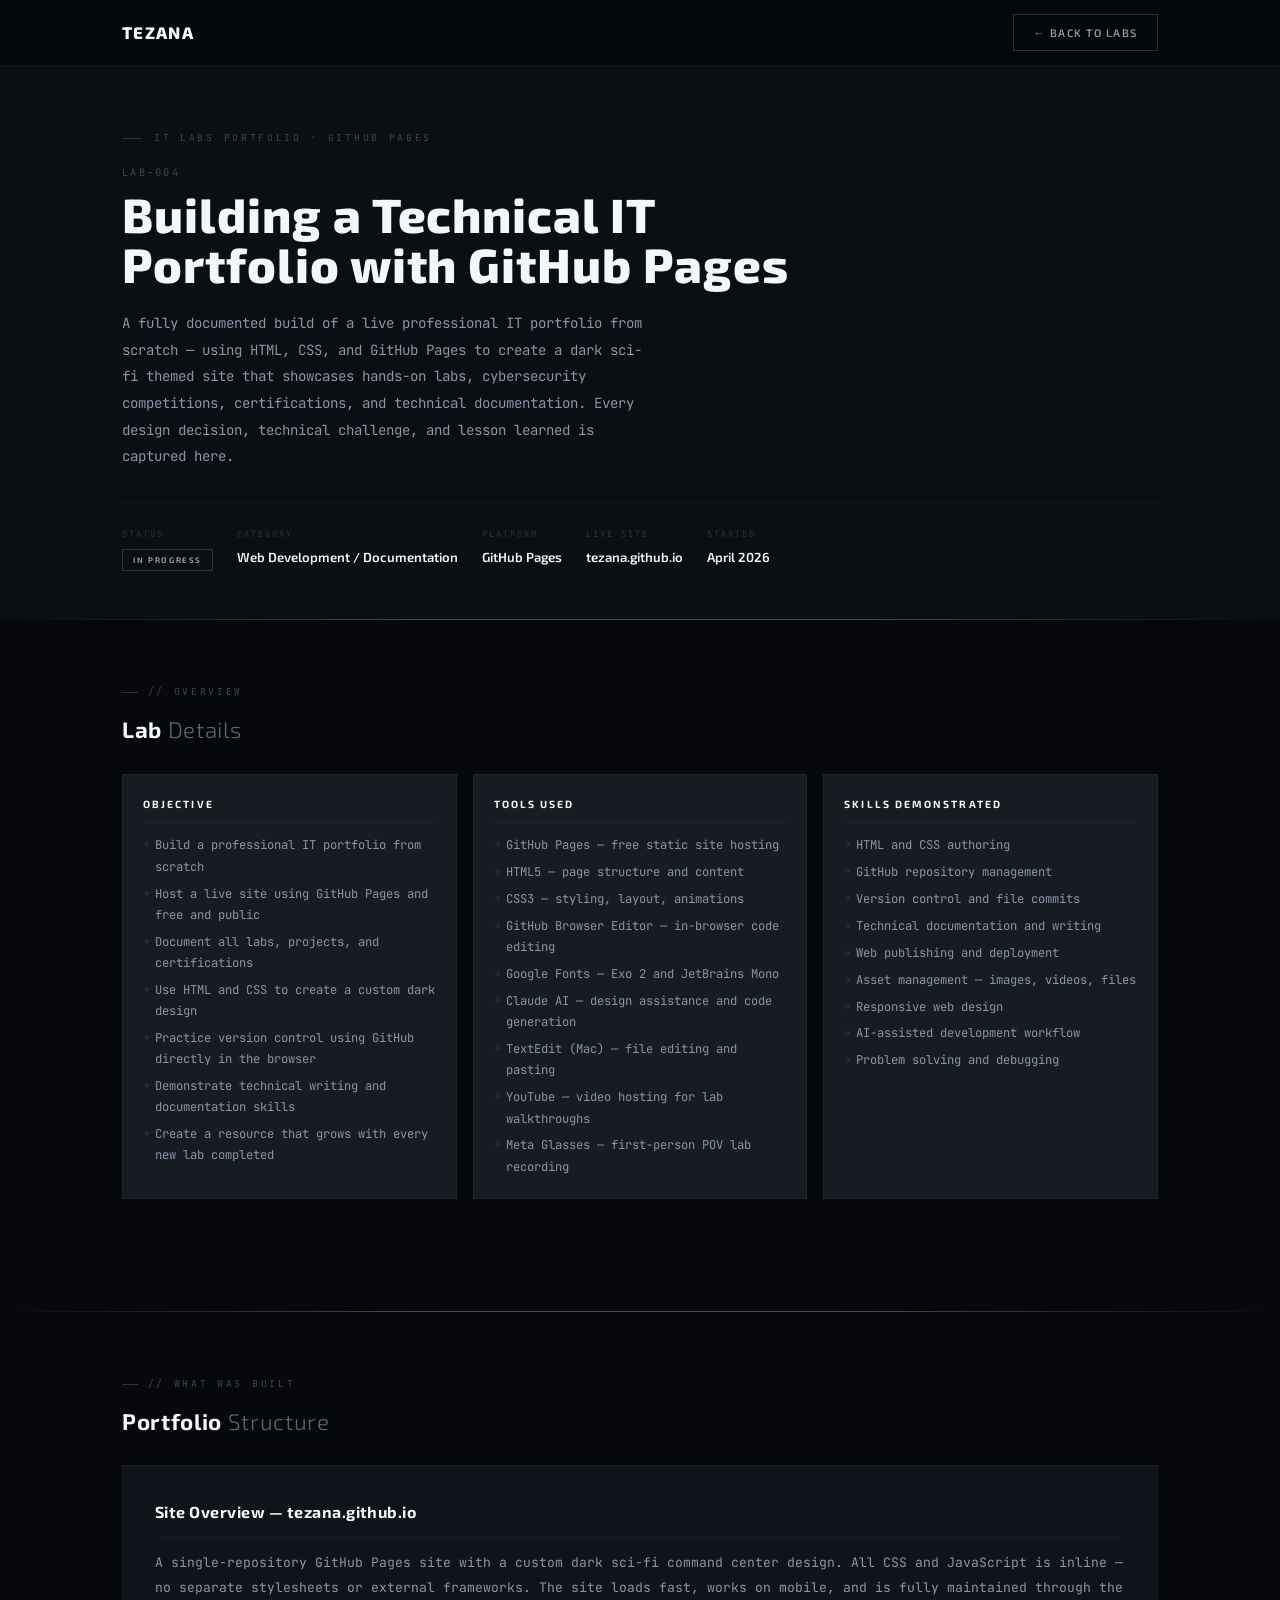
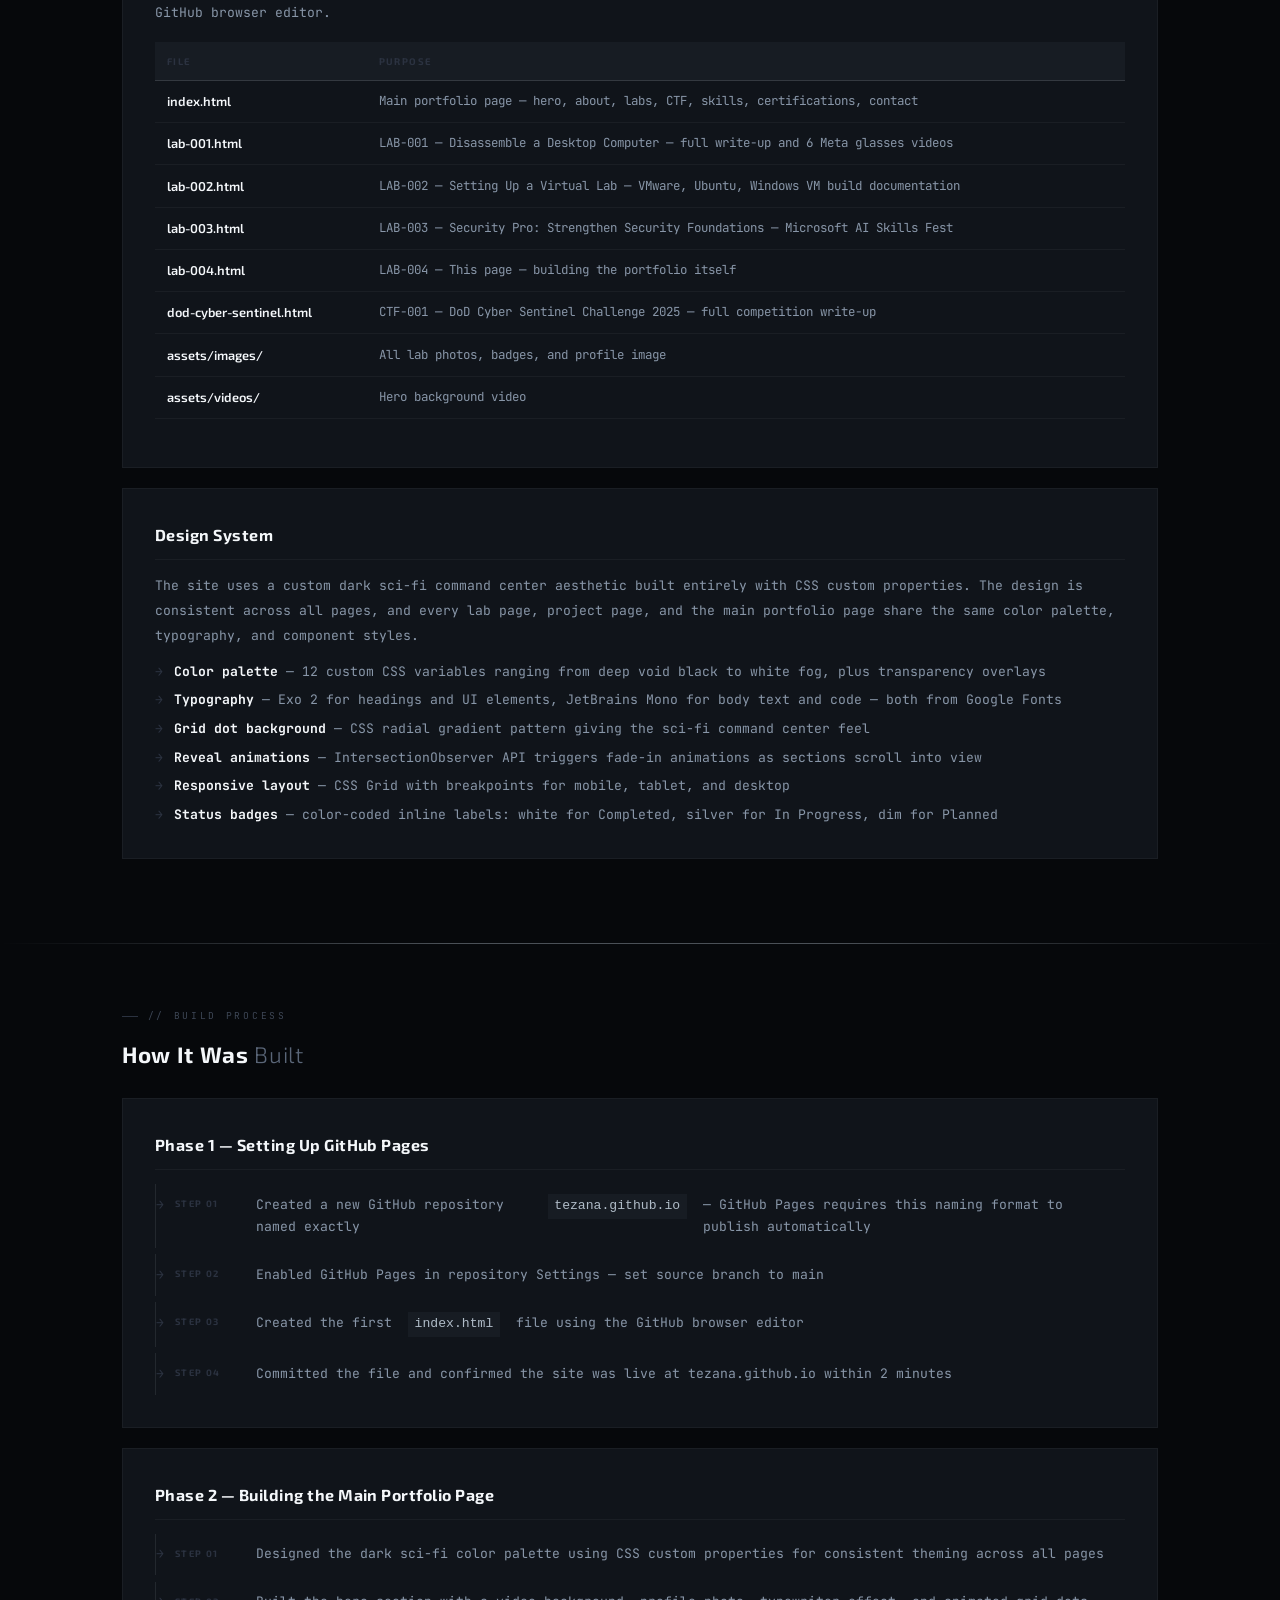
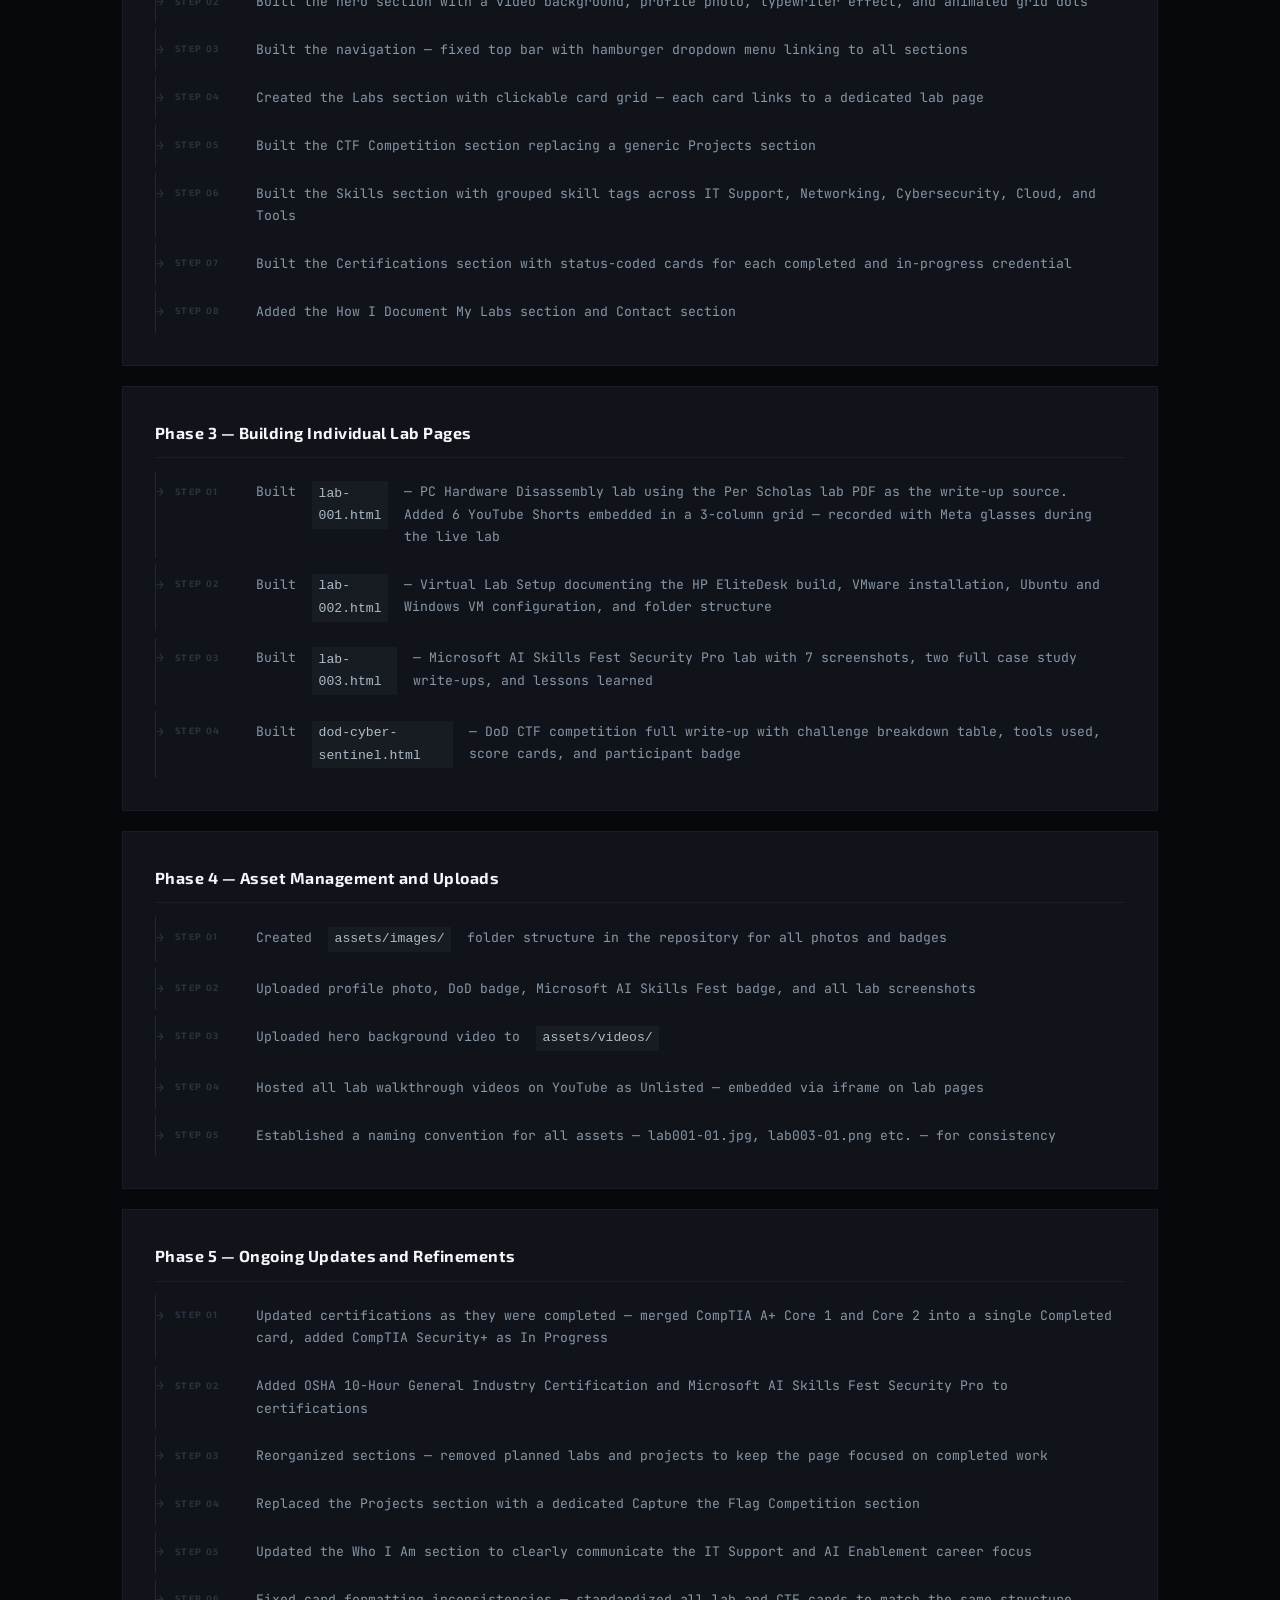
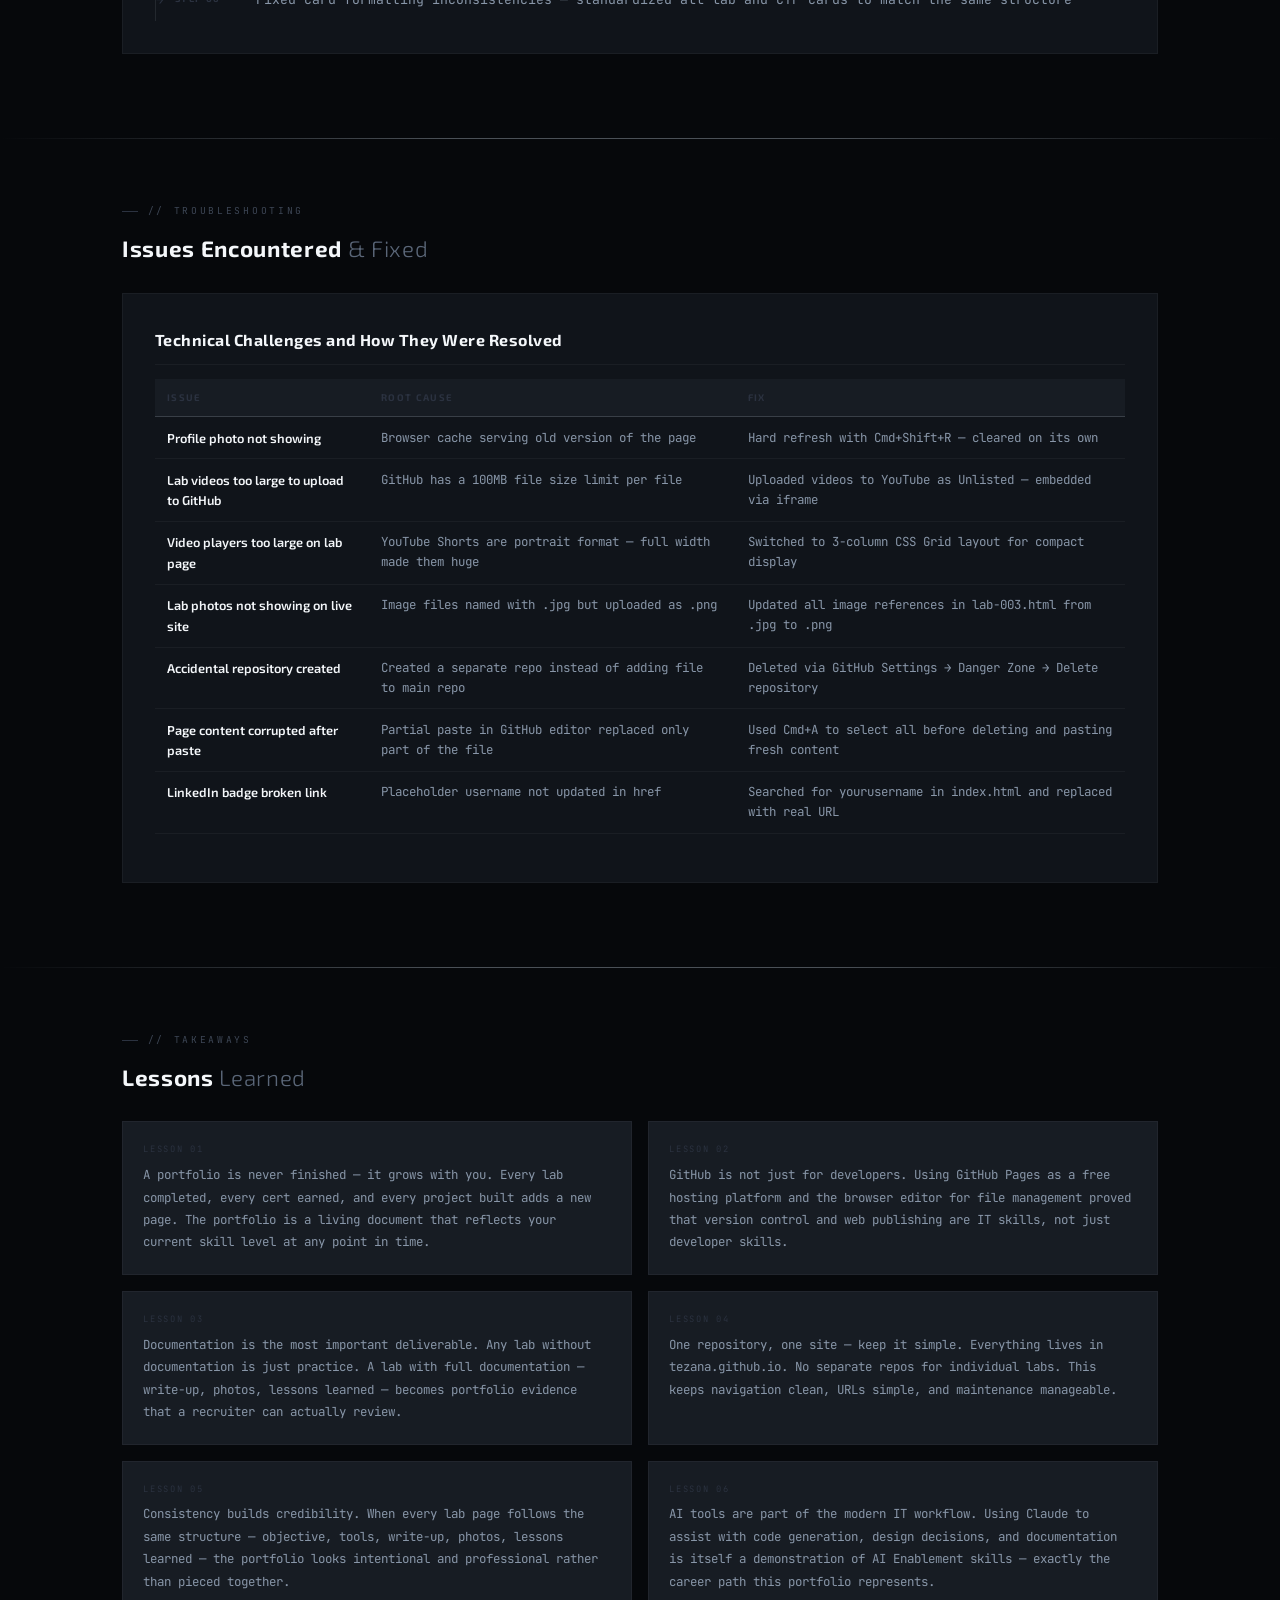
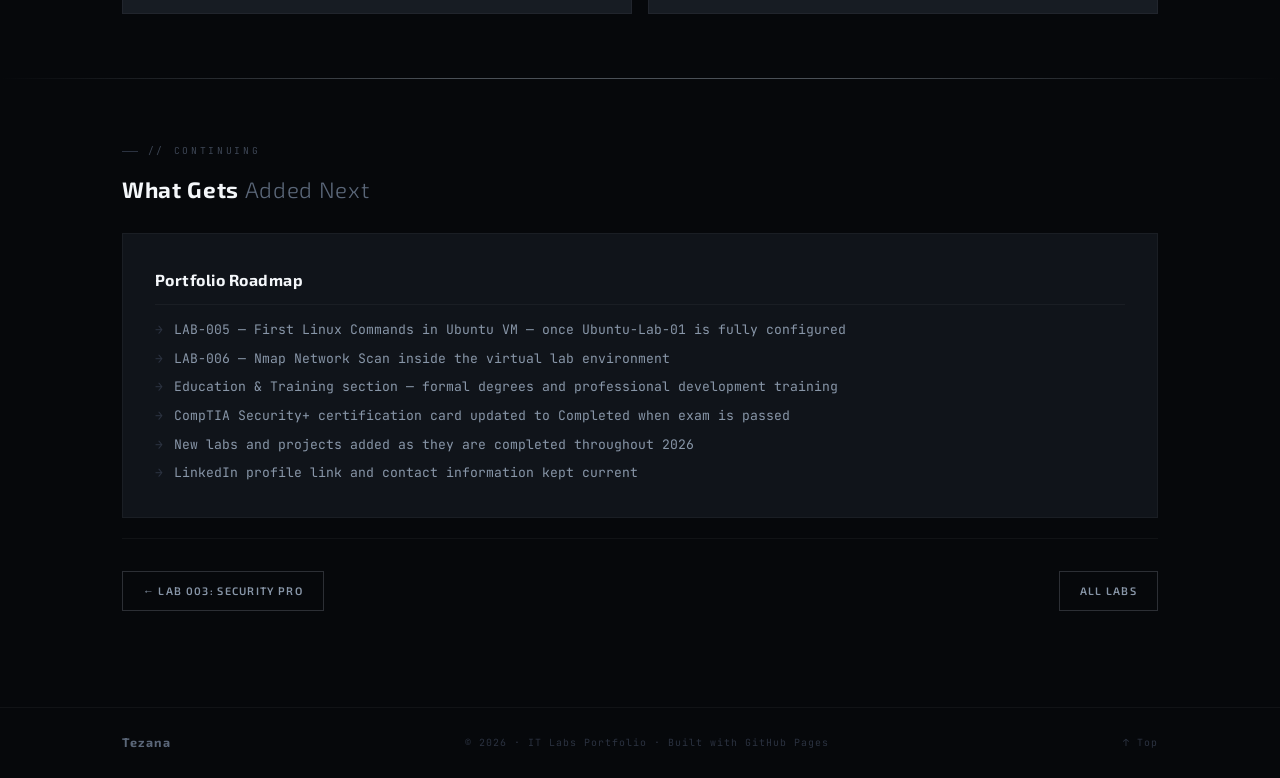
<file: lab-004.html>
<!DOCTYPE html>
<html lang="en">
<head>
  <meta charset="UTF-8"/>
  <meta name="viewport" content="width=device-width, initial-scale=1.0"/>
  <title>LAB-004 | Building a Technical IT Portfolio with GitHub Pages | Tezana</title>
  <link rel="preconnect" href="https://fonts.googleapis.com">
  <link href="https://fonts.googleapis.com/css2?family=Exo+2:wght@300;400;600;700;800&family=JetBrains+Mono:wght@300;400;500&display=swap" rel="stylesheet">
<style>
*,*::before,*::after{box-sizing:border-box;margin:0;padding:0}
html{scroll-behavior:smooth}
:root{
  --void:#06080b;--abyss:#0b0e12;--deep:#10141a;--coal:#171c23;
  --gun:#1f252e;--steel:#2b3240;--dim:#3d4655;--mid:#5a6678;
  --silver:#8896a8;--mist:#b0bcc8;--fog:#cdd5de;--white:#f4f7fa;
  --b0:rgba(176,188,200,.06);--b1:rgba(176,188,200,.12);
  --b2:rgba(176,188,200,.22);--b3:rgba(176,188,200,.40);
  --fh:'Exo 2',sans-serif;--fm:'JetBrains Mono',monospace;
  --nav:66px;--max:1100px;
}
body{background:var(--void);color:var(--mist);font-family:var(--fm);font-size:.875rem;line-height:1.75;overflow-x:hidden}
a{color:inherit;text-decoration:none}
img{display:block;max-width:100%;border-radius:2px}
::-webkit-scrollbar{width:4px}
::-webkit-scrollbar-track{background:var(--abyss)}
::-webkit-scrollbar-thumb{background:var(--steel);border-radius:2px}
.wrap{max-width:var(--max);margin:0 auto;padding:0 2rem}
.sec{padding:4rem 0}
.ruled{height:1px;background:linear-gradient(90deg,transparent,var(--b3) 35%,var(--b3) 65%,transparent)}

/* NAV */
#nav{position:fixed;top:0;left:0;right:0;z-index:600;height:var(--nav);background:rgba(6,8,11,.92);backdrop-filter:blur(24px);border-bottom:1px solid var(--b0);display:flex;align-items:center;transition:border-color .3s,box-shadow .3s}
#nav.scrolled{border-bottom-color:var(--b2);box-shadow:0 4px 32px rgba(0,0,0,.55)}
#nav .wrap{display:flex;align-items:center;justify-content:space-between;width:100%}
.nav-logo{font-family:var(--fh);font-size:1.05rem;font-weight:800;letter-spacing:.08em;color:var(--white)}
.back-btn{display:inline-flex;align-items:center;gap:.5rem;font-family:var(--fh);font-size:.68rem;font-weight:600;letter-spacing:.14em;text-transform:uppercase;padding:.5rem 1.2rem;border:1px solid var(--b2);color:var(--silver);background:transparent;transition:all .2s}
.back-btn:hover{border-color:var(--b3);color:var(--white);background:var(--gun)}

/* HERO */
#hero{padding-top:calc(var(--nav) + 4rem);padding-bottom:3rem;background:var(--abyss);position:relative;overflow:hidden}
#hero::before{content:'';position:absolute;inset:0;background-image:radial-gradient(circle,rgba(176,188,200,.04) 1px,transparent 1px);background-size:36px 36px;pointer-events:none}
.lab-eyebrow{display:flex;align-items:center;gap:.75rem;font-family:var(--fm);font-size:.6rem;letter-spacing:.28em;text-transform:uppercase;color:var(--dim);margin-bottom:1rem}
.lab-eyebrow::before{content:'';width:20px;height:1px;background:var(--steel)}
.lab-num{font-family:var(--fm);font-size:.65rem;letter-spacing:.22em;color:var(--dim);margin-bottom:.5rem}
h1.lab-title{font-family:var(--fh);font-size:clamp(1.8rem,4vw,3rem);font-weight:800;color:var(--white);line-height:1.05;letter-spacing:.02em;margin-bottom:1.25rem}
.lab-desc{font-size:.88rem;line-height:1.9;color:var(--silver);max-width:65ch;margin-bottom:2rem}
.meta-row{display:flex;flex-wrap:wrap;gap:1.5rem;padding-top:1.5rem;border-top:1px solid var(--b0)}
.meta-item{display:flex;flex-direction:column;gap:.2rem}
.meta-label{font-size:.55rem;letter-spacing:.22em;text-transform:uppercase;color:var(--steel)}
.meta-value{font-family:var(--fh);font-size:.82rem;font-weight:600;color:var(--white)}
.badge{display:inline-block;font-family:var(--fh);font-size:.5rem;font-weight:700;letter-spacing:.2em;text-transform:uppercase;padding:.22rem .65rem;border:1px solid currentColor;line-height:1.6}
.b-done{color:var(--fog);border-color:rgba(205,213,222,.35)}
.b-wip{color:var(--silver);border-color:rgba(136,150,168,.28)}

/* EYEBROW + TITLE */
.eyebrow{font-family:var(--fm);font-size:.6rem;letter-spacing:.28em;text-transform:uppercase;color:var(--dim);display:flex;align-items:center;gap:.6rem;margin-bottom:.6rem}
.eyebrow::before{content:'';width:16px;height:1px;background:var(--steel)}
.sec-title{font-family:var(--fh);font-size:1.4rem;font-weight:700;color:var(--white);letter-spacing:.03em;margin-bottom:1.5rem}
.sec-title span{color:var(--mid);font-weight:300}

/* INFO CARDS */
.info-grid{display:grid;grid-template-columns:repeat(3,1fr);gap:1rem;margin-bottom:3rem}
.info-card{background:var(--coal);border:1px solid var(--b0);padding:1.25rem;transition:border-color .2s}
.info-card:hover{border-color:var(--b1)}
.info-card-title{font-family:var(--fh);font-size:.65rem;font-weight:700;letter-spacing:.2em;text-transform:uppercase;color:var(--white);padding-bottom:.6rem;margin-bottom:.75rem;border-bottom:1px solid var(--b0)}
.info-card ul{list-style:none;display:flex;flex-direction:column;gap:.35rem}
.info-card ul li{font-size:.76rem;color:var(--silver);padding-left:.75rem;position:relative}
.info-card ul li::before{content:'→';position:absolute;left:0;color:var(--steel);font-size:.65rem}

/* WRITE-UP BLOCKS */
.writeup-block{background:var(--deep);border:1px solid var(--b0);padding:2rem;margin-bottom:1.25rem;transition:border-color .2s}
.writeup-block:hover{border-color:var(--b1)}
.writeup-block h3{font-family:var(--fh);font-size:1rem;font-weight:700;color:var(--white);margin-bottom:.85rem;letter-spacing:.03em;padding-bottom:.65rem;border-bottom:1px solid var(--b0)}
.writeup-block p{font-size:.82rem;line-height:1.9;color:var(--silver);margin-bottom:.75rem}
.writeup-block p:last-child{margin-bottom:0}
.writeup-block ul{list-style:none;display:flex;flex-direction:column;gap:.4rem;margin-top:.5rem}
.writeup-block ul li{font-size:.82rem;color:var(--silver);padding-left:1.2rem;position:relative;line-height:1.7}
.writeup-block ul li::before{content:'→';position:absolute;left:0;color:var(--steel)}

/* STEP LIST */
.step-list{list-style:none;display:flex;flex-direction:column;gap:.4rem}
.step-list li{display:flex;gap:1rem;align-items:flex-start;font-size:.82rem;color:var(--silver);padding:.6rem .75rem;border-left:1px solid var(--b1);transition:background .2s}
.step-list li:hover{background:var(--coal);border-color:var(--b2)}
.step-num{font-family:var(--fh);font-size:.58rem;font-weight:700;letter-spacing:.14em;color:var(--steel);white-space:nowrap;padding-top:.15rem;min-width:65px}

/* CODE BLOCK */
.code-block{background:var(--coal);border:1px solid var(--b1);padding:1rem 1.25rem;margin:.75rem 0;font-family:var(--fm);font-size:.78rem;color:var(--mist);line-height:1.8;overflow-x:auto}
.code-block span{color:var(--silver)}

/* TECH TABLE */
.tech-table{width:100%;border-collapse:collapse;font-size:.78rem;margin-bottom:1rem}
.tech-table th{font-family:var(--fh);font-size:.6rem;letter-spacing:.14em;text-transform:uppercase;color:var(--steel);padding:.65rem .75rem;border-bottom:1px solid var(--b2);text-align:left;background:var(--coal)}
.tech-table td{padding:.65rem .75rem;border-bottom:1px solid var(--b0);color:var(--silver);vertical-align:top;line-height:1.6}
.tech-table tr:hover td{background:var(--coal)}
.tech-table td:first-child{color:var(--white);font-family:var(--fh);font-weight:600;font-size:.8rem}

/* TIMELINE */
.timeline{display:flex;flex-direction:column;gap:0}
.tl-item{display:flex;gap:1.5rem;position:relative;padding-bottom:1.5rem}
.tl-item:last-child{padding-bottom:0}
.tl-left{display:flex;flex-direction:column;align-items:center;gap:0;min-width:60px}
.tl-dot{width:10px;height:10px;background:var(--silver);border-radius:50%;flex-shrink:0;margin-top:.35rem}
.tl-line{width:1px;background:var(--b2);flex:1;margin-top:4px}
.tl-item:last-child .tl-line{display:none}
.tl-label{font-family:var(--fh);font-size:.58rem;font-weight:700;letter-spacing:.12em;text-transform:uppercase;color:var(--dim);margin-top:.1rem}
.tl-content{flex:1}
.tl-title{font-family:var(--fh);font-size:.9rem;font-weight:700;color:var(--white);margin-bottom:.3rem}
.tl-body{font-size:.8rem;line-height:1.8;color:var(--silver)}

/* LESSONS */
.lessons-grid{display:grid;grid-template-columns:repeat(2,1fr);gap:1rem}
.lesson-card{background:var(--coal);border:1px solid var(--b0);padding:1.25rem;transition:border-color .2s}
.lesson-card:hover{border-color:var(--b1)}
.lesson-num{font-family:var(--fm);font-size:.55rem;letter-spacing:.2em;color:var(--steel);margin-bottom:.4rem}
.lesson-text{font-size:.78rem;line-height:1.8;color:var(--silver)}

/* LAB NAV */
.lab-nav{display:flex;justify-content:space-between;align-items:center;padding:2rem 0;border-top:1px solid var(--b0)}
.lab-nav a{display:inline-flex;align-items:center;gap:.5rem;font-family:var(--fh);font-size:.68rem;font-weight:600;letter-spacing:.12em;text-transform:uppercase;padding:.6rem 1.25rem;border:1px solid var(--b2);color:var(--silver);transition:all .2s}
.lab-nav a:hover{border-color:var(--b3);color:var(--white);background:var(--gun)}

/* FOOTER */
footer{border-top:1px solid var(--b0);padding:1.5rem 0}
footer .wrap{display:flex;justify-content:space-between;align-items:center;font-size:.62rem;letter-spacing:.1em;color:var(--steel)}
footer a{transition:color .2s}
footer a:hover{color:var(--white)}
.f-brand{font-family:var(--fh);font-size:.78rem;font-weight:700;color:var(--mid)}

/* REVEAL */
.reveal{opacity:0;transform:translateY(20px);transition:opacity .65s ease,transform .65s ease}
.reveal.on{opacity:1;transform:none}

/* RESPONSIVE */
@media(max-width:768px){
  .info-grid{grid-template-columns:1fr}
  .lessons-grid{grid-template-columns:1fr}
  .lab-nav{flex-direction:column;gap:1rem;text-align:center}
  footer .wrap{flex-direction:column;gap:.5rem;text-align:center}
}
@media(max-width:480px){
  .wrap{padding:0 1.2rem}
  .sec{padding:3rem 0}
}
</style>
</head>
<body>

<!-- NAV -->
<nav id="nav">
  <div class="wrap">
    <a href="index.html" class="nav-logo">TEZANA</a>
    <a href="index.html#labs" class="back-btn">← Back to Labs</a>
  </div>
</nav>

<!-- HERO -->
<section id="hero">
  <div class="wrap">
    <div class="lab-eyebrow">IT Labs Portfolio · GitHub Pages</div>
    <div class="lab-num">LAB-004</div>
    <h1 class="lab-title">Building a Technical IT<br>Portfolio with GitHub Pages</h1>
    <p class="lab-desc">
      A fully documented build of a live professional IT portfolio from scratch —
      using HTML, CSS, and GitHub Pages to create a dark sci-fi themed site that
      showcases hands-on labs, cybersecurity competitions, certifications, and
      technical documentation. Every design decision, technical challenge, and
      lesson learned is captured here.
    </p>
    <div class="meta-row">
      <div class="meta-item">
        <span class="meta-label">Status</span>
        <span><span class="badge b-wip">In Progress</span></span>
      </div>
      <div class="meta-item">
        <span class="meta-label">Category</span>
        <span class="meta-value">Web Development / Documentation</span>
      </div>
      <div class="meta-item">
        <span class="meta-label">Platform</span>
        <span class="meta-value">GitHub Pages</span>
      </div>
      <div class="meta-item">
        <span class="meta-label">Live Site</span>
        <span class="meta-value">tezana.github.io</span>
      </div>
      <div class="meta-item">
        <span class="meta-label">Started</span>
        <span class="meta-value">April 2026</span>
      </div>
    </div>
  </div>
</section>

<div class="ruled"></div>

<!-- LAB DETAILS -->
<section class="sec">
  <div class="wrap">
    <div class="eyebrow">// Overview</div>
    <h2 class="sec-title">Lab <span>Details</span></h2>

    <div class="info-grid reveal">
      <div class="info-card">
        <div class="info-card-title">Objective</div>
        <ul>
          <li>Build a professional IT portfolio from scratch</li>
          <li>Host a live site using GitHub Pages and free and public</li>
          <li>Document all labs, projects, and certifications</li>
          <li>Use HTML and CSS to create a custom dark design</li>
          <li>Practice version control using GitHub directly in the browser</li>
          <li>Demonstrate technical writing and documentation skills</li>
          <li>Create a resource that grows with every new lab completed</li>
        </ul>
      </div>
      <div class="info-card">
        <div class="info-card-title">Tools Used</div>
        <ul>
          <li>GitHub Pages — free static site hosting</li>
          <li>HTML5 — page structure and content</li>
          <li>CSS3 — styling, layout, animations</li>
          <li>GitHub Browser Editor — in-browser code editing</li>
          <li>Google Fonts — Exo 2 and JetBrains Mono</li>
          <li>Claude AI — design assistance and code generation</li>
          <li>TextEdit (Mac) — file editing and pasting</li>
          <li>YouTube — video hosting for lab walkthroughs</li>
          <li>Meta Glasses — first-person POV lab recording</li>
        </ul>
      </div>
      <div class="info-card">
        <div class="info-card-title">Skills Demonstrated</div>
        <ul>
          <li>HTML and CSS authoring</li>
          <li>GitHub repository management</li>
          <li>Version control and file commits</li>
          <li>Technical documentation and writing</li>
          <li>Web publishing and deployment</li>
          <li>Asset management — images, videos, files</li>
          <li>Responsive web design</li>
          <li>AI-assisted development workflow</li>
          <li>Problem solving and debugging</li>
        </ul>
      </div>
    </div>
  </div>
</section>

<div class="ruled"></div>

<!-- WHAT WAS BUILT -->
<section class="sec">
  <div class="wrap">
    <div class="eyebrow">// What Was Built</div>
    <h2 class="sec-title">Portfolio <span>Structure</span></h2>

    <div class="writeup-block reveal">
      <h3>Site Overview — tezana.github.io</h3>
      <p>A single-repository GitHub Pages site with a custom dark sci-fi command center design. All CSS and JavaScript is inline — no separate stylesheets or external frameworks. The site loads fast, works on mobile, and is fully maintained through the GitHub browser editor.</p>
      <table class="tech-table" style="margin-top:1rem">
        <thead>
          <tr><th>File</th><th>Purpose</th></tr>
        </thead>
        <tbody>
          <tr><td>index.html</td><td>Main portfolio page — hero, about, labs, CTF, skills, certifications, contact</td></tr>
          <tr><td>lab-001.html</td><td>LAB-001 — Disassemble a Desktop Computer — full write-up and 6 Meta glasses videos</td></tr>
          <tr><td>lab-002.html</td><td>LAB-002 — Setting Up a Virtual Lab — VMware, Ubuntu, Windows VM build documentation</td></tr>
          <tr><td>lab-003.html</td><td>LAB-003 — Security Pro: Strengthen Security Foundations — Microsoft AI Skills Fest</td></tr>
          <tr><td>lab-004.html</td><td>LAB-004 — This page — building the portfolio itself</td></tr>
          <tr><td>dod-cyber-sentinel.html</td><td>CTF-001 — DoD Cyber Sentinel Challenge 2025 — full competition write-up</td></tr>
          <tr><td>assets/images/</td><td>All lab photos, badges, and profile image</td></tr>
          <tr><td>assets/videos/</td><td>Hero background video</td></tr>
        </tbody>
      </table>
    </div>

    <div class="writeup-block reveal">
      <h3>Design System</h3>
      <p>The site uses a custom dark sci-fi command center aesthetic built entirely with CSS custom properties. The design is consistent across all pages, and every lab page, project page, and the main portfolio page share the same color palette, typography, and component styles.</p>
      <ul>
        <li><strong style="color:var(--white)">Color palette</strong> — 12 custom CSS variables ranging from deep void black to white fog, plus transparency overlays</li>
        <li><strong style="color:var(--white)">Typography</strong> — Exo 2 for headings and UI elements, JetBrains Mono for body text and code — both from Google Fonts</li>
        <li><strong style="color:var(--white)">Grid dot background</strong> — CSS radial gradient pattern giving the sci-fi command center feel</li>
        <li><strong style="color:var(--white)">Reveal animations</strong> — IntersectionObserver API triggers fade-in animations as sections scroll into view</li>
        <li><strong style="color:var(--white)">Responsive layout</strong> — CSS Grid with breakpoints for mobile, tablet, and desktop</li>
        <li><strong style="color:var(--white)">Status badges</strong> — color-coded inline labels: white for Completed, silver for In Progress, dim for Planned</li>
      </ul>
    </div>
  </div>
</section>

<div class="ruled"></div>

<!-- BUILD TIMELINE -->
<section class="sec">
  <div class="wrap">
    <div class="eyebrow">// Build Process</div>
    <h2 class="sec-title">How It Was <span>Built</span></h2>

    <div class="writeup-block reveal">
      <h3>Phase 1 — Setting Up GitHub Pages</h3>
      <ul class="step-list">
        <li><span class="step-num">STEP 01</span>Created a new GitHub repository named exactly <code style="color:var(--mist);background:var(--coal);padding:.1rem .4rem">tezana.github.io</code> — GitHub Pages requires this naming format to publish automatically</li>
        <li><span class="step-num">STEP 02</span>Enabled GitHub Pages in repository Settings — set source branch to main</li>
        <li><span class="step-num">STEP 03</span>Created the first <code style="color:var(--mist);background:var(--coal);padding:.1rem .4rem">index.html</code> file using the GitHub browser editor</li>
        <li><span class="step-num">STEP 04</span>Committed the file and confirmed the site was live at tezana.github.io within 2 minutes</li>
      </ul>
    </div>

    <div class="writeup-block reveal">
      <h3>Phase 2 — Building the Main Portfolio Page</h3>
      <ul class="step-list">
        <li><span class="step-num">STEP 01</span>Designed the dark sci-fi color palette using CSS custom properties for consistent theming across all pages</li>
        <li><span class="step-num">STEP 02</span>Built the hero section with a video background, profile photo, typewriter effect, and animated grid dots</li>
        <li><span class="step-num">STEP 03</span>Built the navigation — fixed top bar with hamburger dropdown menu linking to all sections</li>
        <li><span class="step-num">STEP 04</span>Created the Labs section with clickable card grid — each card links to a dedicated lab page</li>
        <li><span class="step-num">STEP 05</span>Built the CTF Competition section replacing a generic Projects section</li>
        <li><span class="step-num">STEP 06</span>Built the Skills section with grouped skill tags across IT Support, Networking, Cybersecurity, Cloud, and Tools</li>
        <li><span class="step-num">STEP 07</span>Built the Certifications section with status-coded cards for each completed and in-progress credential</li>
        <li><span class="step-num">STEP 08</span>Added the How I Document My Labs section and Contact section</li>
      </ul>
    </div>

    <div class="writeup-block reveal">
      <h3>Phase 3 — Building Individual Lab Pages</h3>
      <ul class="step-list">
        <li><span class="step-num">STEP 01</span>Built <code style="color:var(--mist);background:var(--coal);padding:.1rem .4rem">lab-001.html</code> — PC Hardware Disassembly lab using the Per Scholas lab PDF as the write-up source. Added 6 YouTube Shorts embedded in a 3-column grid — recorded with Meta glasses during the live lab</li>
        <li><span class="step-num">STEP 02</span>Built <code style="color:var(--mist);background:var(--coal);padding:.1rem .4rem">lab-002.html</code> — Virtual Lab Setup documenting the HP EliteDesk build, VMware installation, Ubuntu and Windows VM configuration, and folder structure</li>
        <li><span class="step-num">STEP 03</span>Built <code style="color:var(--mist);background:var(--coal);padding:.1rem .4rem">lab-003.html</code> — Microsoft AI Skills Fest Security Pro lab with 7 screenshots, two full case study write-ups, and lessons learned</li>
        <li><span class="step-num">STEP 04</span>Built <code style="color:var(--mist);background:var(--coal);padding:.1rem .4rem">dod-cyber-sentinel.html</code> — DoD CTF competition full write-up with challenge breakdown table, tools used, score cards, and participant badge</li>
      </ul>
    </div>

    <div class="writeup-block reveal">
      <h3>Phase 4 — Asset Management and Uploads</h3>
      <ul class="step-list">
        <li><span class="step-num">STEP 01</span>Created <code style="color:var(--mist);background:var(--coal);padding:.1rem .4rem">assets/images/</code> folder structure in the repository for all photos and badges</li>
        <li><span class="step-num">STEP 02</span>Uploaded profile photo, DoD badge, Microsoft AI Skills Fest badge, and all lab screenshots</li>
        <li><span class="step-num">STEP 03</span>Uploaded hero background video to <code style="color:var(--mist);background:var(--coal);padding:.1rem .4rem">assets/videos/</code></li>
        <li><span class="step-num">STEP 04</span>Hosted all lab walkthrough videos on YouTube as Unlisted — embedded via iframe on lab pages</li>
        <li><span class="step-num">STEP 05</span>Established a naming convention for all assets — lab001-01.jpg, lab003-01.png etc. — for consistency</li>
      </ul>
    </div>

    <div class="writeup-block reveal">
      <h3>Phase 5 — Ongoing Updates and Refinements</h3>
      <ul class="step-list">
        <li><span class="step-num">STEP 01</span>Updated certifications as they were completed — merged CompTIA A+ Core 1 and Core 2 into a single Completed card, added CompTIA Security+ as In Progress</li>
        <li><span class="step-num">STEP 02</span>Added OSHA 10-Hour General Industry Certification and Microsoft AI Skills Fest Security Pro to certifications</li>
        <li><span class="step-num">STEP 03</span>Reorganized sections — removed planned labs and projects to keep the page focused on completed work</li>
        <li><span class="step-num">STEP 04</span>Replaced the Projects section with a dedicated Capture the Flag Competition section</li>
        <li><span class="step-num">STEP 05</span>Updated the Who I Am section to clearly communicate the IT Support and AI Enablement career focus</li>
        <li><span class="step-num">STEP 06</span>Fixed card formatting inconsistencies — standardized all lab and CTF cards to match the same structure</li>
      </ul>
    </div>
  </div>
</section>

<div class="ruled"></div>

<!-- TECHNICAL CHALLENGES -->
<section class="sec">
  <div class="wrap">
    <div class="eyebrow">// Troubleshooting</div>
    <h2 class="sec-title">Issues Encountered <span>&amp; Fixed</span></h2>

    <div class="writeup-block reveal">
      <h3>Technical Challenges and How They Were Resolved</h3>
      <table class="tech-table">
        <thead>
          <tr><th>Issue</th><th>Root Cause</th><th>Fix</th></tr>
        </thead>
        <tbody>
          <tr>
            <td>Profile photo not showing</td>
            <td>Browser cache serving old version of the page</td>
            <td>Hard refresh with Cmd+Shift+R — cleared on its own</td>
          </tr>
          <tr>
            <td>Lab videos too large to upload to GitHub</td>
            <td>GitHub has a 100MB file size limit per file</td>
            <td>Uploaded videos to YouTube as Unlisted — embedded via iframe</td>
          </tr>
          <tr>
            <td>Video players too large on lab page</td>
            <td>YouTube Shorts are portrait format — full width made them huge</td>
            <td>Switched to 3-column CSS Grid layout for compact display</td>
          </tr>
          <tr>
            <td>Lab photos not showing on live site</td>
            <td>Image files named with .jpg but uploaded as .png</td>
            <td>Updated all image references in lab-003.html from .jpg to .png</td>
          </tr>
          <tr>
            <td>Accidental repository created</td>
            <td>Created a separate repo instead of adding file to main repo</td>
            <td>Deleted via GitHub Settings → Danger Zone → Delete repository</td>
          </tr>
          <tr>
            <td>Page content corrupted after paste</td>
            <td>Partial paste in GitHub editor replaced only part of the file</td>
            <td>Used Cmd+A to select all before deleting and pasting fresh content</td>
          </tr>
          <tr>
            <td>LinkedIn badge broken link</td>
            <td>Placeholder username not updated in href</td>
            <td>Searched for yourusername in index.html and replaced with real URL</td>
          </tr>
        </tbody>
      </table>
    </div>
  </div>
</section>

<div class="ruled"></div>

<!-- LESSONS LEARNED -->
<section class="sec">
  <div class="wrap">
    <div class="eyebrow">// Takeaways</div>
    <h2 class="sec-title">Lessons <span>Learned</span></h2>

    <div class="lessons-grid reveal">
      <div class="lesson-card">
        <div class="lesson-num">LESSON 01</div>
        <div class="lesson-text">A portfolio is never finished — it grows with you. Every lab completed, every cert earned, and every project built adds a new page. The portfolio is a living document that reflects your current skill level at any point in time.</div>
      </div>
      <div class="lesson-card">
        <div class="lesson-num">LESSON 02</div>
        <div class="lesson-text">GitHub is not just for developers. Using GitHub Pages as a free hosting platform and the browser editor for file management proved that version control and web publishing are IT skills, not just developer skills.</div>
      </div>
      <div class="lesson-card">
        <div class="lesson-num">LESSON 03</div>
        <div class="lesson-text">Documentation is the most important deliverable. Any lab without documentation is just practice. A lab with full documentation — write-up, photos, lessons learned — becomes portfolio evidence that a recruiter can actually review.</div>
      </div>
      <div class="lesson-card">
        <div class="lesson-num">LESSON 04</div>
        <div class="lesson-text">One repository, one site — keep it simple. Everything lives in tezana.github.io. No separate repos for individual labs. This keeps navigation clean, URLs simple, and maintenance manageable.</div>
      </div>
      <div class="lesson-card">
        <div class="lesson-num">LESSON 05</div>
        <div class="lesson-text">Consistency builds credibility. When every lab page follows the same structure — objective, tools, write-up, photos, lessons learned — the portfolio looks intentional and professional rather than pieced together.</div>
      </div>
      <div class="lesson-card">
        <div class="lesson-num">LESSON 06</div>
        <div class="lesson-text">AI tools are part of the modern IT workflow. Using Claude to assist with code generation, design decisions, and documentation is itself a demonstration of AI Enablement skills — exactly the career path this portfolio represents.</div>
      </div>
    </div>
  </div>
</section>

<div class="ruled"></div>

<!-- WHAT'S NEXT -->
<section class="sec">
  <div class="wrap">
    <div class="eyebrow">// Continuing</div>
    <h2 class="sec-title">What Gets <span>Added Next</span></h2>

    <div class="writeup-block reveal">
      <h3>Portfolio Roadmap</h3>
      <ul>
        <li>LAB-005 — First Linux Commands in Ubuntu VM — once Ubuntu-Lab-01 is fully configured</li>
        <li>LAB-006 — Nmap Network Scan inside the virtual lab environment</li>
        <li>Education &amp; Training section — formal degrees and professional development training</li>
        <li>CompTIA Security+ certification card updated to Completed when exam is passed</li>
        <li>New labs and projects added as they are completed throughout 2026</li>
        <li>LinkedIn profile link and contact information kept current</li>
      </ul>
    </div>

    <div class="lab-nav">
      <a href="lab-003.html">← Lab 003: Security Pro</a>
      <a href="index.html#labs">All Labs</a>
    </div>

  </div>
</section>

<!-- FOOTER -->
<footer>
  <div class="wrap">
    <span class="f-brand">Tezana</span>
    <span>© 2026 · IT Labs Portfolio · Built with GitHub Pages</span>
    <a href="#hero">↑ Top</a>
  </div>
</footer>

<script>
const nav = document.getElementById('nav');
window.addEventListener('scroll', () => nav.classList.toggle('scrolled', scrollY > 40), {passive:true});
const ro = new IntersectionObserver(entries => {
  entries.forEach(e => {
    if (!e.isIntersecting) return;
    e.target.classList.add('on');
    ro.unobserve(e.target);
  });
}, {threshold:.08});
document.querySelectorAll('.reveal').forEach(el => ro.observe(el));
</script>
</body>
</html>
</file>
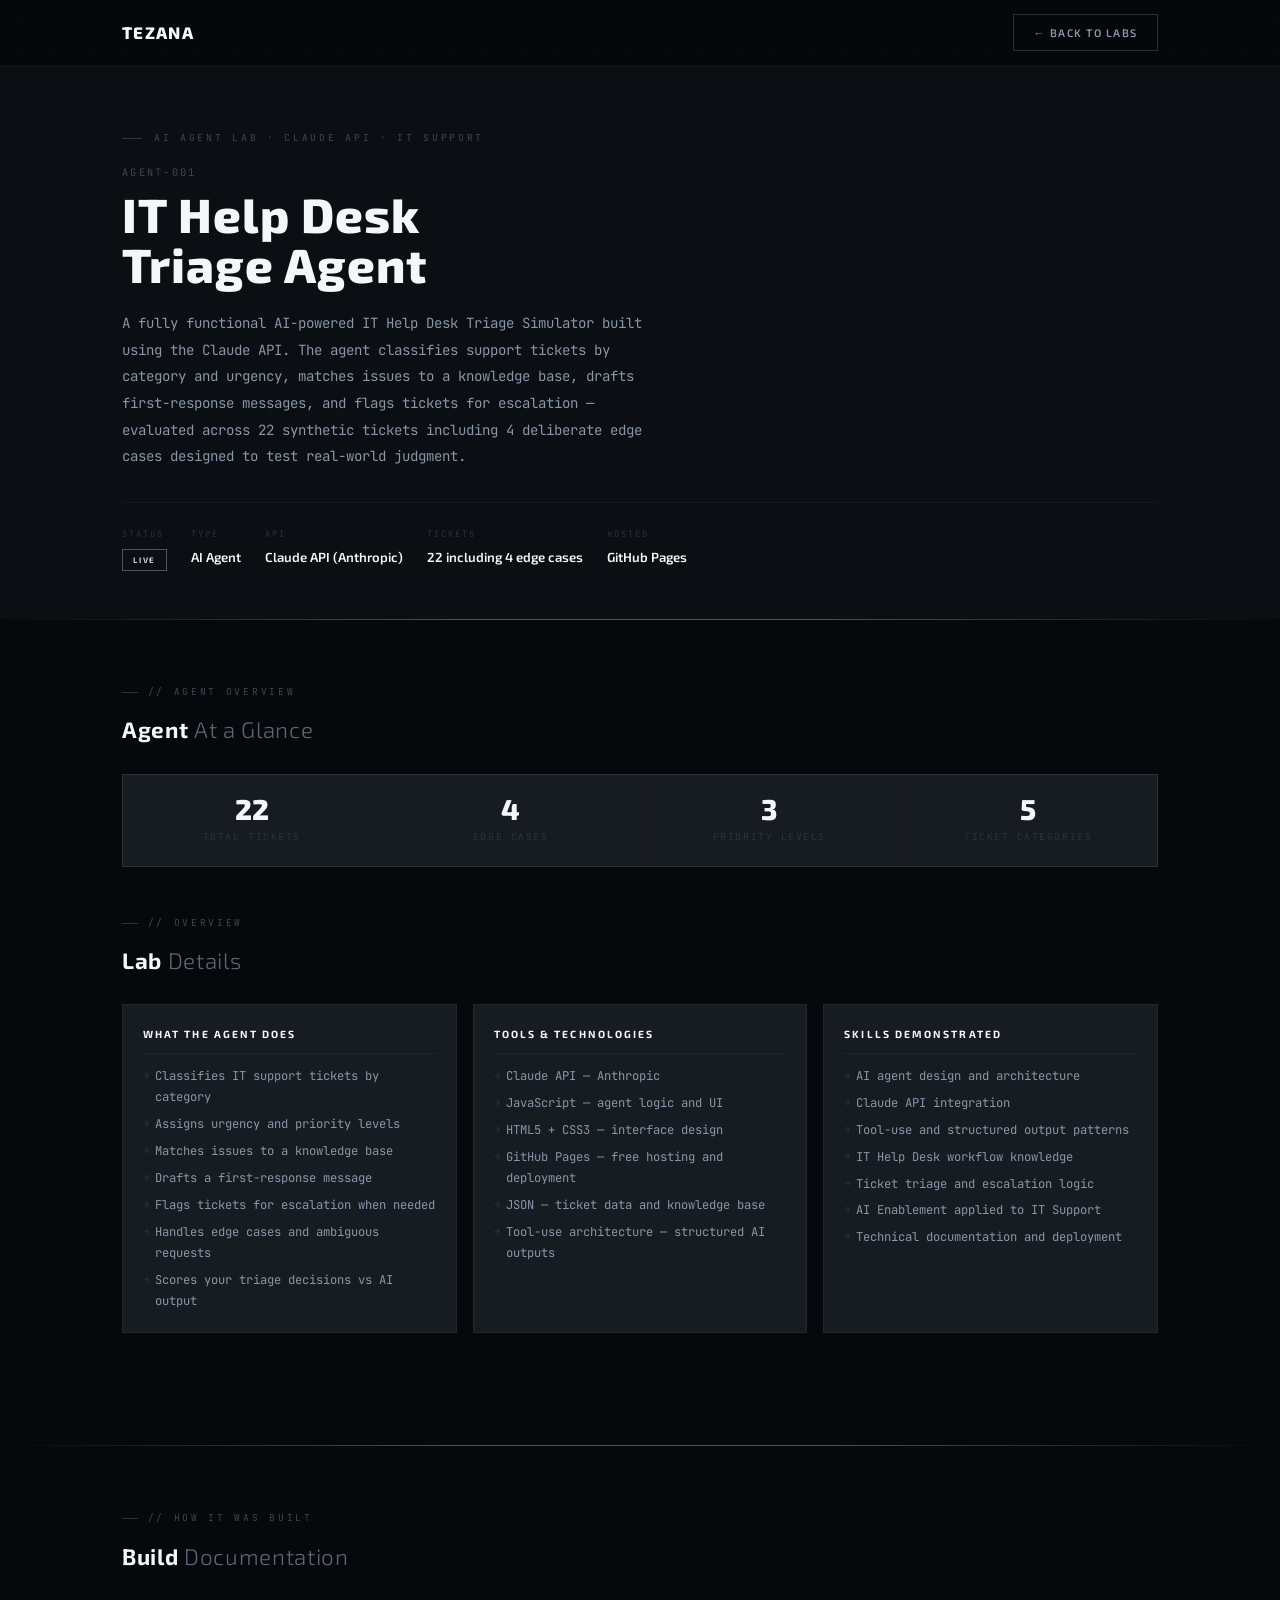
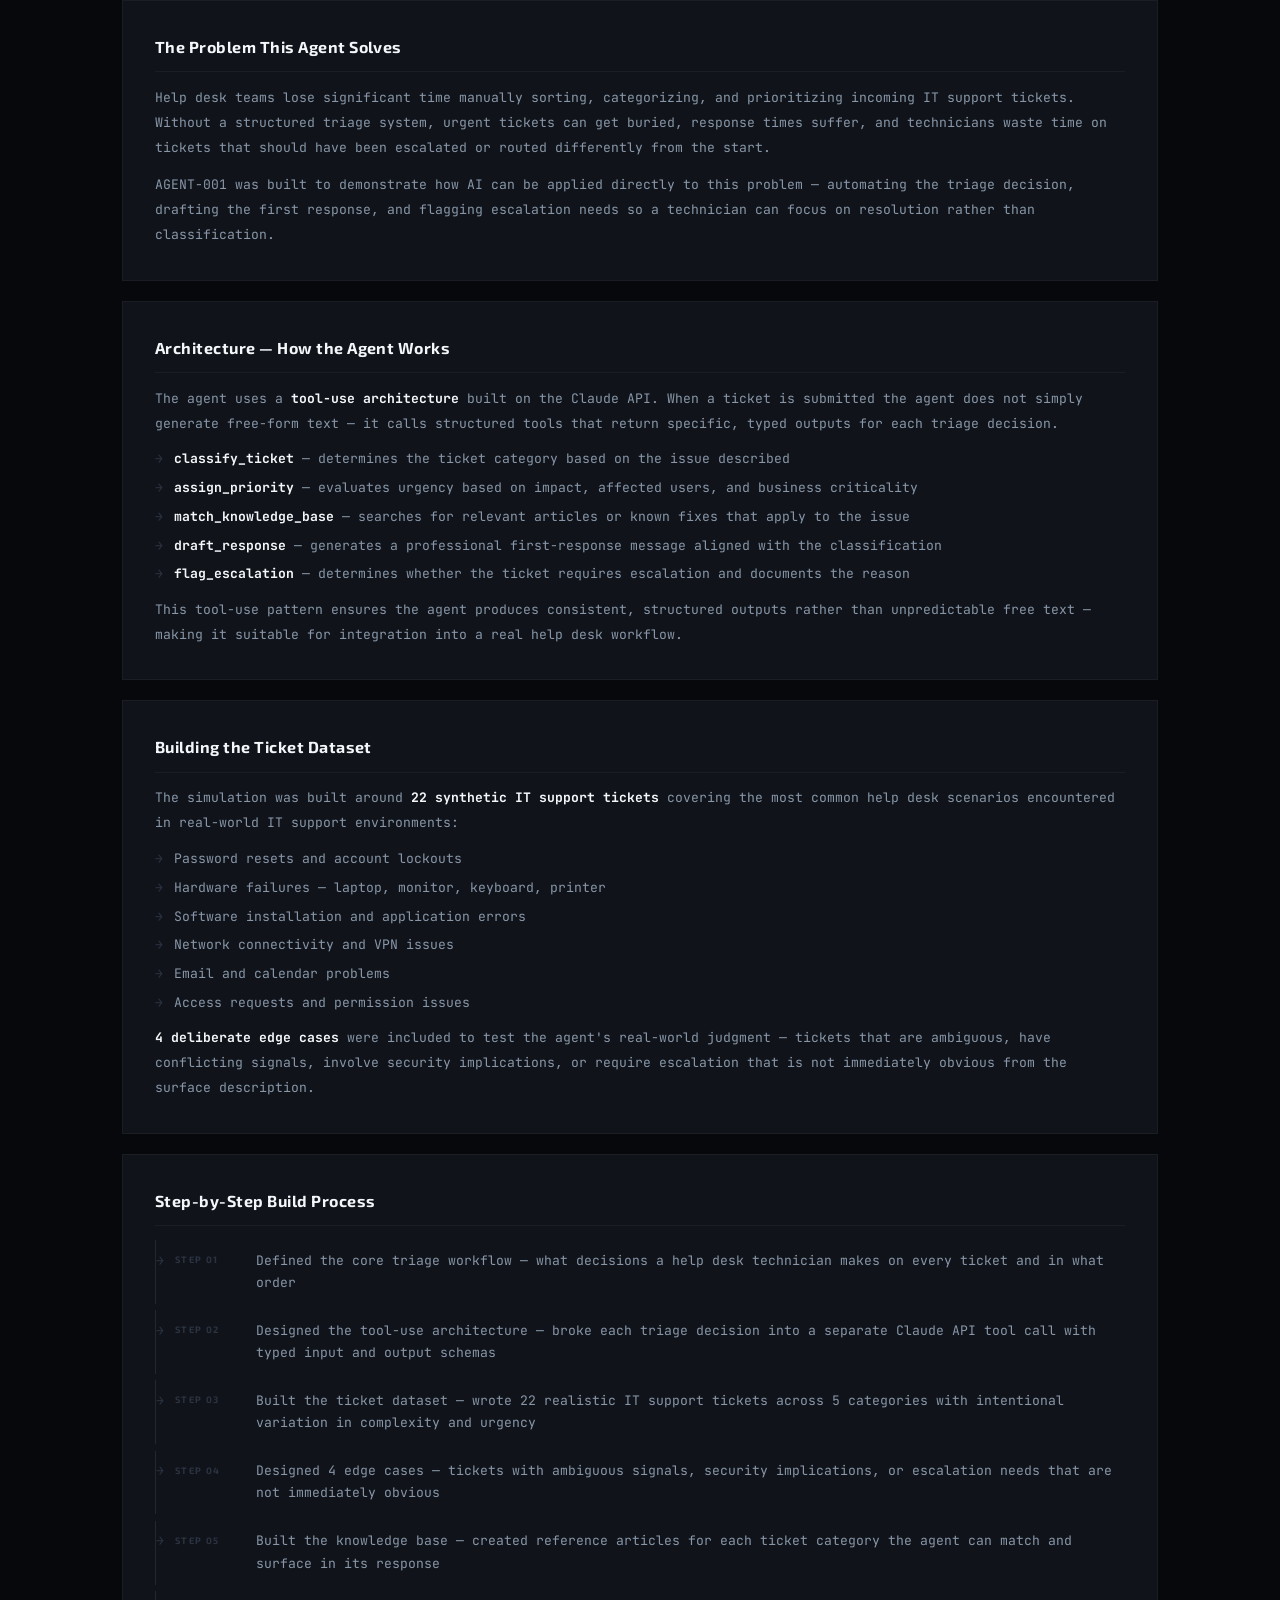
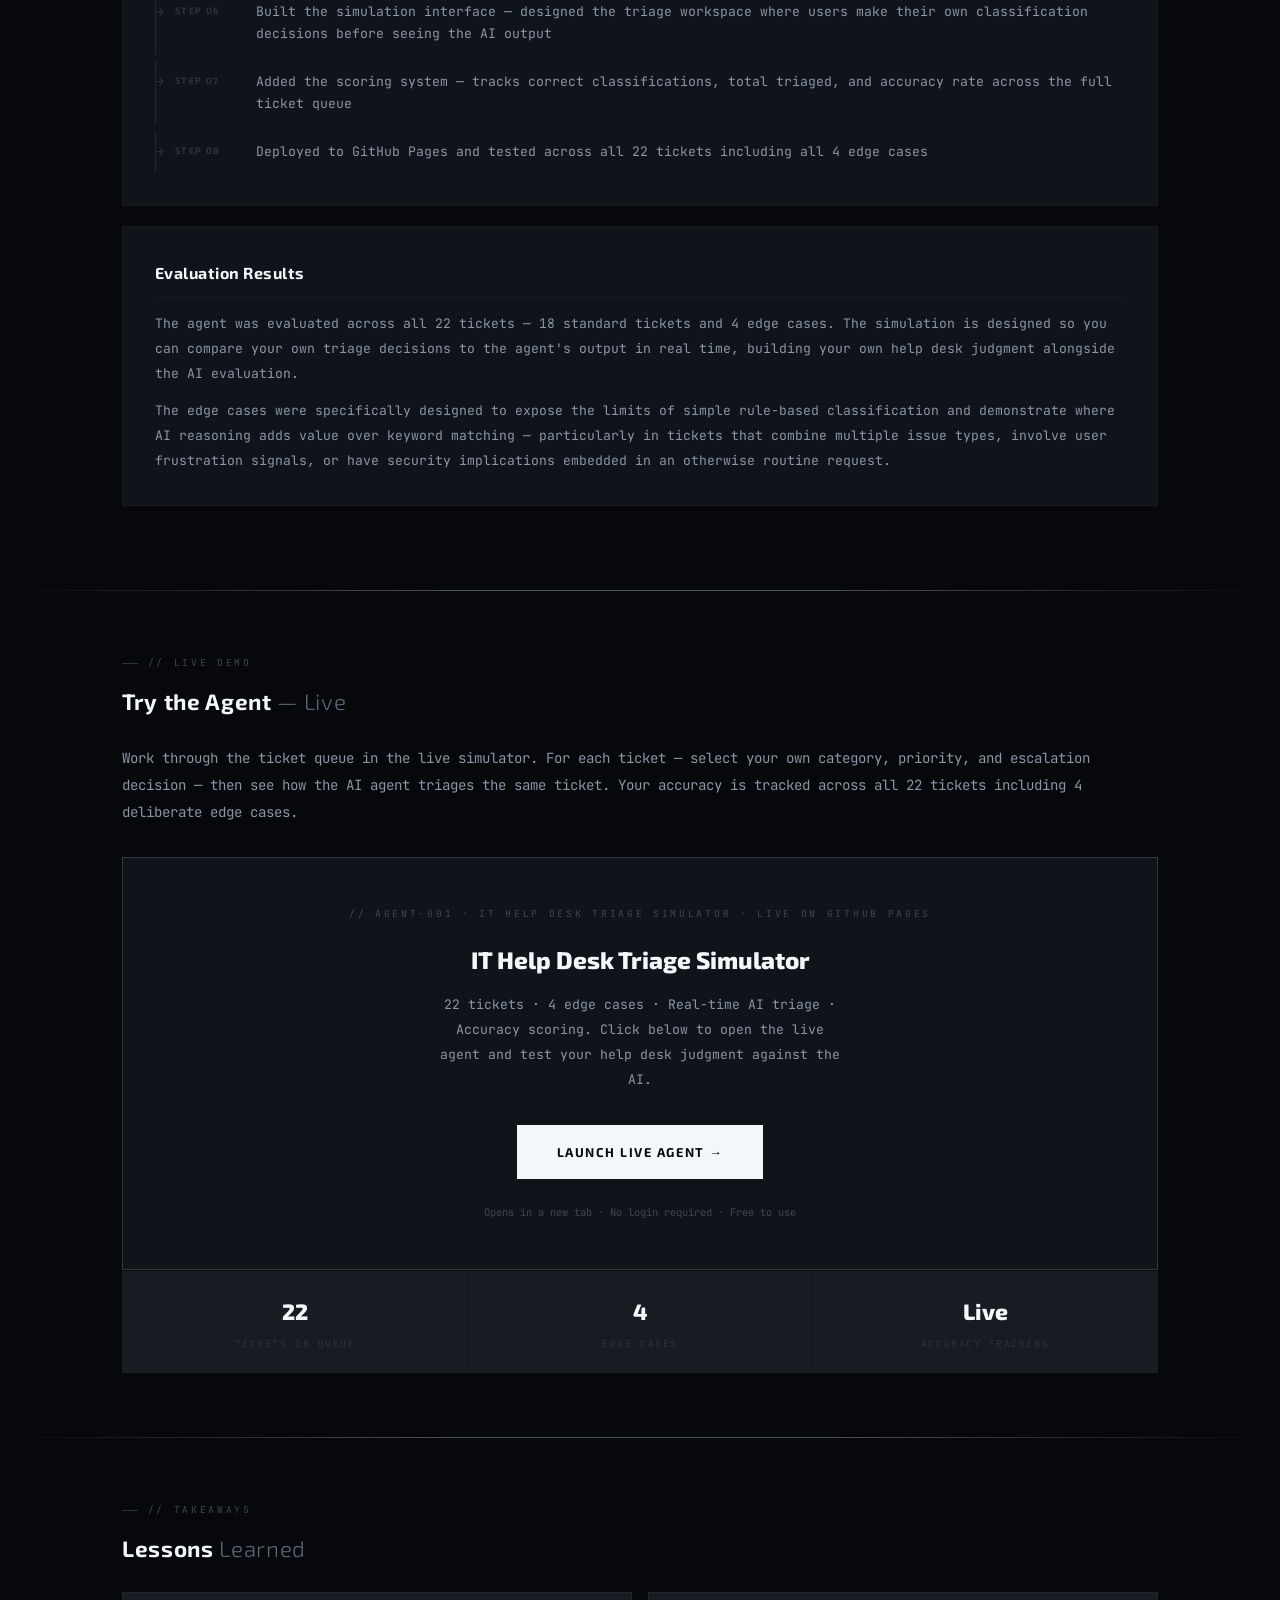
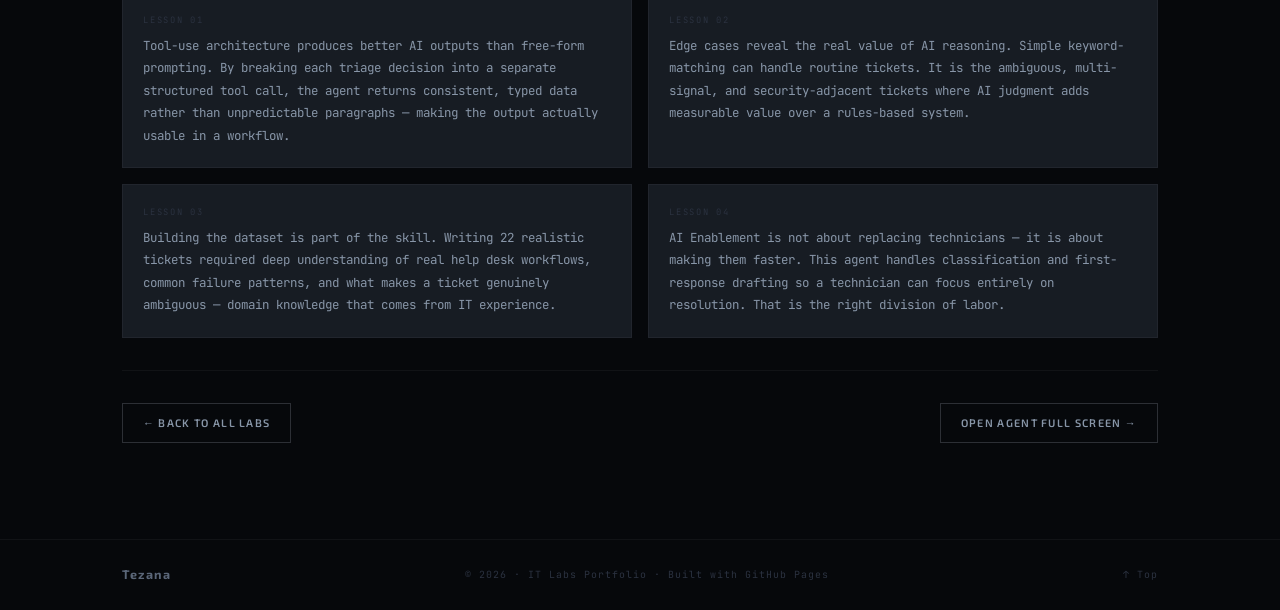
<file: lab-agent-001.html>
<!DOCTYPE html>
<html lang="en">
<head>
  <meta charset="UTF-8"/>
  <meta name="viewport" content="width=device-width, initial-scale=1.0"/>
  <title>AGENT-001 | IT Help Desk Triage Agent | Tezana</title>
  <link rel="preconnect" href="https://fonts.googleapis.com">
  <link href="https://fonts.googleapis.com/css2?family=Exo+2:wght@300;400;600;700;800&family=JetBrains+Mono:wght@300;400;500&display=swap" rel="stylesheet">
<style>
*,*::before,*::after{box-sizing:border-box;margin:0;padding:0}
html{scroll-behavior:smooth}
:root{
  --void:#06080b;--abyss:#0b0e12;--deep:#10141a;--coal:#171c23;
  --gun:#1f252e;--steel:#2b3240;--dim:#3d4655;--mid:#5a6678;
  --silver:#8896a8;--mist:#b0bcc8;--fog:#cdd5de;--white:#f4f7fa;
  --b0:rgba(176,188,200,.06);--b1:rgba(176,188,200,.12);
  --b2:rgba(176,188,200,.22);--b3:rgba(176,188,200,.40);
  --fh:'Exo 2',sans-serif;--fm:'JetBrains Mono',monospace;
  --nav:66px;--max:1100px;
}
body{background:var(--void);color:var(--mist);font-family:var(--fm);font-size:.875rem;line-height:1.75;overflow-x:hidden}
a{color:inherit;text-decoration:none}
img{display:block;max-width:100%;border-radius:2px}
::-webkit-scrollbar{width:4px}
::-webkit-scrollbar-track{background:var(--abyss)}
::-webkit-scrollbar-thumb{background:var(--steel);border-radius:2px}
.wrap{max-width:var(--max);margin:0 auto;padding:0 2rem}
.sec{padding:4rem 0}
.ruled{height:1px;background:linear-gradient(90deg,transparent,var(--b3) 35%,var(--b3) 65%,transparent)}

/* NAV */
#nav{position:fixed;top:0;left:0;right:0;z-index:600;height:var(--nav);background:rgba(6,8,11,.92);backdrop-filter:blur(24px);border-bottom:1px solid var(--b0);display:flex;align-items:center;transition:border-color .3s,box-shadow .3s}
#nav.scrolled{border-bottom-color:var(--b2);box-shadow:0 4px 32px rgba(0,0,0,.55)}
#nav .wrap{display:flex;align-items:center;justify-content:space-between;width:100%}
.nav-logo{font-family:var(--fh);font-size:1.05rem;font-weight:800;letter-spacing:.08em;color:var(--white)}
.back-btn{display:inline-flex;align-items:center;gap:.5rem;font-family:var(--fh);font-size:.68rem;font-weight:600;letter-spacing:.14em;text-transform:uppercase;padding:.5rem 1.2rem;border:1px solid var(--b2);color:var(--silver);background:transparent;transition:all .2s}
.back-btn:hover{border-color:var(--b3);color:var(--white);background:var(--gun)}

/* HERO */
#hero{padding-top:calc(var(--nav) + 4rem);padding-bottom:3rem;background:var(--abyss);position:relative;overflow:hidden}
#hero::before{content:'';position:absolute;inset:0;background-image:radial-gradient(circle,rgba(176,188,200,.04) 1px,transparent 1px);background-size:36px 36px;pointer-events:none}
.lab-eyebrow{display:flex;align-items:center;gap:.75rem;font-family:var(--fm);font-size:.6rem;letter-spacing:.28em;text-transform:uppercase;color:var(--dim);margin-bottom:1rem}
.lab-eyebrow::before{content:'';width:20px;height:1px;background:var(--steel)}
.lab-num{font-family:var(--fm);font-size:.65rem;letter-spacing:.22em;color:var(--dim);margin-bottom:.5rem}
h1.lab-title{font-family:var(--fh);font-size:clamp(1.8rem,4vw,3rem);font-weight:800;color:var(--white);line-height:1.05;letter-spacing:.02em;margin-bottom:1.25rem}
.lab-desc{font-size:.88rem;line-height:1.9;color:var(--silver);max-width:65ch;margin-bottom:2rem}
.meta-row{display:flex;flex-wrap:wrap;gap:1.5rem;padding-top:1.5rem;border-top:1px solid var(--b0)}
.meta-item{display:flex;flex-direction:column;gap:.2rem}
.meta-label{font-size:.55rem;letter-spacing:.22em;text-transform:uppercase;color:var(--steel)}
.meta-value{font-family:var(--fh);font-size:.82rem;font-weight:600;color:var(--white)}
.badge{display:inline-block;font-family:var(--fh);font-size:.5rem;font-weight:700;letter-spacing:.2em;text-transform:uppercase;padding:.22rem .65rem;border:1px solid currentColor;line-height:1.6}
.b-done{color:var(--fog);border-color:rgba(205,213,222,.35)}

/* EYEBROW + TITLE */
.eyebrow{font-family:var(--fm);font-size:.6rem;letter-spacing:.28em;text-transform:uppercase;color:var(--dim);display:flex;align-items:center;gap:.6rem;margin-bottom:.6rem}
.eyebrow::before{content:'';width:16px;height:1px;background:var(--steel)}
.sec-title{font-family:var(--fh);font-size:1.4rem;font-weight:700;color:var(--white);letter-spacing:.03em;margin-bottom:1.5rem}
.sec-title span{color:var(--mid);font-weight:300}

/* INFO CARDS */
.info-grid{display:grid;grid-template-columns:repeat(3,1fr);gap:1rem;margin-bottom:3rem}
.info-card{background:var(--coal);border:1px solid var(--b0);padding:1.25rem;transition:border-color .2s}
.info-card:hover{border-color:var(--b1)}
.info-card-title{font-family:var(--fh);font-size:.65rem;font-weight:700;letter-spacing:.2em;text-transform:uppercase;color:var(--white);padding-bottom:.6rem;margin-bottom:.75rem;border-bottom:1px solid var(--b0)}
.info-card ul{list-style:none;display:flex;flex-direction:column;gap:.35rem}
.info-card ul li{font-size:.76rem;color:var(--silver);padding-left:.75rem;position:relative}
.info-card ul li::before{content:'→';position:absolute;left:0;color:var(--steel);font-size:.65rem}

/* STAT CARDS */
.stat-grid{display:grid;grid-template-columns:repeat(4,1fr);gap:1px;background:var(--b1);border:1px solid var(--b1);margin-bottom:3rem}
.stat-card{background:var(--coal);padding:1.25rem;text-align:center;transition:background .2s}
.stat-card:hover{background:var(--gun)}
.stat-num{font-family:var(--fh);font-size:1.8rem;font-weight:800;color:var(--white);line-height:1;margin-bottom:.35rem}
.stat-label{font-size:.6rem;letter-spacing:.16em;text-transform:uppercase;color:var(--steel)}

/* WRITE-UP BLOCKS */
.writeup-block{background:var(--deep);border:1px solid var(--b0);padding:2rem;margin-bottom:1.25rem;transition:border-color .2s}
.writeup-block:hover{border-color:var(--b1)}
.writeup-block h3{font-family:var(--fh);font-size:1rem;font-weight:700;color:var(--white);margin-bottom:.85rem;letter-spacing:.03em;padding-bottom:.65rem;border-bottom:1px solid var(--b0)}
.writeup-block p{font-size:.82rem;line-height:1.9;color:var(--silver);margin-bottom:.75rem}
.writeup-block p:last-child{margin-bottom:0}
.writeup-block ul{list-style:none;display:flex;flex-direction:column;gap:.4rem;margin-top:.5rem}
.writeup-block ul li{font-size:.82rem;color:var(--silver);padding-left:1.2rem;position:relative;line-height:1.7}
.writeup-block ul li::before{content:'→';position:absolute;left:0;color:var(--steel)}

/* STEP LIST */
.step-list{list-style:none;display:flex;flex-direction:column;gap:.4rem}
.step-list li{display:flex;gap:1rem;align-items:flex-start;font-size:.82rem;color:var(--silver);padding:.6rem .75rem;border-left:1px solid var(--b1);transition:background .2s}
.step-list li:hover{background:var(--coal);border-color:var(--b2)}
.step-num{font-family:var(--fh);font-size:.58rem;font-weight:700;letter-spacing:.14em;color:var(--steel);white-space:nowrap;padding-top:.15rem;min-width:65px}

/* AGENT EMBED */
.agent-wrap{
  border:1px solid var(--b2);
  position:relative;
  overflow:hidden;
  background:var(--coal);
  margin-bottom:.5rem;
}
.agent-wrap::before,.agent-wrap::after{
  content:'';position:absolute;width:20px;height:20px;z-index:3;pointer-events:none
}
.agent-wrap::before{top:0;left:0;border-top:1px solid var(--steel);border-left:1px solid var(--steel)}
.agent-wrap::after{bottom:0;right:0;border-bottom:1px solid var(--steel);border-right:1px solid var(--steel)}
.agent-wrap iframe{
  width:100%;
  height:700px;
  border:none;
  display:block;
}
.agent-label{
  font-family:var(--fm);font-size:.58rem;letter-spacing:.16em;
  text-transform:uppercase;color:var(--dim);
  padding:.5rem .75rem;background:var(--coal);
  border:1px solid var(--b0);border-top:0;
  margin-bottom:2rem;
  display:flex;justify-content:space-between;align-items:center;
}
.agent-label a{
  color:var(--silver);text-decoration:none;
  transition:color .2s;font-size:.58rem;
}
.agent-label a:hover{color:var(--white)}

/* LESSONS */
.lessons-grid{display:grid;grid-template-columns:repeat(2,1fr);gap:1rem}
.lesson-card{background:var(--coal);border:1px solid var(--b0);padding:1.25rem;transition:border-color .2s}
.lesson-card:hover{border-color:var(--b1)}
.lesson-num{font-family:var(--fm);font-size:.55rem;letter-spacing:.2em;color:var(--steel);margin-bottom:.4rem}
.lesson-text{font-size:.78rem;line-height:1.8;color:var(--silver)}

/* LAB NAV */
.lab-nav{display:flex;justify-content:space-between;align-items:center;padding:2rem 0;border-top:1px solid var(--b0)}
.lab-nav a{display:inline-flex;align-items:center;gap:.5rem;font-family:var(--fh);font-size:.68rem;font-weight:600;letter-spacing:.12em;text-transform:uppercase;padding:.6rem 1.25rem;border:1px solid var(--b2);color:var(--silver);transition:all .2s}
.lab-nav a:hover{border-color:var(--b3);color:var(--white);background:var(--gun)}

/* FOOTER */
footer{border-top:1px solid var(--b0);padding:1.5rem 0}
footer .wrap{display:flex;justify-content:space-between;align-items:center;font-size:.62rem;letter-spacing:.1em;color:var(--steel)}
footer a{transition:color .2s}
footer a:hover{color:var(--white)}
.f-brand{font-family:var(--fh);font-size:.78rem;font-weight:700;color:var(--mid)}

/* REVEAL */
.reveal{opacity:0;transform:translateY(20px);transition:opacity .65s ease,transform .65s ease}
.reveal.on{opacity:1;transform:none}

/* RESPONSIVE */
@media(max-width:768px){
  .info-grid{grid-template-columns:1fr}
  .stat-grid{grid-template-columns:repeat(2,1fr)}
  .lessons-grid{grid-template-columns:1fr}
  .agent-wrap iframe{height:550px}
  .lab-nav{flex-direction:column;gap:1rem;text-align:center}
  footer .wrap{flex-direction:column;gap:.5rem;text-align:center}
}
@media(max-width:480px){
  .wrap{padding:0 1.2rem}
  .sec{padding:3rem 0}
  .stat-grid{grid-template-columns:1fr 1fr}
  .agent-wrap iframe{height:480px}
}
</style>
</head>
<body>

<!-- NAV -->
<nav id="nav">
  <div class="wrap">
    <a href="index.html" class="nav-logo">TEZANA</a>
    <a href="index.html#labs" class="back-btn">← Back to Labs</a>
  </div>
</nav>

<!-- HERO -->
<section id="hero">
  <div class="wrap">
    <div class="lab-eyebrow">AI Agent Lab · Claude API · IT Support</div>
    <div class="lab-num">AGENT-001</div>
    <h1 class="lab-title">IT Help Desk<br>Triage Agent</h1>
    <p class="lab-desc">
      A fully functional AI-powered IT Help Desk Triage Simulator built using the
      Claude API. The agent classifies support tickets by category and urgency,
      matches issues to a knowledge base, drafts first-response messages, and flags
      tickets for escalation — evaluated across 22 synthetic tickets including
      4 deliberate edge cases designed to test real-world judgment.
    </p>
    <div class="meta-row">
      <div class="meta-item">
        <span class="meta-label">Status</span>
        <span><span class="badge b-done">Live</span></span>
      </div>
      <div class="meta-item">
        <span class="meta-label">Type</span>
        <span class="meta-value">AI Agent</span>
      </div>
      <div class="meta-item">
        <span class="meta-label">API</span>
        <span class="meta-value">Claude API (Anthropic)</span>
      </div>
      <div class="meta-item">
        <span class="meta-label">Tickets</span>
        <span class="meta-value">22 including 4 edge cases</span>
      </div>
      <div class="meta-item">
        <span class="meta-label">Hosted</span>
        <span class="meta-value">GitHub Pages</span>
      </div>
    </div>
  </div>
</section>

<div class="ruled"></div>

<!-- STATS -->
<section class="sec">
  <div class="wrap">
    <div class="eyebrow">// Agent Overview</div>
    <h2 class="sec-title">Agent <span>At a Glance</span></h2>

    <div class="stat-grid reveal">
      <div class="stat-card">
        <div class="stat-num">22</div>
        <div class="stat-label">Total Tickets</div>
      </div>
      <div class="stat-card">
        <div class="stat-num">4</div>
        <div class="stat-label">Edge Cases</div>
      </div>
      <div class="stat-card">
        <div class="stat-num">3</div>
        <div class="stat-label">Priority Levels</div>
      </div>
      <div class="stat-card">
        <div class="stat-num">5</div>
        <div class="stat-label">Ticket Categories</div>
      </div>
    </div>

    <!-- LAB DETAILS -->
    <div class="eyebrow">// Overview</div>
    <h2 class="sec-title">Lab <span>Details</span></h2>

    <div class="info-grid reveal">
      <div class="info-card">
        <div class="info-card-title">What the Agent Does</div>
        <ul>
          <li>Classifies IT support tickets by category</li>
          <li>Assigns urgency and priority levels</li>
          <li>Matches issues to a knowledge base</li>
          <li>Drafts a first-response message</li>
          <li>Flags tickets for escalation when needed</li>
          <li>Handles edge cases and ambiguous requests</li>
          <li>Scores your triage decisions vs AI output</li>
        </ul>
      </div>
      <div class="info-card">
        <div class="info-card-title">Tools & Technologies</div>
        <ul>
          <li>Claude API — Anthropic</li>
          <li>JavaScript — agent logic and UI</li>
          <li>HTML5 + CSS3 — interface design</li>
          <li>GitHub Pages — free hosting and deployment</li>
          <li>JSON — ticket data and knowledge base</li>
          <li>Tool-use architecture — structured AI outputs</li>
        </ul>
      </div>
      <div class="info-card">
        <div class="info-card-title">Skills Demonstrated</div>
        <ul>
          <li>AI agent design and architecture</li>
          <li>Claude API integration</li>
          <li>Tool-use and structured output patterns</li>
          <li>IT Help Desk workflow knowledge</li>
          <li>Ticket triage and escalation logic</li>
          <li>AI Enablement applied to IT Support</li>
          <li>Technical documentation and deployment</li>
        </ul>
      </div>
    </div>
  </div>
</section>

<div class="ruled"></div>

<!-- WRITE-UP -->
<section class="sec">
  <div class="wrap">
    <div class="eyebrow">// How It Was Built</div>
    <h2 class="sec-title">Build <span>Documentation</span></h2>

    <div class="writeup-block reveal">
      <h3>The Problem This Agent Solves</h3>
      <p>Help desk teams lose significant time manually sorting, categorizing, and prioritizing incoming IT support tickets. Without a structured triage system, urgent tickets can get buried, response times suffer, and technicians waste time on tickets that should have been escalated or routed differently from the start.</p>
      <p>AGENT-001 was built to demonstrate how AI can be applied directly to this problem — automating the triage decision, drafting the first response, and flagging escalation needs so a technician can focus on resolution rather than classification.</p>
    </div>

    <div class="writeup-block reveal">
      <h3>Architecture — How the Agent Works</h3>
      <p>The agent uses a <strong style="color:var(--white)">tool-use architecture</strong> built on the Claude API. When a ticket is submitted the agent does not simply generate free-form text — it calls structured tools that return specific, typed outputs for each triage decision.</p>
      <ul>
        <li><strong style="color:var(--white)">classify_ticket</strong> — determines the ticket category based on the issue described</li>
        <li><strong style="color:var(--white)">assign_priority</strong> — evaluates urgency based on impact, affected users, and business criticality</li>
        <li><strong style="color:var(--white)">match_knowledge_base</strong> — searches for relevant articles or known fixes that apply to the issue</li>
        <li><strong style="color:var(--white)">draft_response</strong> — generates a professional first-response message aligned with the classification</li>
        <li><strong style="color:var(--white)">flag_escalation</strong> — determines whether the ticket requires escalation and documents the reason</li>
      </ul>
      <p style="margin-top:.75rem">This tool-use pattern ensures the agent produces consistent, structured outputs rather than unpredictable free text — making it suitable for integration into a real help desk workflow.</p>
    </div>

    <div class="writeup-block reveal">
      <h3>Building the Ticket Dataset</h3>
      <p>The simulation was built around <strong style="color:var(--white)">22 synthetic IT support tickets</strong> covering the most common help desk scenarios encountered in real-world IT support environments:</p>
      <ul>
        <li>Password resets and account lockouts</li>
        <li>Hardware failures — laptop, monitor, keyboard, printer</li>
        <li>Software installation and application errors</li>
        <li>Network connectivity and VPN issues</li>
        <li>Email and calendar problems</li>
        <li>Access requests and permission issues</li>
      </ul>
      <p style="margin-top:.75rem"><strong style="color:var(--white)">4 deliberate edge cases</strong> were included to test the agent's real-world judgment — tickets that are ambiguous, have conflicting signals, involve security implications, or require escalation that is not immediately obvious from the surface description.</p>
    </div>

    <div class="writeup-block reveal">
      <h3>Step-by-Step Build Process</h3>
      <ul class="step-list">
        <li><span class="step-num">STEP 01</span>Defined the core triage workflow — what decisions a help desk technician makes on every ticket and in what order</li>
        <li><span class="step-num">STEP 02</span>Designed the tool-use architecture — broke each triage decision into a separate Claude API tool call with typed input and output schemas</li>
        <li><span class="step-num">STEP 03</span>Built the ticket dataset — wrote 22 realistic IT support tickets across 5 categories with intentional variation in complexity and urgency</li>
        <li><span class="step-num">STEP 04</span>Designed 4 edge cases — tickets with ambiguous signals, security implications, or escalation needs that are not immediately obvious</li>
        <li><span class="step-num">STEP 05</span>Built the knowledge base — created reference articles for each ticket category the agent can match and surface in its response</li>
        <li><span class="step-num">STEP 06</span>Built the simulation interface — designed the triage workspace where users make their own classification decisions before seeing the AI output</li>
        <li><span class="step-num">STEP 07</span>Added the scoring system — tracks correct classifications, total triaged, and accuracy rate across the full ticket queue</li>
        <li><span class="step-num">STEP 08</span>Deployed to GitHub Pages and tested across all 22 tickets including all 4 edge cases</li>
      </ul>
    </div>

    <div class="writeup-block reveal">
      <h3>Evaluation Results</h3>
      <p>The agent was evaluated across all 22 tickets — 18 standard tickets and 4 edge cases. The simulation is designed so you can compare your own triage decisions to the agent's output in real time, building your own help desk judgment alongside the AI evaluation.</p>
      <p>The edge cases were specifically designed to expose the limits of simple rule-based classification and demonstrate where AI reasoning adds value over keyword matching — particularly in tickets that combine multiple issue types, involve user frustration signals, or have security implications embedded in an otherwise routine request.</p>
    </div>

  </div>
</section>

<div class="ruled"></div>

<!-- LIVE AGENT -->
<section class="sec">
  <div class="wrap">
    <div class="eyebrow">// Live Demo</div>
    <h2 class="sec-title">Try the Agent <span>— Live</span></h2>
    <p style="font-size:.88rem;color:var(--silver);margin-bottom:2rem;line-height:1.9">
      Work through the ticket queue in the live simulator. For each ticket — select your own category, priority, and escalation decision — then see how the AI agent triages the same ticket. Your accuracy is tracked across all 22 tickets including 4 deliberate edge cases.
    </p>

    <div class="reveal" style="background:var(--deep);border:1px solid var(--b2);padding:3rem 2rem;text-align:center">
      <div style="font-family:var(--fm);font-size:.6rem;letter-spacing:.28em;text-transform:uppercase;color:var(--dim);margin-bottom:1rem">// AGENT-001 · IT Help Desk Triage Simulator · Live on GitHub Pages</div>
      <div style="font-family:var(--fh);font-size:1.5rem;font-weight:800;color:var(--white);margin-bottom:.75rem">IT Help Desk Triage Simulator</div>
      <p style="font-size:.82rem;color:var(--silver);max-width:50ch;margin:0 auto 2rem;line-height:1.9">22 tickets · 4 edge cases · Real-time AI triage · Accuracy scoring. Click below to open the live agent and test your help desk judgment against the AI.</p>
      <a href="https://tezana.github.io/triage-simulator.html" target="_blank" rel="noopener"
        style="display:inline-flex;align-items:center;gap:.75rem;font-family:var(--fh);font-size:.8rem;font-weight:700;letter-spacing:.12em;text-transform:uppercase;padding:1rem 2.5rem;background:var(--white);color:var(--void);border:none;cursor:pointer;transition:opacity .2s;text-decoration:none">
        Launch Live Agent →
      </a>
      <div style="margin-top:1.5rem;font-family:var(--fm);font-size:.65rem;color:var(--dim)">Opens in a new tab · No login required · Free to use</div>
    </div>

    <div style="display:grid;grid-template-columns:repeat(3,1fr);gap:1px;background:var(--b0);border:1px solid var(--b0);margin-top:1px">
      <div style="background:var(--coal);padding:1.25rem;text-align:center">
        <div style="font-family:var(--fh);font-size:1.4rem;font-weight:800;color:var(--white);margin-bottom:.25rem">22</div>
        <div style="font-size:.6rem;letter-spacing:.16em;text-transform:uppercase;color:var(--steel)">Tickets in Queue</div>
      </div>
      <div style="background:var(--coal);padding:1.25rem;text-align:center">
        <div style="font-family:var(--fh);font-size:1.4rem;font-weight:800;color:var(--white);margin-bottom:.25rem">4</div>
        <div style="font-size:.6rem;letter-spacing:.16em;text-transform:uppercase;color:var(--steel)">Edge Cases</div>
      </div>
      <div style="background:var(--coal);padding:1.25rem;text-align:center">
        <div style="font-family:var(--fh);font-size:1.4rem;font-weight:800;color:var(--white);margin-bottom:.25rem">Live</div>
        <div style="font-size:.6rem;letter-spacing:.16em;text-transform:uppercase;color:var(--steel)">Accuracy Tracking</div>
      </div>
    </div>

  </div>
</section>

<div class="ruled"></div>

<!-- LESSONS LEARNED -->
<section class="sec">
  <div class="wrap">
    <div class="eyebrow">// Takeaways</div>
    <h2 class="sec-title">Lessons <span>Learned</span></h2>

    <div class="lessons-grid reveal">
      <div class="lesson-card">
        <div class="lesson-num">LESSON 01</div>
        <div class="lesson-text">Tool-use architecture produces better AI outputs than free-form prompting. By breaking each triage decision into a separate structured tool call, the agent returns consistent, typed data rather than unpredictable paragraphs — making the output actually usable in a workflow.</div>
      </div>
      <div class="lesson-card">
        <div class="lesson-num">LESSON 02</div>
        <div class="lesson-text">Edge cases reveal the real value of AI reasoning. Simple keyword-matching can handle routine tickets. It is the ambiguous, multi-signal, and security-adjacent tickets where AI judgment adds measurable value over a rules-based system.</div>
      </div>
      <div class="lesson-card">
        <div class="lesson-num">LESSON 03</div>
        <div class="lesson-text">Building the dataset is part of the skill. Writing 22 realistic tickets required deep understanding of real help desk workflows, common failure patterns, and what makes a ticket genuinely ambiguous — domain knowledge that comes from IT experience.</div>
      </div>
      <div class="lesson-card">
        <div class="lesson-num">LESSON 04</div>
        <div class="lesson-text">AI Enablement is not about replacing technicians — it is about making them faster. This agent handles classification and first-response drafting so a technician can focus entirely on resolution. That is the right division of labor.</div>
      </div>
    </div>

    <div class="lab-nav" style="margin-top:2rem">
      <a href="index.html#labs">← Back to All Labs</a>
      <a href="https://tezana.github.io/triage-simulator.html" target="_blank" rel="noopener">Open Agent Full Screen →</a>
    </div>

  </div>
</section>

<!-- FOOTER -->
<footer>
  <div class="wrap">
    <span class="f-brand">Tezana</span>
    <span>© 2026 · IT Labs Portfolio · Built with GitHub Pages</span>
    <a href="#hero">↑ Top</a>
  </div>
</footer>

<script>
const nav = document.getElementById('nav');
window.addEventListener('scroll', () => nav.classList.toggle('scrolled', scrollY > 40), {passive:true});
const ro = new IntersectionObserver(entries => {
  entries.forEach(e => {
    if (!e.isIntersecting) return;
    e.target.classList.add('on');
    ro.unobserve(e.target);
  });
}, {threshold:.08});
document.querySelectorAll('.reveal').forEach(el => ro.observe(el));
</script>
</body>
</html>
</file>
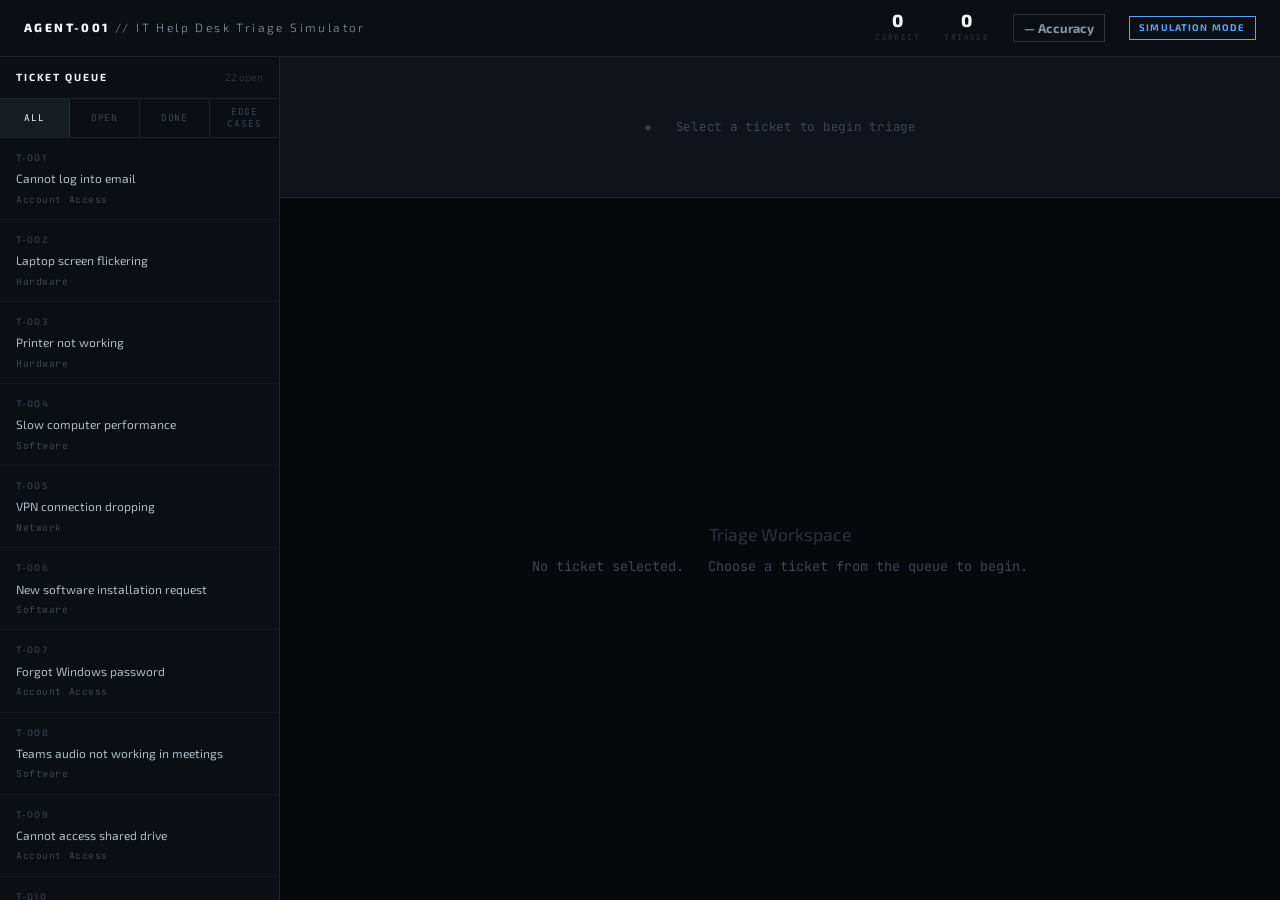
<file: triage-simulator.html>
<!DOCTYPE html>
<html lang="en">
<head>
<meta charset="UTF-8"/>
<meta name="viewport" content="width=device-width, initial-scale=1.0"/>
<title>AGENT-001 // IT Help Desk Triage Simulator</title>
<link rel="preconnect" href="https://fonts.googleapis.com">
<link href="https://fonts.googleapis.com/css2?family=Exo+2:wght@300;400;600;700;800&family=JetBrains+Mono:wght@300;400;500&display=swap" rel="stylesheet">
<style>
*,*::before,*::after{box-sizing:border-box;margin:0;padding:0}
html,body{height:100%}
:root{
  --void:#06080b;--abyss:#0b0e12;--deep:#10141a;--coal:#171c23;
  --gun:#1f252e;--steel:#2b3240;--dim:#3d4655;--mid:#5a6678;
  --silver:#8896a8;--mist:#b0bcc8;--fog:#cdd5de;--white:#f4f7fa;
  --b0:rgba(176,188,200,.06);--b1:rgba(176,188,200,.12);
  --b2:rgba(176,188,200,.22);--b3:rgba(176,188,200,.40);
  --green:#2ea043;--green-t:#0d2818;
  --yellow:#f0883e;--yellow-t:#2a1a08;
  --red:#da3633;--red-t:#2d0f0e;
  --blue:#58a6ff;--blue-t:#0d1f3c;
  --fh:'Exo 2',sans-serif;--fm:'JetBrains Mono',monospace;
}
body{background:var(--void);color:var(--mist);font-family:var(--fm);font-size:.85rem;line-height:1.6;display:flex;flex-direction:column;min-height:100vh;overflow-x:hidden}

/* ── HEADER ── */
header{background:var(--abyss);border-bottom:1px solid var(--b1);padding:.75rem 1.5rem;display:flex;align-items:center;justify-content:space-between;flex-shrink:0;position:sticky;top:0;z-index:100}
.hdr-left{display:flex;align-items:center;gap:1rem}
.agent-id{font-family:var(--fh);font-size:.75rem;font-weight:800;letter-spacing:.2em;color:var(--white)}
.agent-id span{color:var(--silver);font-weight:300}
.hdr-right{display:flex;align-items:center;gap:1.5rem}
.score-item{display:flex;flex-direction:column;align-items:center;gap:.1rem}
.score-num{font-family:var(--fh);font-size:1.1rem;font-weight:800;color:var(--white);line-height:1}
.score-lbl{font-size:.5rem;letter-spacing:.18em;text-transform:uppercase;color:var(--steel)}
.accuracy{font-family:var(--fh);font-size:.8rem;font-weight:700;padding:.2rem .6rem;border:1px solid var(--b2);color:var(--silver)}

/* ── LAYOUT ── */
.app{display:grid;grid-template-columns:280px 1fr;flex:1;min-height:0;height:calc(100vh - 53px)}

/* ── QUEUE PANEL ── */
.queue-panel{border-right:1px solid var(--b1);display:flex;flex-direction:column;overflow:hidden;background:var(--abyss)}
.queue-header{padding:.75rem 1rem;border-bottom:1px solid var(--b1);display:flex;align-items:center;justify-content:space-between;flex-shrink:0}
.queue-title{font-family:var(--fh);font-size:.65rem;font-weight:700;letter-spacing:.18em;text-transform:uppercase;color:var(--white)}
.queue-count{font-family:var(--fh);font-size:.65rem;color:var(--steel)}
.filters{display:flex;gap:0;border-bottom:1px solid var(--b1);flex-shrink:0}
.filter-btn{flex:1;padding:.45rem .5rem;font-family:var(--fm);font-size:.58rem;letter-spacing:.1em;text-transform:uppercase;color:var(--dim);background:transparent;border:none;border-right:1px solid var(--b1);cursor:pointer;transition:all .15s}
.filter-btn:last-child{border-right:none}
.filter-btn.active{color:var(--white);background:var(--coal)}
.filter-btn:hover:not(.active){color:var(--silver);background:var(--b0)}
.queue-list{overflow-y:auto;flex:1}
.ticket-item{padding:.75rem 1rem;border-bottom:1px solid var(--b0);cursor:pointer;transition:background .15s;display:flex;flex-direction:column;gap:.3rem}
.ticket-item:hover{background:var(--b0)}
.ticket-item.active{background:var(--coal);border-left:2px solid var(--silver)}
.ticket-item.done{opacity:.55}
.ti-top{display:flex;align-items:center;justify-content:space-between;gap:.5rem}
.ti-id{font-family:var(--fh);font-size:.6rem;font-weight:700;letter-spacing:.12em;color:var(--steel)}
.ti-badge{font-family:var(--fh);font-size:.48rem;font-weight:700;letter-spacing:.14em;text-transform:uppercase;padding:.15rem .4rem;border:1px solid currentColor}
.ti-title{font-size:.75rem;color:var(--mist);line-height:1.4;font-family:var(--fh)}
.ti-cat{font-size:.6rem;color:var(--dim);letter-spacing:.06em}
.badge-high{color:var(--red)}
.badge-medium{color:var(--yellow)}
.badge-low{color:var(--green)}
.badge-edge{color:var(--blue)}
.badge-done{color:var(--silver)}

/* ── MAIN AREA ── */
.main-area{display:flex;flex-direction:column;overflow:hidden}

/* ── TICKET DETAIL ── */
.ticket-detail{border-bottom:1px solid var(--b1);padding:1.25rem 1.5rem;flex-shrink:0;background:var(--deep)}
.detail-empty{color:var(--dim);font-size:.78rem;display:flex;align-items:center;justify-content:center;height:100px;letter-spacing:.06em}
.detail-header{display:flex;align-items:flex-start;justify-content:space-between;gap:1rem;margin-bottom:.75rem}
.detail-id{font-family:var(--fm);font-size:.6rem;letter-spacing:.2em;color:var(--steel)}
.detail-title{font-family:var(--fh);font-size:1rem;font-weight:700;color:var(--white);margin:.2rem 0 .5rem}
.detail-meta{display:flex;gap:1rem;font-size:.65rem;color:var(--silver)}
.detail-meta span b{color:var(--mist)}
.detail-body{font-size:.82rem;line-height:1.8;color:var(--silver);margin-top:.75rem;padding-top:.75rem;border-top:1px solid var(--b0)}
.edge-flag{display:inline-flex;align-items:center;gap:.4rem;font-family:var(--fh);font-size:.55rem;font-weight:700;letter-spacing:.16em;text-transform:uppercase;padding:.2rem .6rem;border:1px solid var(--blue);color:var(--blue);margin-top:.5rem}

/* ── TRIAGE WORKSPACE ── */
.triage-area{flex:1;overflow-y:auto;padding:1.25rem 1.5rem;display:flex;flex-direction:column;gap:1.25rem}
.triage-empty{display:flex;align-items:center;justify-content:center;flex:1;flex-direction:column;gap:.5rem;color:var(--dim)}
.triage-empty .big{font-family:var(--fh);font-size:1.1rem;color:var(--steel)}
.triage-section-title{font-family:var(--fh);font-size:.6rem;font-weight:700;letter-spacing:.2em;text-transform:uppercase;color:var(--steel);margin-bottom:.6rem}
.choice-grid{display:grid;grid-template-columns:repeat(3,1fr);gap:.5rem}
.choice-btn{padding:.6rem .75rem;background:var(--coal);border:1px solid var(--b1);color:var(--silver);font-family:var(--fh);font-size:.72rem;cursor:pointer;transition:all .15s;text-align:left}
.choice-btn:hover{border-color:var(--b3);color:var(--white);background:var(--gun)}
.choice-btn.selected{border-color:var(--silver);color:var(--white);background:var(--gun)}
.choice-btn.correct{border-color:var(--green);color:var(--green);background:var(--green-t)}
.choice-btn.wrong{border-color:var(--red);color:var(--red);background:var(--red-t)}
.escalate-row{display:flex;gap:.5rem}
.escalate-row .choice-btn{flex:1}
.submit-btn{padding:.75rem 1.5rem;background:var(--white);color:var(--void);font-family:var(--fh);font-size:.75rem;font-weight:700;letter-spacing:.1em;text-transform:uppercase;border:none;cursor:pointer;transition:opacity .2s;align-self:flex-start}
.submit-btn:hover{opacity:.85}
.submit-btn:disabled{opacity:.35;cursor:not-allowed}

/* ── RESULT PANEL ── */
.result-panel{background:var(--coal);border:1px solid var(--b1);padding:1.25rem}
.result-title{font-family:var(--fh);font-size:.65rem;font-weight:700;letter-spacing:.18em;text-transform:uppercase;color:var(--white);margin-bottom:1rem;padding-bottom:.6rem;border-bottom:1px solid var(--b0)}
.result-grid{display:grid;grid-template-columns:1fr 1fr;gap:.75rem;margin-bottom:1rem}
.result-item{display:flex;flex-direction:column;gap:.25rem}
.result-label{font-size:.58rem;letter-spacing:.14em;text-transform:uppercase;color:var(--steel)}
.result-yours{font-family:var(--fh);font-size:.8rem;color:var(--silver)}
.result-ai{font-family:var(--fh);font-size:.8rem;font-weight:700}
.result-match{color:var(--green)}
.result-miss{color:var(--red)}
.result-response{margin-top:.75rem;padding:.75rem;background:var(--deep);border-left:2px solid var(--b2);font-size:.78rem;line-height:1.8;color:var(--silver)}
.result-response strong{color:var(--white);display:block;margin-bottom:.35rem;font-family:var(--fh);font-size:.65rem;letter-spacing:.1em;text-transform:uppercase}
.next-btn{margin-top:.75rem;padding:.6rem 1.25rem;background:transparent;border:1px solid var(--b2);color:var(--silver);font-family:var(--fh);font-size:.7rem;font-weight:600;letter-spacing:.1em;text-transform:uppercase;cursor:pointer;transition:all .2s}
.next-btn:hover{border-color:var(--b3);color:var(--white);background:var(--gun)}

/* ── RESOLUTION NOTES ── */
.notes-area{width:100%;min-height:90px;background:var(--coal);border:1px solid var(--b1);color:var(--mist);font-family:var(--fm);font-size:.8rem;padding:.75rem;resize:vertical;line-height:1.7;transition:border-color .2s;outline:none}
.notes-area::placeholder{color:var(--dim)}
.notes-area:focus{border-color:var(--b3)}
.notes-area:disabled{opacity:.5;resize:none}
.notes-compare{display:grid;grid-template-columns:1fr 1fr;gap:.75rem;margin-top:.75rem}
.notes-col{display:flex;flex-direction:column;gap:.4rem}
.notes-col-title{font-family:var(--fh);font-size:.55rem;font-weight:700;letter-spacing:.18em;text-transform:uppercase;color:var(--steel);padding-bottom:.35rem;border-bottom:1px solid var(--b0)}
.notes-col-body{font-size:.78rem;line-height:1.8;color:var(--silver);padding:.6rem;background:var(--deep);border:1px solid var(--b0)}
.notes-col-body.yours{border-color:var(--b1)}
.notes-col-body.ai{border-color:var(--green);color:var(--mist)}
::-webkit-scrollbar{width:3px}
::-webkit-scrollbar-track{background:transparent}
::-webkit-scrollbar-thumb{background:var(--steel);border-radius:2px}

/* ── RESPONSIVE ── */
@media(max-width:700px){
  .app{grid-template-columns:1fr;height:auto}
  .queue-panel{height:300px}
  .main-area{min-height:500px}
  .hdr-right{gap:.75rem}
  .choice-grid{grid-template-columns:repeat(2,1fr)}
}
</style>
</head>
<body>

<!-- HEADER -->
<header>
  <div class="hdr-left">
    <div class="agent-id">AGENT-001 <span>// IT Help Desk Triage Simulator</span></div>
  </div>
  <div class="hdr-right">
    <div class="score-item">
      <div class="score-num" id="scoreCorrect">0</div>
      <div class="score-lbl">Correct</div>
    </div>
    <div class="score-item">
      <div class="score-num" id="scoreTotal">0</div>
      <div class="score-lbl">Triaged</div>
    </div>
    <div class="accuracy" id="scoreAccuracy">— Accuracy</div>
    <div class="score-item" style="font-family:var(--fh);font-size:.6rem;font-weight:700;letter-spacing:.12em;color:var(--blue);border:1px solid var(--blue);padding:.2rem .6rem">SIMULATION MODE</div>
  </div>
</header>

<!-- APP -->
<div class="app">

  <!-- QUEUE PANEL -->
  <aside class="queue-panel">
    <div class="queue-header">
      <span class="queue-title">Ticket Queue</span>
      <span class="queue-count" id="queueCount">22 open</span>
    </div>
    <div class="filters">
      <button class="filter-btn active" data-filter="all">All</button>
      <button class="filter-btn" data-filter="open">Open</button>
      <button class="filter-btn" data-filter="done">Done</button>
      <button class="filter-btn" data-filter="edge">Edge cases</button>
    </div>
    <div class="queue-list" id="queueList"></div>
  </aside>

  <!-- MAIN -->
  <main class="main-area">

    <!-- TICKET DETAIL -->
    <div class="ticket-detail" id="ticketDetail">
      <div class="detail-empty">◈ &nbsp; Select a ticket to begin triage</div>
    </div>

    <!-- TRIAGE WORKSPACE -->
    <div class="triage-area" id="triageArea">
      <div class="triage-empty">
        <div class="big">Triage Workspace</div>
        <div>No ticket selected. &nbsp; Choose a ticket from the queue to begin.</div>
      </div>
    </div>

  </main>
</div>

<script>
// ── TICKET DATA ──────────────────────────────────────────────────────
const TICKETS = [
  // STANDARD TICKETS
  {id:'T-001',title:'Cannot log into email',cat:'Account Access',priority:'High',escalate:false,edge:false,
   body:'User reports being locked out of their Outlook account since this morning. They have tried resetting their password twice but keep getting an error saying their account is temporarily suspended.',
   response:'Thank you for reaching out. Your account has been temporarily locked due to multiple failed login attempts — this is an automatic security measure. I have initiated an account unlock which will take effect within 15 minutes. Please do not attempt to log in during this time. If you are still unable to access your account after 15 minutes, please call the help desk directly.'},
  {id:'T-002',title:'Laptop screen flickering',cat:'Hardware',priority:'Medium',escalate:false,edge:false,
   body:'My laptop screen has been flickering for the past two days. It happens randomly and sometimes the screen goes black for a few seconds before coming back. The laptop is about 3 years old.',
   response:'I have logged your hardware issue. Screen flickering on a 3-year-old device often indicates a loose display cable or failing backlight. Please bring your laptop to the IT office for an in-person assessment. In the meantime, connecting an external monitor will allow you to continue working without interruption.'},
  {id:'T-003',title:'Printer not working',cat:'Hardware',priority:'Low',escalate:false,edge:false,
   body:'The shared printer on the 3rd floor has not been printing since yesterday afternoon. Multiple users are affected.',
   response:'Thank you for reporting this. A shared printer affecting multiple users has been escalated to our hardware team. A technician will be dispatched to the 3rd floor within the hour. In the meantime, please use the printer on the 2nd floor as an alternative.'},
  {id:'T-004',title:'Slow computer performance',cat:'Software',priority:'Low',escalate:false,edge:false,
   body:'My computer has been running very slowly for the past week. It takes several minutes to open applications and sometimes freezes completely.',
   response:'I have logged your performance issue. Slow performance is often caused by insufficient disk space, background processes, or outdated drivers. I will remotely schedule a maintenance session for your machine tonight to run cleanup tools, clear temp files, and check for updates. You will receive a confirmation once the session is complete.'},
  {id:'T-005',title:'VPN connection dropping',cat:'Network',priority:'High',escalate:false,edge:false,
   body:'My VPN keeps disconnecting every 10-15 minutes when I am working from home. This is preventing me from accessing internal systems and is severely impacting my work.',
   response:'I understand this is significantly impacting your productivity. VPN instability of this pattern often points to a timeout configuration or a local network conflict. I am pushing updated VPN client settings to your device now. Please reconnect after 5 minutes. If the issue persists, I will escalate to our network team for a direct session.'},
  {id:'T-006',title:'New software installation request',cat:'Software',priority:'Low',escalate:true,edge:false,
   body:'I need Adobe Acrobat Pro installed on my machine for a project. My manager has approved this.',
   response:'Thank you for your request. Software installation requests require formal approval from your manager through the IT request portal. Please have your manager submit a formal software request at [portal link]. Once approved, installation will be completed within 24 hours.'},
  {id:'T-007',title:'Forgot Windows password',cat:'Account Access',priority:'High',escalate:false,edge:false,
   body:'I have forgotten my Windows login password and cannot get into my computer. I need this resolved urgently as I have a meeting in an hour.',
   response:'I have verified your identity through secondary authentication. A temporary password reset link has been sent to your recovery email. Please use it within the next 30 minutes. Once logged in, you will be prompted to create a new password. If you do not have access to your recovery email, please call the help desk immediately for emergency identity verification.'},
  {id:'T-008',title:'Teams audio not working in meetings',cat:'Software',priority:'Medium',escalate:false,edge:false,
   body:'I cannot hear others in Microsoft Teams meetings and they cannot hear me. My microphone and speakers work fine with other applications.',
   response:'This is a known issue with certain Teams client versions and audio driver combinations. I will push a Teams client update and audio driver refresh to your machine now. Please restart Teams and your audio devices after the update completes in approximately 5 minutes. If the issue persists, please rejoin your next meeting using the phone dial-in option provided in the meeting invite.'},
  {id:'T-009',title:'Cannot access shared drive',cat:'Account Access',priority:'Medium',escalate:false,edge:false,
   body:'I cannot access the Marketing shared drive that I have always been able to access. I am getting a permissions error.',
   response:'Permissions errors on shared drives typically result from a group membership change or account update. I have checked your account and your Marketing drive access appears to have been removed during last week\'s quarterly permission review. I am submitting a re-authorization request to your manager for approval. You will receive access confirmation within 4 business hours.'},
  {id:'T-010',title:'Email attachments not sending',cat:'Software',priority:'Medium',escalate:false,edge:false,
   body:'When I try to send emails with attachments larger than 5MB they fail. I receive an error that says delivery failed. This has been an issue for the past week.',
   response:'Your mail server has a 10MB attachment size limit and attachments over 5MB may be triggering a secondary filtering rule. I have adjusted your outbound mail settings to allow attachments up to 10MB. Please use our internal file sharing platform for files larger than 10MB. The adjustment will take effect within 15 minutes.'},
  {id:'T-011',title:'Keyboard not responding',cat:'Hardware',priority:'Medium',escalate:false,edge:false,
   body:'My keyboard stopped working this morning. Some keys work but others do not respond at all. I have already tried restarting my computer.',
   response:'A partially unresponsive keyboard after restart indicates a hardware failure rather than a driver issue. I will arrange a keyboard replacement to be delivered to your desk within the next 2 hours. In the meantime, you can connect to your machine remotely from another device using Remote Desktop, or use the on-screen keyboard by pressing Windows + U.'},
  {id:'T-012',title:'Need access to HR system',cat:'Account Access',priority:'Low',escalate:true,edge:false,
   body:'I am a new employee who started this week and I still have not been set up with access to the HR system. My onboarding checklist says this should have been done on day one.',
   response:'Welcome to the team! New employee system access is provisioned through HR and typically processes within 48 hours of your start date. I can see your provisioning request is in the queue. If you have not received access by end of business today, please have your manager contact HR directly to escalate the provisioning request.'},
  {id:'T-013',title:'Monitor not displaying correctly',cat:'Hardware',priority:'Low',escalate:false,edge:false,
   body:'My second monitor is showing incorrect colors — everything looks washed out and the contrast is off. It was working fine until I installed a graphics driver update last week.',
   response:'Driver updates sometimes reset display profiles. I will remotely roll back the graphics driver update and reinstall the previous stable version on your machine tonight. Please restart your computer tomorrow morning. If you need an immediate fix, right-click the desktop and select Display Settings, then adjust the color profile for your second monitor.'},
  {id:'T-014',title:'Internet connection intermittent',cat:'Network',priority:'High',escalate:false,edge:false,
   body:'My internet connection at my workstation keeps dropping every few minutes. Other people nearby do not seem to be having the same issue.',
   response:'Intermittent connection affecting a single workstation points to a failing network cable or port issue rather than a broader network problem. I have flagged your wall port for inspection. Please try moving your ethernet cable to the adjacent port as a temporary fix. A network technician will visit your workstation within 2 hours to diagnose and replace the cable or port as needed.'},
  {id:'T-015',title:'Application keeps crashing',cat:'Software',priority:'Medium',escalate:false,edge:false,
   body:'The CRM application crashes every time I try to run the quarterly sales report. This has been happening for three days and is blocking my ability to complete my month-end reporting.',
   response:'CRM report crashes on a specific report often indicate a data corruption issue or memory constraint. I have escalated this to the CRM application team with your report parameters. As a workaround, try running the report in smaller date ranges. The application team will contact you within 4 hours with a resolution or further instructions.'},
  {id:'T-016',title:'Cannot print from Mac',cat:'Hardware',priority:'Low',escalate:false,edge:false,
   body:'I recently got a new Mac laptop and I cannot get it to connect to the office printers. My previous Windows laptop worked fine.',
   response:'Mac printer setup requires a different driver package than Windows. I am sending you the Mac printer setup guide and will remotely install the correct printer drivers on your machine. Please connect to the VPN and I will complete the configuration within 30 minutes.'},
  {id:'T-017',title:'Two-factor authentication not working',cat:'Account Access',priority:'High',escalate:false,edge:false,
   body:'My authenticator app codes are not working when I try to log in. I am getting an invalid code error every time even though I just registered the app last week.',
   response:'Authenticator code failures are often caused by a time sync issue between your phone and the authentication server. Please open your authenticator app settings and manually trigger a time sync. If the issue persists, I will generate a bypass code and re-register your authenticator — please call the help desk to complete this process as it requires identity verification for security purposes.'},
  {id:'T-018',title:'Webcam not recognized',cat:'Hardware',priority:'Low',escalate:false,edge:false,
   body:'My USB webcam is not being recognized by my computer. Device Manager shows an unknown device with an error. I need this working for video calls.',
   response:'Unknown device errors for USB webcams typically indicate a missing or corrupted driver. I am remotely pushing the correct webcam driver to your machine now. Please unplug and replug the webcam after the driver installation completes in approximately 3 minutes. If it still does not appear, try a different USB port.'},

  // EDGE CASES
  {id:'T-019',title:'Colleague accessing my files',cat:'Security',priority:'High',escalate:true,edge:true,
   body:'I noticed that a colleague has been accessing files in my personal project folder on the shared drive. I did not give them permission and I am not sure how long this has been happening. I am not sure if I should report this or just change my permissions.',
   response:'This requires immediate escalation to the Security team. Unauthorized access to files — even between colleagues — is a potential security incident regardless of intent. I have opened a formal security incident ticket on your behalf. The Security team will contact you within 1 hour. Do not change any permissions or confront your colleague before speaking with Security, as doing so could interfere with the investigation.'},
  {id:'T-020',title:'Password reset for a colleague',cat:'Account Access',priority:'High',escalate:true,edge:true,
   body:'Hi, I am calling on behalf of my colleague Sarah. She is traveling and cannot access her email and asked me to call IT to reset her password. Can you reset it and give it to me so I can send it to her?',
   response:'For security and compliance reasons, password resets cannot be completed on behalf of another employee regardless of circumstances. This policy exists to protect against social engineering attacks. Sarah must contact the IT help desk directly using her registered phone number or recovery email for identity verification. If she does not have access to these recovery methods, she will need to contact IT through her manager with formal verification.'},
  {id:'T-021',title:'Computer running unusually hot',cat:'Hardware',priority:'Medium',escalate:true,edge:true,
   body:'My laptop has been running very hot lately and the fan is constantly running at maximum speed. It is also running slower than usual. I dropped it last month but it seemed fine after that.',
   response:'A laptop running hot with constant fan activity following a physical drop is a potential safety concern — damaged internal components can cause overheating that may lead to battery swelling or fire risk. Please stop using the device immediately and bring it to IT for physical inspection. Do not leave the device unattended while powered on or charging until it has been cleared. A loaner device will be provided.'},
  {id:'T-022',title:'Cannot find files after system update',cat:'Software',priority:'High',escalate:true,edge:true,
   body:'After the system update last night all of my files and desktop icons are gone. My Documents folder is empty. I had months of work saved locally and it is all gone. I am panicking.',
   response:'I understand this is extremely stressful. The good news is that files are rarely permanently deleted by a system update — they are most often relocated or hidden. I am immediately escalating this to our data recovery team. Do not save any new files or install any applications until the recovery team has assessed your drive, as new data could overwrite recoverable files. The recovery team will contact you within 30 minutes. In future, please save all work to the network shared drive or OneDrive to prevent data loss from local system events.'},
];

// ── STATE ──────────────────────────────────────────────────────────────
let state = {
  selected: null,
  filter: 'all',
  results: {}, // ticketId -> { cat, priority, escalate, correct }
  choices: { cat: null, priority: null, escalate: null },
  submitted: false,
};

// ── DOM REFS ────────────────────────────────────────────────────────────
const queueList     = document.getElementById('queueList');
const ticketDetail  = document.getElementById('ticketDetail');
const triageArea    = document.getElementById('triageArea');
const scoreCorrect  = document.getElementById('scoreCorrect');
const scoreTotal    = document.getElementById('scoreTotal');
const scoreAccuracy = document.getElementById('scoreAccuracy');
const queueCount    = document.getElementById('queueCount');

// ── CATEGORIES ──────────────────────────────────────────────────────────
const CATEGORIES = ['Account Access','Hardware','Network','Software','Security'];
const PRIORITIES = ['Low','Medium','High'];

// ── RENDER QUEUE ────────────────────────────────────────────────────────
function renderQueue() {
  const visible = TICKETS.filter(t => {
    if (state.filter === 'open')  return !state.results[t.id];
    if (state.filter === 'done')  return  state.results[t.id];
    if (state.filter === 'edge')  return  t.edge;
    return true;
  });
  queueList.innerHTML = visible.map(t => {
    const done = state.results[t.id];
    const active = state.selected === t.id ? ' active' : '';
    const doneClass = done ? ' done' : '';
    const badgeClass = t.edge ? 'badge-edge' : '';
    const badgeText  = t.edge ? 'EDGE' : '';
    return `<div class="ticket-item${active}${doneClass}" data-id="${t.id}">
      <div class="ti-top">
        <span class="ti-id">${t.id}</span>
        ${t.edge ? `<span class="ti-badge badge-edge">EDGE</span>` : ''}
      </div>
      <div class="ti-title">${t.title}</div>
      <div class="ti-cat">${t.cat}</div>
    </div>`;
  }).join('');

  const open = TICKETS.filter(t => !state.results[t.id]).length;
  queueCount.textContent = `${open} open`;

  queueList.querySelectorAll('.ticket-item').forEach(el => {
    el.addEventListener('click', () => selectTicket(el.dataset.id));
  });
}

// ── SELECT TICKET ────────────────────────────────────────────────────────
function selectTicket(id) {
  state.selected = id;
  state.choices = { cat: null, priority: null, escalate: null, notes: '' };
  state.submitted = false;
  renderQueue();
  renderDetail();
  renderTriage();
}

// ── RENDER DETAIL ────────────────────────────────────────────────────────
function renderDetail() {
  if (!state.selected) {
    ticketDetail.innerHTML = '<div class="detail-empty">◈ &nbsp; Select a ticket to begin triage</div>';
    return;
  }
  const t = TICKETS.find(x => x.id === state.selected);
  ticketDetail.innerHTML = `
    <div class="detail-id">${t.id} &nbsp;·&nbsp; ${t.cat}</div>
    <div class="detail-title">${t.title}</div>
    <div class="detail-meta">
      <span><b>Reported:</b> Today, ${randomTime()}</span>
      <span><b>User:</b> ${randomUser()}</span>
      <span><b>Department:</b> ${randomDept()}</span>
    </div>
    <div class="detail-body">${t.body}</div>
    ${t.edge ? '<div class="edge-flag">⚠ Edge Case — Use careful judgment</div>' : ''}
  `;
}

// ── RENDER TRIAGE ────────────────────────────────────────────────────────
function renderTriage() {
  if (!state.selected) {
    triageArea.innerHTML = `<div class="triage-empty"><div class="big">Triage Workspace</div><div>No ticket selected. &nbsp; Choose a ticket from the queue to begin.</div></div>`;
    return;
  }
  const t    = TICKETS.find(x => x.id === state.selected);
  const done = state.results[t.id];
  const submitted = done || state.submitted;

  const catBtns = CATEGORIES.map(c => {
    let cls = 'choice-btn';
    if (submitted) {
      if (c === t.cat && state.choices.cat === c) cls += ' correct';
      else if (c === t.cat)                        cls += ' correct';
      else if (c === state.choices.cat)            cls += ' wrong';
    } else if (state.choices.cat === c)            cls += ' selected';
    return `<button class="${cls}" data-type="cat" data-val="${c}">${c}</button>`;
  }).join('');

  const prioBtns = PRIORITIES.map(p => {
    let cls = 'choice-btn';
    if (submitted) {
      if (p === t.priority && state.choices.priority === p) cls += ' correct';
      else if (p === t.priority)                             cls += ' correct';
      else if (p === state.choices.priority)                 cls += ' wrong';
    } else if (state.choices.priority === p)                cls += ' selected';
    return `<button class="${cls}" data-type="priority" data-val="${p}">${p}</button>`;
  }).join('');

  const escBtns = ['Escalate','Do Not Escalate'].map(e => {
    const val = e === 'Escalate';
    let cls = 'choice-btn';
    if (submitted) {
      if (val === t.escalate && state.choices.escalate === val) cls += ' correct';
      else if (val === t.escalate)                               cls += ' correct';
      else if (state.choices.escalate === val)                   cls += ' wrong';
    } else if (state.choices.escalate === val)                  cls += ' selected';
    return `<button class="${cls}" data-type="escalate" data-val="${val}">${e}</button>`;
  }).join('');

  const canSubmit = state.choices.cat && state.choices.priority && state.choices.escalate !== null && state.choices.notes && state.choices.notes.trim().length > 10;

  let resultHTML = '';
  if (submitted && done) {
    const r = done;
    const catMatch  = r.cat      === t.cat;
    const prioMatch = r.priority === t.priority;
    const escMatch  = r.escalate === t.escalate;
    resultHTML = `
      <div class="result-panel">
        <div class="result-title">// AI Agent Triage Result</div>
        <div class="result-grid">
          <div class="result-item">
            <div class="result-label">Category</div>
            <div class="result-yours">You: ${r.cat}</div>
            <div class="result-ai ${catMatch ? 'result-match' : 'result-miss'}">AI: ${t.cat} ${catMatch ? '✓' : '✗'}</div>
          </div>
          <div class="result-item">
            <div class="result-label">Priority</div>
            <div class="result-yours">You: ${r.priority}</div>
            <div class="result-ai ${prioMatch ? 'result-match' : 'result-miss'}">AI: ${t.priority} ${prioMatch ? '✓' : '✗'}</div>
          </div>
          <div class="result-item">
            <div class="result-label">Escalation</div>
            <div class="result-yours">You: ${r.escalate ? 'Escalate' : 'Do Not Escalate'}</div>
            <div class="result-ai ${escMatch ? 'result-match' : 'result-miss'}">AI: ${t.escalate ? 'Escalate' : 'Do Not Escalate'} ${escMatch ? '✓' : '✗'}</div>
          </div>
        </div>
        <div class="notes-compare">
          <div class="notes-col">
            <div class="notes-col-title">// Your Resolution Notes</div>
            <div class="notes-col-body yours">${r.notes || '<em style="color:var(--dim)">No notes provided</em>'}</div>
          </div>
          <div class="notes-col">
            <div class="notes-col-title">// AI Recommended Response</div>
            <div class="notes-col-body ai">${t.response}</div>
          </div>
        </div>
        <button class="next-btn" id="nextBtn">Next Ticket →</button>
      </div>`;
  }

  triageArea.innerHTML = `
    <div>
      <div class="triage-section-title">Step 1 — Select Category</div>
      <div class="choice-grid">${catBtns}</div>
    </div>
    <div>
      <div class="triage-section-title">Step 2 — Assign Priority</div>
      <div class="choice-grid" style="grid-template-columns:repeat(3,1fr)">${prioBtns}</div>
    </div>
    <div>
      <div class="triage-section-title">Step 3 — Escalation Decision</div>
      <div class="escalate-row">${escBtns}</div>
    </div>
    <div>
      <div class="triage-section-title">Step 4 — Resolution Notes</div>
      <textarea class="notes-area" id="notesInput" placeholder="Describe what you would do to resolve this ticket. What steps would you take? What would you communicate to the user?" ${submitted ? 'disabled' : ''}>${submitted && done ? done.notes : (state.choices.notes || '')}</textarea>
      <div style="font-size:.62rem;color:var(--dim);margin-top:.35rem">Minimum 10 characters required before submitting</div>
    </div>
    ${!submitted ? `<button class="submit-btn" id="submitBtn" ${canSubmit ? '' : 'disabled'}>Submit Triage Decision</button>` : ''}
    ${resultHTML}
  `;

    // Bind choice buttons
  if (!submitted) {
    triageArea.querySelectorAll('.choice-btn').forEach(btn => {
      btn.addEventListener('click', () => {
        const type = btn.dataset.type;
        const val  = type === 'escalate' ? btn.dataset.val === 'true' : btn.dataset.val;
        state.choices[type] = val;
        renderTriage();
        // Restore notes after re-render
        const ni = document.getElementById('notesInput');
        if (ni) ni.value = state.choices.notes || '';
      });
    });
    // Notes input listener
    const notesInput = document.getElementById('notesInput');
    if (notesInput) {
      notesInput.addEventListener('input', () => {
        state.choices.notes = notesInput.value;
        const submitBtn = document.getElementById('submitBtn');
        if (submitBtn) {
          const canSub = state.choices.cat && state.choices.priority &&
                         state.choices.escalate !== null &&
                         state.choices.notes.trim().length > 10;
          submitBtn.disabled = !canSub;
        }
      });
    }
    const submitBtn = document.getElementById('submitBtn');
    if (submitBtn) submitBtn.addEventListener('click', submitTriage);
  }

  const nextBtn = document.getElementById('nextBtn');
  if (nextBtn) nextBtn.addEventListener('click', nextTicket);
}

// ── SUBMIT ────────────────────────────────────────────────────────────────
function submitTriage() {
  const t = TICKETS.find(x => x.id === state.selected);
  // Capture latest notes value
  const notesInput = document.getElementById('notesInput');
  if (notesInput) state.choices.notes = notesInput.value;
  const catOk   = state.choices.cat      === t.cat;
  const prioOk  = state.choices.priority === t.priority;
  const escOk   = state.choices.escalate === t.escalate;
  const correct = catOk && prioOk && escOk;

  state.results[t.id] = {
    cat:      state.choices.cat,
    priority: state.choices.priority,
    escalate: state.choices.escalate,
    notes:    state.choices.notes,
    correct,
  };
  state.submitted = true;
  updateScore();
  renderQueue();
  renderTriage();
}

// ── NEXT TICKET ──────────────────────────────────────────────────────────
function nextTicket() {
  const open = TICKETS.filter(t => !state.results[t.id]);
  if (open.length > 0) selectTicket(open[0].id);
  else {
    state.selected = null;
    renderQueue();
    renderDetail();
    triageArea.innerHTML = `<div class="triage-empty"><div class="big" style="color:var(--white)">All tickets triaged!</div><div>Final accuracy: ${scoreAccuracy.textContent}</div></div>`;
  }
}

// ── SCORE ────────────────────────────────────────────────────────────────
function updateScore() {
  const total   = Object.keys(state.results).length;
  const correct = Object.values(state.results).filter(r => r.correct).length;
  const pct     = total > 0 ? Math.round((correct / total) * 100) : 0;
  scoreCorrect.textContent  = correct;
  scoreTotal.textContent    = total;
  scoreAccuracy.textContent = total > 0 ? `${pct}% Accuracy` : '— Accuracy';
}

// ── HELPERS ──────────────────────────────────────────────────────────────
function randomTime() {
  const h = Math.floor(Math.random()*8)+8;
  const m = String(Math.floor(Math.random()*60)).padStart(2,'0');
  return `${h}:${m} ${h < 12 ? 'AM' : 'PM'}`;
}
const USERS   = ['J. Martinez','A. Thompson','R. Patel','S. Johnson','M. Chen','D. Williams','K. Brown','L. Davis'];
const DEPTS   = ['Sales','Marketing','Operations','Finance','HR','Engineering','Legal'];
function randomUser() { return USERS[Math.floor(Math.random()*USERS.length)]; }
function randomDept() { return DEPTS[Math.floor(Math.random()*DEPTS.length)]; }

// ── FILTERS ──────────────────────────────────────────────────────────────
document.querySelectorAll('.filter-btn').forEach(btn => {
  btn.addEventListener('click', () => {
    state.filter = btn.dataset.filter;
    document.querySelectorAll('.filter-btn').forEach(b => b.classList.remove('active'));
    btn.classList.add('active');
    renderQueue();
  });
});

// ── INIT ──────────────────────────────────────────────────────────────────
renderQueue();
renderDetail();
renderTriage();
</script>
</body>
</html>
</file>
